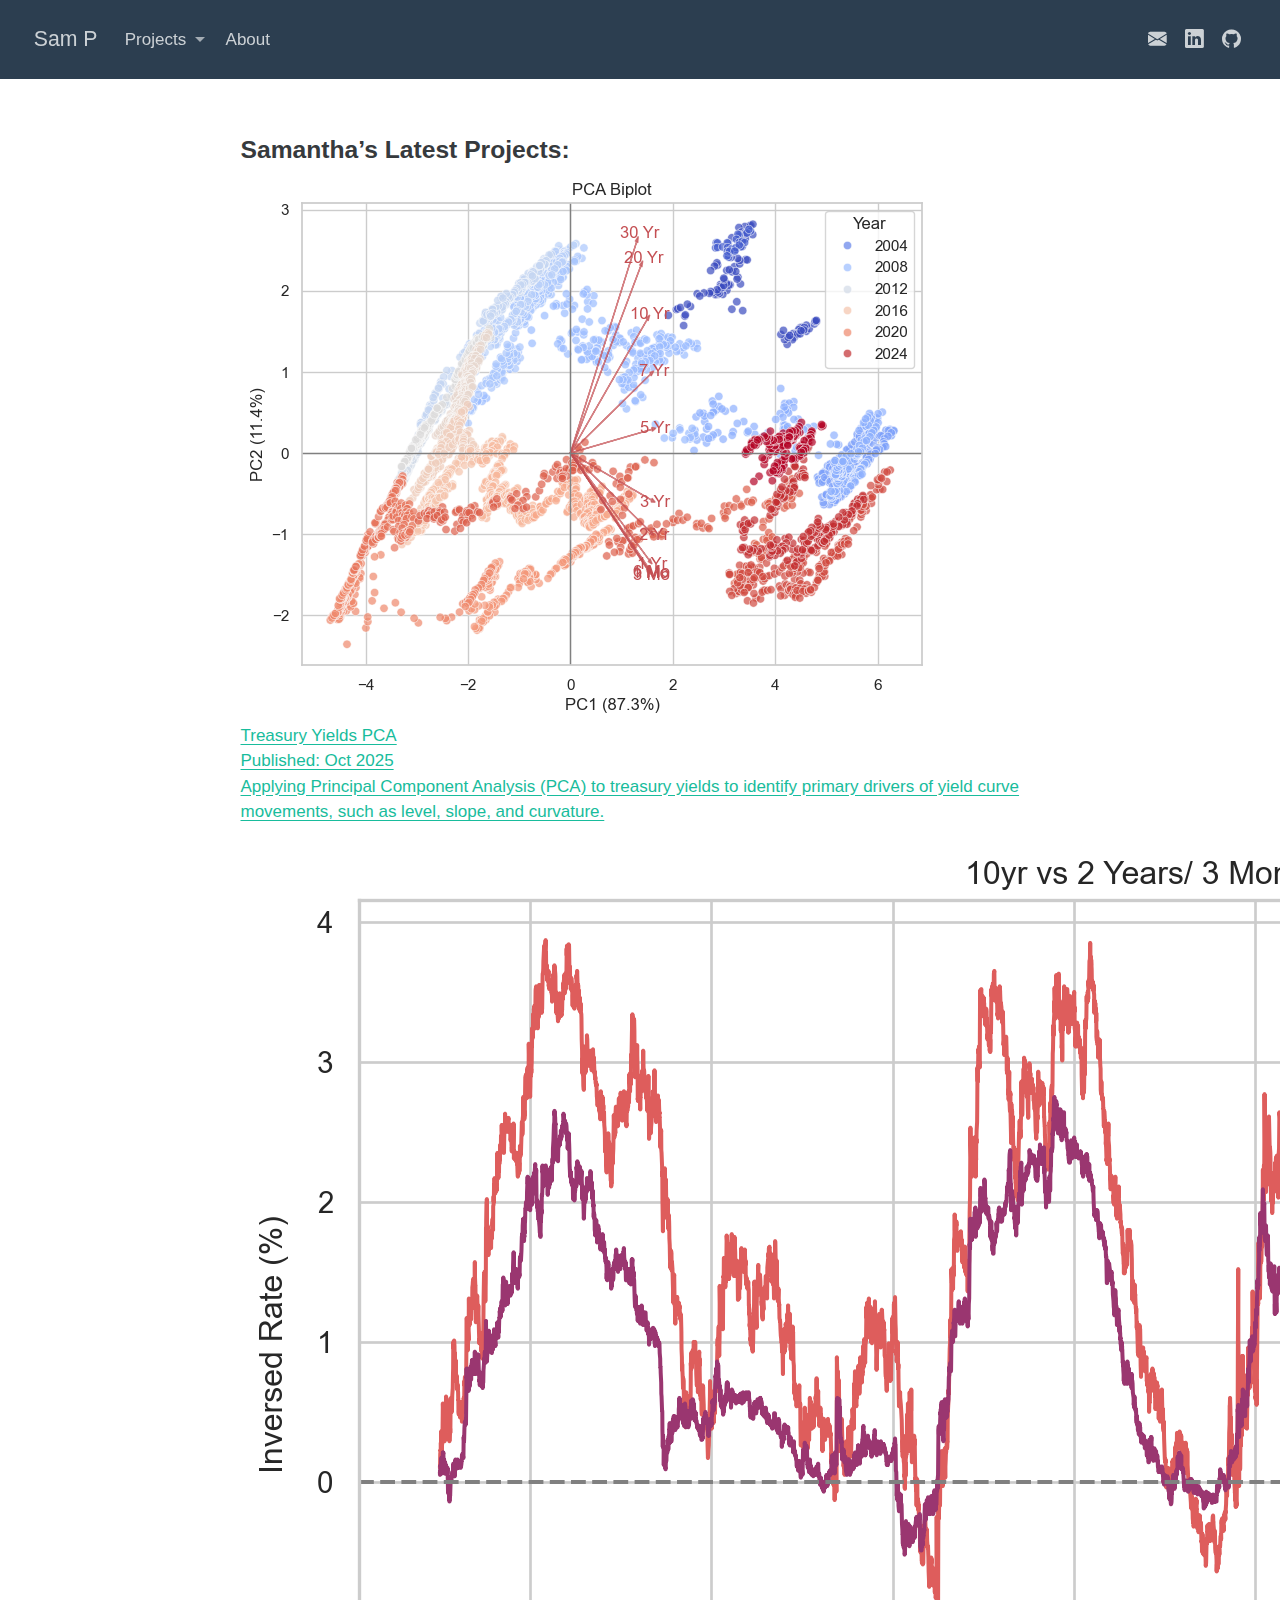
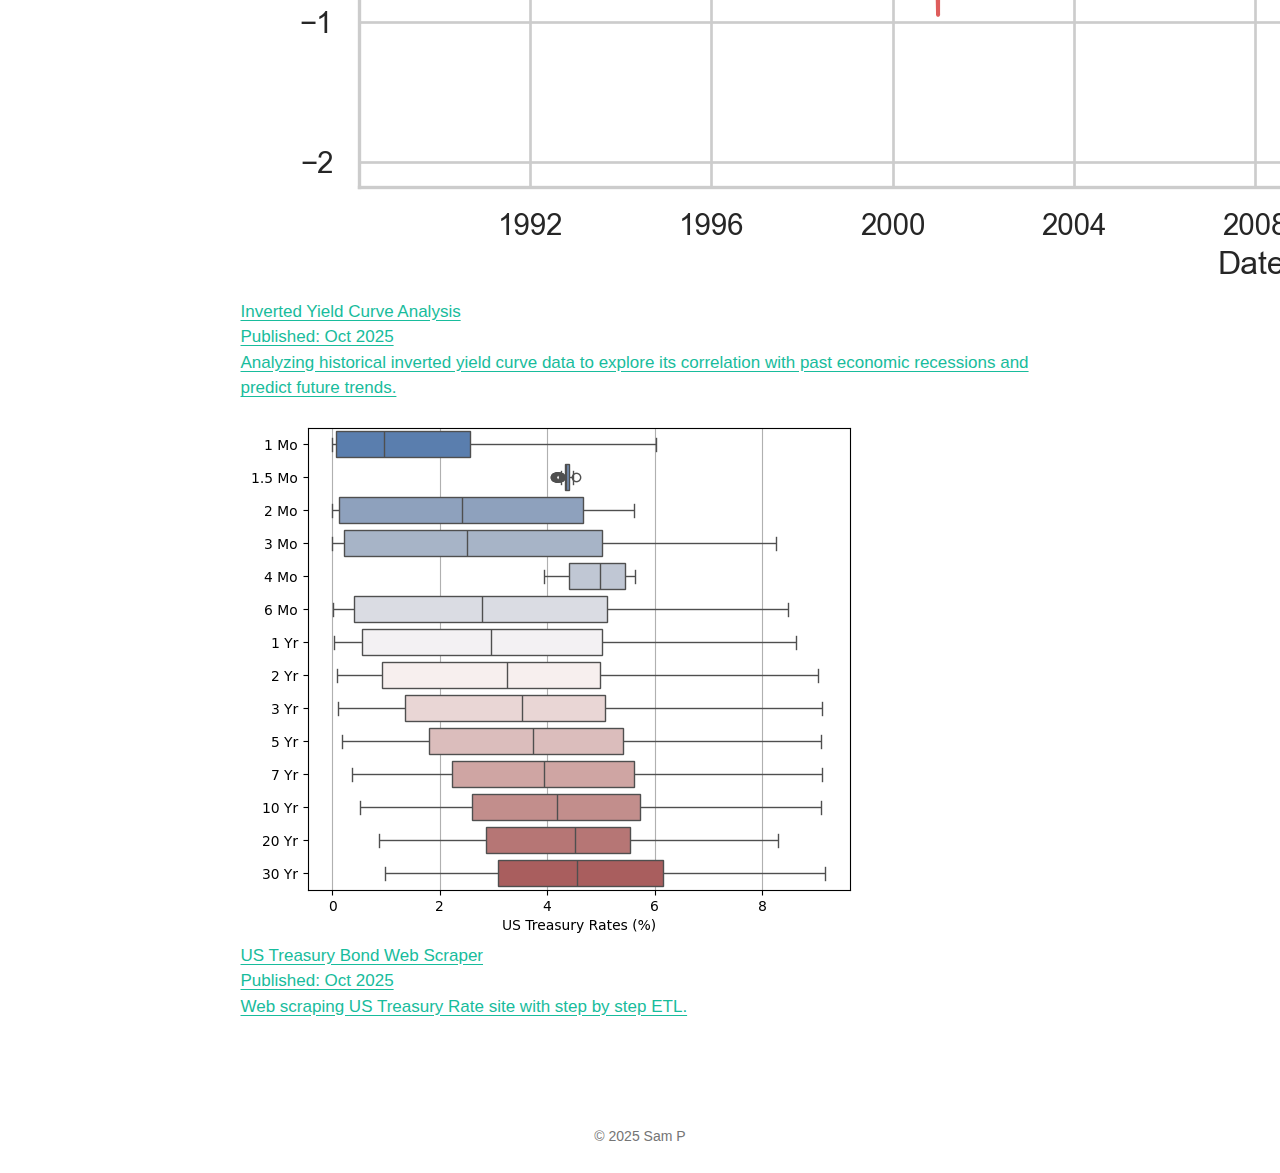
<file: docs/index.html>
<!DOCTYPE html>
<html xmlns="http://www.w3.org/1999/xhtml" lang="en" xml:lang="en"><head>

<meta charset="utf-8">
<meta name="generator" content="quarto-1.8.24">

<meta name="viewport" content="width=device-width, initial-scale=1.0, user-scalable=yes">


<title>Sam P</title>
<style>
code{white-space: pre-wrap;}
span.smallcaps{font-variant: small-caps;}
div.columns{display: flex; gap: min(4vw, 1.5em);}
div.column{flex: auto; overflow-x: auto;}
div.hanging-indent{margin-left: 1.5em; text-indent: -1.5em;}
ul.task-list{list-style: none;}
ul.task-list li input[type="checkbox"] {
  width: 0.8em;
  margin: 0 0.8em 0.2em -1em; /* quarto-specific, see https://github.com/quarto-dev/quarto-cli/issues/4556 */ 
  vertical-align: middle;
}
</style>


<script src="site_libs/quarto-nav/quarto-nav.js"></script>
<script src="site_libs/quarto-nav/headroom.min.js"></script>
<script src="site_libs/clipboard/clipboard.min.js"></script>
<script src="site_libs/quarto-search/autocomplete.umd.js"></script>
<script src="site_libs/quarto-search/fuse.min.js"></script>
<script src="site_libs/quarto-search/quarto-search.js"></script>
<meta name="quarto:offset" content="./">
<script src="site_libs/quarto-html/quarto.js" type="module"></script>
<script src="site_libs/quarto-html/tabsets/tabsets.js" type="module"></script>
<script src="site_libs/quarto-html/axe/axe-check.js" type="module"></script>
<script src="site_libs/quarto-html/popper.min.js"></script>
<script src="site_libs/quarto-html/tippy.umd.min.js"></script>
<script src="site_libs/quarto-html/anchor.min.js"></script>
<link href="site_libs/quarto-html/tippy.css" rel="stylesheet">
<link href="site_libs/quarto-html/quarto-syntax-highlighting-dc55a5b9e770e841cd82e46aadbfb9b0.css" rel="stylesheet" id="quarto-text-highlighting-styles">
<script src="site_libs/bootstrap/bootstrap.min.js"></script>
<link href="site_libs/bootstrap/bootstrap-icons.css" rel="stylesheet">
<link href="site_libs/bootstrap/bootstrap-ffa9a6279353761231ec249df0a7fdd3.min.css" rel="stylesheet" append-hash="true" id="quarto-bootstrap" data-mode="light">
<script id="quarto-search-options" type="application/json">{
  "location": "navbar",
  "copy-button": false,
  "collapse-after": 3,
  "panel-placement": "end",
  "type": "overlay",
  "limit": 50,
  "keyboard-shortcut": [
    "f",
    "/",
    "s"
  ],
  "show-item-context": false,
  "language": {
    "search-no-results-text": "No results",
    "search-matching-documents-text": "matching documents",
    "search-copy-link-title": "Copy link to search",
    "search-hide-matches-text": "Hide additional matches",
    "search-more-match-text": "more match in this document",
    "search-more-matches-text": "more matches in this document",
    "search-clear-button-title": "Clear",
    "search-text-placeholder": "",
    "search-detached-cancel-button-title": "Cancel",
    "search-submit-button-title": "Submit",
    "search-label": "Search"
  }
}</script>


<link rel="stylesheet" href="styles.css">
</head>

<body class="nav-fixed fullcontent quarto-light">

<div id="quarto-search-results"></div>
  <header id="quarto-header" class="headroom fixed-top">
    <nav class="navbar navbar-expand-lg " data-bs-theme="dark">
      <div class="navbar-container container-fluid">
      <div class="navbar-brand-container mx-auto">
    <a href="./index.html" class="navbar-brand navbar-brand-logo">
    </a>
    <a class="navbar-brand" href="./index.html">
    <span class="navbar-title">Sam P</span>
    </a>
  </div>
          <button class="navbar-toggler" type="button" data-bs-toggle="collapse" data-bs-target="#navbarCollapse" aria-controls="navbarCollapse" role="menu" aria-expanded="false" aria-label="Toggle navigation" onclick="if (window.quartoToggleHeadroom) { window.quartoToggleHeadroom(); }">
  <span class="navbar-toggler-icon"></span>
</button>
          <div class="collapse navbar-collapse" id="navbarCollapse">
            <ul class="navbar-nav navbar-nav-scroll me-auto">
  <li class="nav-item dropdown ">
    <a class="nav-link dropdown-toggle" href="#" id="nav-menu-projects" role="link" data-bs-toggle="dropdown" aria-expanded="false">
 <span class="menu-text">Projects</span>
    </a>
    <ul class="dropdown-menu" aria-labelledby="nav-menu-projects">    
        <li>
    <a class="dropdown-item" href="./webScraper.html">
 <span class="dropdown-text">US Treasury Bond Web Scraper</span></a>
  </li>  
        <li>
    <a class="dropdown-item" href="./invertedYieldCurve.html">
 <span class="dropdown-text">Inverted Yield Curve Analysis</span></a>
  </li>  
        <li>
    <a class="dropdown-item" href="./PCA.html">
 <span class="dropdown-text">Treasury Yields PCA</span></a>
  </li>  
    </ul>
  </li>
  <li class="nav-item">
    <a class="nav-link" href="./about.html"> 
<span class="menu-text">About</span></a>
  </li>  
</ul>
            <ul class="navbar-nav navbar-nav-scroll ms-auto">
  <li class="nav-item compact">
    <a class="nav-link" href="mailto:theflow365@emailhub.kr"> <i class="bi bi-envelope-fill" role="img">
</i> 
<span class="menu-text"></span></a>
  </li>  
  <li class="nav-item compact">
    <a class="nav-link" href="https://www.linkedin.com/in/samantha-p5221/" target="_blank"> <i class="bi bi-linkedin" role="img">
</i> 
<span class="menu-text"></span></a>
  </li>  
  <li class="nav-item compact">
    <a class="nav-link" href="https://github.com/Pylon521/" target="_blank"> <i class="bi bi-github" role="img">
</i> 
<span class="menu-text"></span></a>
  </li>  
</ul>
          </div> <!-- /navcollapse -->
            <div class="quarto-navbar-tools">
</div>
      </div> <!-- /container-fluid -->
    </nav>
</header>
<!-- content -->
<div id="quarto-content" class="quarto-container page-columns page-rows-contents page-layout-article page-navbar">
<!-- sidebar -->
<!-- margin-sidebar -->
    
<!-- main -->
<main class="content" id="quarto-document-content"><header id="title-block-header" class="quarto-title-block"></header>




<!-- --- 
title: "Home"
--- -->
<!-- See [Projects](analysis.qmd) tab for latest work. -->
<!-- #### Area of Interest -->
<section id="samanthas-latest-projects" class="level3">
<h3 class="anchored" data-anchor-id="samanthas-latest-projects">Samantha’s Latest Projects:</h3>
<div class="project-list">
<a href="./PCA.html" class="project-item"> <img src="media/cell-9-output-1.png" alt="PCA of Treasury Yields project image">
<div class="project-content">
<div class="project-title">
Treasury Yields PCA
</div>
<div class="project-date">
Published: Oct 2025
</div>
<div class="project-summary">
Applying Principal Component Analysis (PCA) to treasury yields to identify primary drivers of yield curve movements, such as level, slope, and curvature.
</div>
</div>
</a><p><a href="./PCA.html" class="project-item"></a></p>
<a href="./invertedYieldCurve.html" class="project-item"> <img src="media/cell-3-output-1.png" alt="Inverted Yield Curve Analysis project image">
<div class="project-content">
<div class="project-title">
Inverted Yield Curve Analysis
</div>
<div class="project-date">
Published: Oct 2025
</div>
<div class="project-summary">
Analyzing historical inverted yield curve data to explore its correlation with past economic recessions and predict future trends.
</div>
</div>
</a><p><a href="./invertedYieldCurve.html" class="project-item"></a></p>
<a href="./webScraper.html" class="project-item"> <img src="media/cell-4-output-1.png" alt="US Treasury Bond Web Scraper project image">
<div class="project-content">
<div class="project-title">
US Treasury Bond Web Scraper
</div>
<div class="project-date">
Published: Oct 2025
</div>
<div class="project-summary">
Web scraping US Treasury Rate site with step by step ETL.
</div>
</div>
</a><p><a href="./webScraper.html" class="project-item"></a></p>
</div>


</section>

</main> <!-- /main -->
<script id="quarto-html-after-body" type="application/javascript">
  window.document.addEventListener("DOMContentLoaded", function (event) {
    const icon = "";
    const anchorJS = new window.AnchorJS();
    anchorJS.options = {
      placement: 'right',
      icon: icon
    };
    anchorJS.add('.anchored');
    const isCodeAnnotation = (el) => {
      for (const clz of el.classList) {
        if (clz.startsWith('code-annotation-')) {                     
          return true;
        }
      }
      return false;
    }
    const onCopySuccess = function(e) {
      // button target
      const button = e.trigger;
      // don't keep focus
      button.blur();
      // flash "checked"
      button.classList.add('code-copy-button-checked');
      var currentTitle = button.getAttribute("title");
      button.setAttribute("title", "Copied!");
      let tooltip;
      if (window.bootstrap) {
        button.setAttribute("data-bs-toggle", "tooltip");
        button.setAttribute("data-bs-placement", "left");
        button.setAttribute("data-bs-title", "Copied!");
        tooltip = new bootstrap.Tooltip(button, 
          { trigger: "manual", 
            customClass: "code-copy-button-tooltip",
            offset: [0, -8]});
        tooltip.show();    
      }
      setTimeout(function() {
        if (tooltip) {
          tooltip.hide();
          button.removeAttribute("data-bs-title");
          button.removeAttribute("data-bs-toggle");
          button.removeAttribute("data-bs-placement");
        }
        button.setAttribute("title", currentTitle);
        button.classList.remove('code-copy-button-checked');
      }, 1000);
      // clear code selection
      e.clearSelection();
    }
    const getTextToCopy = function(trigger) {
      const outerScaffold = trigger.parentElement.cloneNode(true);
      const codeEl = outerScaffold.querySelector('code');
      for (const childEl of codeEl.children) {
        if (isCodeAnnotation(childEl)) {
          childEl.remove();
        }
      }
      return codeEl.innerText;
    }
    const clipboard = new window.ClipboardJS('.code-copy-button:not([data-in-quarto-modal])', {
      text: getTextToCopy
    });
    clipboard.on('success', onCopySuccess);
    if (window.document.getElementById('quarto-embedded-source-code-modal')) {
      const clipboardModal = new window.ClipboardJS('.code-copy-button[data-in-quarto-modal]', {
        text: getTextToCopy,
        container: window.document.getElementById('quarto-embedded-source-code-modal')
      });
      clipboardModal.on('success', onCopySuccess);
    }
      var localhostRegex = new RegExp(/^(?:http|https):\/\/localhost\:?[0-9]*\//);
      var mailtoRegex = new RegExp(/^mailto:/);
        var filterRegex = new RegExp('/' + window.location.host + '/');
      var isInternal = (href) => {
          return filterRegex.test(href) || localhostRegex.test(href) || mailtoRegex.test(href);
      }
      // Inspect non-navigation links and adorn them if external
     var links = window.document.querySelectorAll('a[href]:not(.nav-link):not(.navbar-brand):not(.toc-action):not(.sidebar-link):not(.sidebar-item-toggle):not(.pagination-link):not(.no-external):not([aria-hidden]):not(.dropdown-item):not(.quarto-navigation-tool):not(.about-link)');
      for (var i=0; i<links.length; i++) {
        const link = links[i];
        if (!isInternal(link.href)) {
          // undo the damage that might have been done by quarto-nav.js in the case of
          // links that we want to consider external
          if (link.dataset.originalHref !== undefined) {
            link.href = link.dataset.originalHref;
          }
        }
      }
    function tippyHover(el, contentFn, onTriggerFn, onUntriggerFn) {
      const config = {
        allowHTML: true,
        maxWidth: 500,
        delay: 100,
        arrow: false,
        appendTo: function(el) {
            return el.parentElement;
        },
        interactive: true,
        interactiveBorder: 10,
        theme: 'quarto',
        placement: 'bottom-start',
      };
      if (contentFn) {
        config.content = contentFn;
      }
      if (onTriggerFn) {
        config.onTrigger = onTriggerFn;
      }
      if (onUntriggerFn) {
        config.onUntrigger = onUntriggerFn;
      }
      window.tippy(el, config); 
    }
    const noterefs = window.document.querySelectorAll('a[role="doc-noteref"]');
    for (var i=0; i<noterefs.length; i++) {
      const ref = noterefs[i];
      tippyHover(ref, function() {
        // use id or data attribute instead here
        let href = ref.getAttribute('data-footnote-href') || ref.getAttribute('href');
        try { href = new URL(href).hash; } catch {}
        const id = href.replace(/^#\/?/, "");
        const note = window.document.getElementById(id);
        if (note) {
          return note.innerHTML;
        } else {
          return "";
        }
      });
    }
    const xrefs = window.document.querySelectorAll('a.quarto-xref');
    const processXRef = (id, note) => {
      // Strip column container classes
      const stripColumnClz = (el) => {
        el.classList.remove("page-full", "page-columns");
        if (el.children) {
          for (const child of el.children) {
            stripColumnClz(child);
          }
        }
      }
      stripColumnClz(note)
      if (id === null || id.startsWith('sec-')) {
        // Special case sections, only their first couple elements
        const container = document.createElement("div");
        if (note.children && note.children.length > 2) {
          container.appendChild(note.children[0].cloneNode(true));
          for (let i = 1; i < note.children.length; i++) {
            const child = note.children[i];
            if (child.tagName === "P" && child.innerText === "") {
              continue;
            } else {
              container.appendChild(child.cloneNode(true));
              break;
            }
          }
          if (window.Quarto?.typesetMath) {
            window.Quarto.typesetMath(container);
          }
          return container.innerHTML
        } else {
          if (window.Quarto?.typesetMath) {
            window.Quarto.typesetMath(note);
          }
          return note.innerHTML;
        }
      } else {
        // Remove any anchor links if they are present
        const anchorLink = note.querySelector('a.anchorjs-link');
        if (anchorLink) {
          anchorLink.remove();
        }
        if (window.Quarto?.typesetMath) {
          window.Quarto.typesetMath(note);
        }
        if (note.classList.contains("callout")) {
          return note.outerHTML;
        } else {
          return note.innerHTML;
        }
      }
    }
    for (var i=0; i<xrefs.length; i++) {
      const xref = xrefs[i];
      tippyHover(xref, undefined, function(instance) {
        instance.disable();
        let url = xref.getAttribute('href');
        let hash = undefined; 
        if (url.startsWith('#')) {
          hash = url;
        } else {
          try { hash = new URL(url).hash; } catch {}
        }
        if (hash) {
          const id = hash.replace(/^#\/?/, "");
          const note = window.document.getElementById(id);
          if (note !== null) {
            try {
              const html = processXRef(id, note.cloneNode(true));
              instance.setContent(html);
            } finally {
              instance.enable();
              instance.show();
            }
          } else {
            // See if we can fetch this
            fetch(url.split('#')[0])
            .then(res => res.text())
            .then(html => {
              const parser = new DOMParser();
              const htmlDoc = parser.parseFromString(html, "text/html");
              const note = htmlDoc.getElementById(id);
              if (note !== null) {
                const html = processXRef(id, note);
                instance.setContent(html);
              } 
            }).finally(() => {
              instance.enable();
              instance.show();
            });
          }
        } else {
          // See if we can fetch a full url (with no hash to target)
          // This is a special case and we should probably do some content thinning / targeting
          fetch(url)
          .then(res => res.text())
          .then(html => {
            const parser = new DOMParser();
            const htmlDoc = parser.parseFromString(html, "text/html");
            const note = htmlDoc.querySelector('main.content');
            if (note !== null) {
              // This should only happen for chapter cross references
              // (since there is no id in the URL)
              // remove the first header
              if (note.children.length > 0 && note.children[0].tagName === "HEADER") {
                note.children[0].remove();
              }
              const html = processXRef(null, note);
              instance.setContent(html);
            } 
          }).finally(() => {
            instance.enable();
            instance.show();
          });
        }
      }, function(instance) {
      });
    }
        let selectedAnnoteEl;
        const selectorForAnnotation = ( cell, annotation) => {
          let cellAttr = 'data-code-cell="' + cell + '"';
          let lineAttr = 'data-code-annotation="' +  annotation + '"';
          const selector = 'span[' + cellAttr + '][' + lineAttr + ']';
          return selector;
        }
        const selectCodeLines = (annoteEl) => {
          const doc = window.document;
          const targetCell = annoteEl.getAttribute("data-target-cell");
          const targetAnnotation = annoteEl.getAttribute("data-target-annotation");
          const annoteSpan = window.document.querySelector(selectorForAnnotation(targetCell, targetAnnotation));
          const lines = annoteSpan.getAttribute("data-code-lines").split(",");
          const lineIds = lines.map((line) => {
            return targetCell + "-" + line;
          })
          let top = null;
          let height = null;
          let parent = null;
          if (lineIds.length > 0) {
              //compute the position of the single el (top and bottom and make a div)
              const el = window.document.getElementById(lineIds[0]);
              top = el.offsetTop;
              height = el.offsetHeight;
              parent = el.parentElement.parentElement;
            if (lineIds.length > 1) {
              const lastEl = window.document.getElementById(lineIds[lineIds.length - 1]);
              const bottom = lastEl.offsetTop + lastEl.offsetHeight;
              height = bottom - top;
            }
            if (top !== null && height !== null && parent !== null) {
              // cook up a div (if necessary) and position it 
              let div = window.document.getElementById("code-annotation-line-highlight");
              if (div === null) {
                div = window.document.createElement("div");
                div.setAttribute("id", "code-annotation-line-highlight");
                div.style.position = 'absolute';
                parent.appendChild(div);
              }
              div.style.top = top - 2 + "px";
              div.style.height = height + 4 + "px";
              div.style.left = 0;
              let gutterDiv = window.document.getElementById("code-annotation-line-highlight-gutter");
              if (gutterDiv === null) {
                gutterDiv = window.document.createElement("div");
                gutterDiv.setAttribute("id", "code-annotation-line-highlight-gutter");
                gutterDiv.style.position = 'absolute';
                const codeCell = window.document.getElementById(targetCell);
                const gutter = codeCell.querySelector('.code-annotation-gutter');
                gutter.appendChild(gutterDiv);
              }
              gutterDiv.style.top = top - 2 + "px";
              gutterDiv.style.height = height + 4 + "px";
            }
            selectedAnnoteEl = annoteEl;
          }
        };
        const unselectCodeLines = () => {
          const elementsIds = ["code-annotation-line-highlight", "code-annotation-line-highlight-gutter"];
          elementsIds.forEach((elId) => {
            const div = window.document.getElementById(elId);
            if (div) {
              div.remove();
            }
          });
          selectedAnnoteEl = undefined;
        };
          // Handle positioning of the toggle
      window.addEventListener(
        "resize",
        throttle(() => {
          elRect = undefined;
          if (selectedAnnoteEl) {
            selectCodeLines(selectedAnnoteEl);
          }
        }, 10)
      );
      function throttle(fn, ms) {
      let throttle = false;
      let timer;
        return (...args) => {
          if(!throttle) { // first call gets through
              fn.apply(this, args);
              throttle = true;
          } else { // all the others get throttled
              if(timer) clearTimeout(timer); // cancel #2
              timer = setTimeout(() => {
                fn.apply(this, args);
                timer = throttle = false;
              }, ms);
          }
        };
      }
        // Attach click handler to the DT
        const annoteDls = window.document.querySelectorAll('dt[data-target-cell]');
        for (const annoteDlNode of annoteDls) {
          annoteDlNode.addEventListener('click', (event) => {
            const clickedEl = event.target;
            if (clickedEl !== selectedAnnoteEl) {
              unselectCodeLines();
              const activeEl = window.document.querySelector('dt[data-target-cell].code-annotation-active');
              if (activeEl) {
                activeEl.classList.remove('code-annotation-active');
              }
              selectCodeLines(clickedEl);
              clickedEl.classList.add('code-annotation-active');
            } else {
              // Unselect the line
              unselectCodeLines();
              clickedEl.classList.remove('code-annotation-active');
            }
          });
        }
    const findCites = (el) => {
      const parentEl = el.parentElement;
      if (parentEl) {
        const cites = parentEl.dataset.cites;
        if (cites) {
          return {
            el,
            cites: cites.split(' ')
          };
        } else {
          return findCites(el.parentElement)
        }
      } else {
        return undefined;
      }
    };
    var bibliorefs = window.document.querySelectorAll('a[role="doc-biblioref"]');
    for (var i=0; i<bibliorefs.length; i++) {
      const ref = bibliorefs[i];
      const citeInfo = findCites(ref);
      if (citeInfo) {
        tippyHover(citeInfo.el, function() {
          var popup = window.document.createElement('div');
          citeInfo.cites.forEach(function(cite) {
            var citeDiv = window.document.createElement('div');
            citeDiv.classList.add('hanging-indent');
            citeDiv.classList.add('csl-entry');
            var biblioDiv = window.document.getElementById('ref-' + cite);
            if (biblioDiv) {
              citeDiv.innerHTML = biblioDiv.innerHTML;
            }
            popup.appendChild(citeDiv);
          });
          return popup.innerHTML;
        });
      }
    }
  });
  </script>
</div> <!-- /content -->
<footer class="footer">
  <div class="nav-footer">
    <div class="nav-footer-left">
      &nbsp;
    </div>   
    <div class="nav-footer-center">
      <ul class="footer-items list-unstyled">
    <li class="nav-item">
 © 2025 Sam P
  </li>  
</ul>
    </div>
    <div class="nav-footer-right">
      &nbsp;
    </div>
  </div>
</footer>




</body></html>
</file>
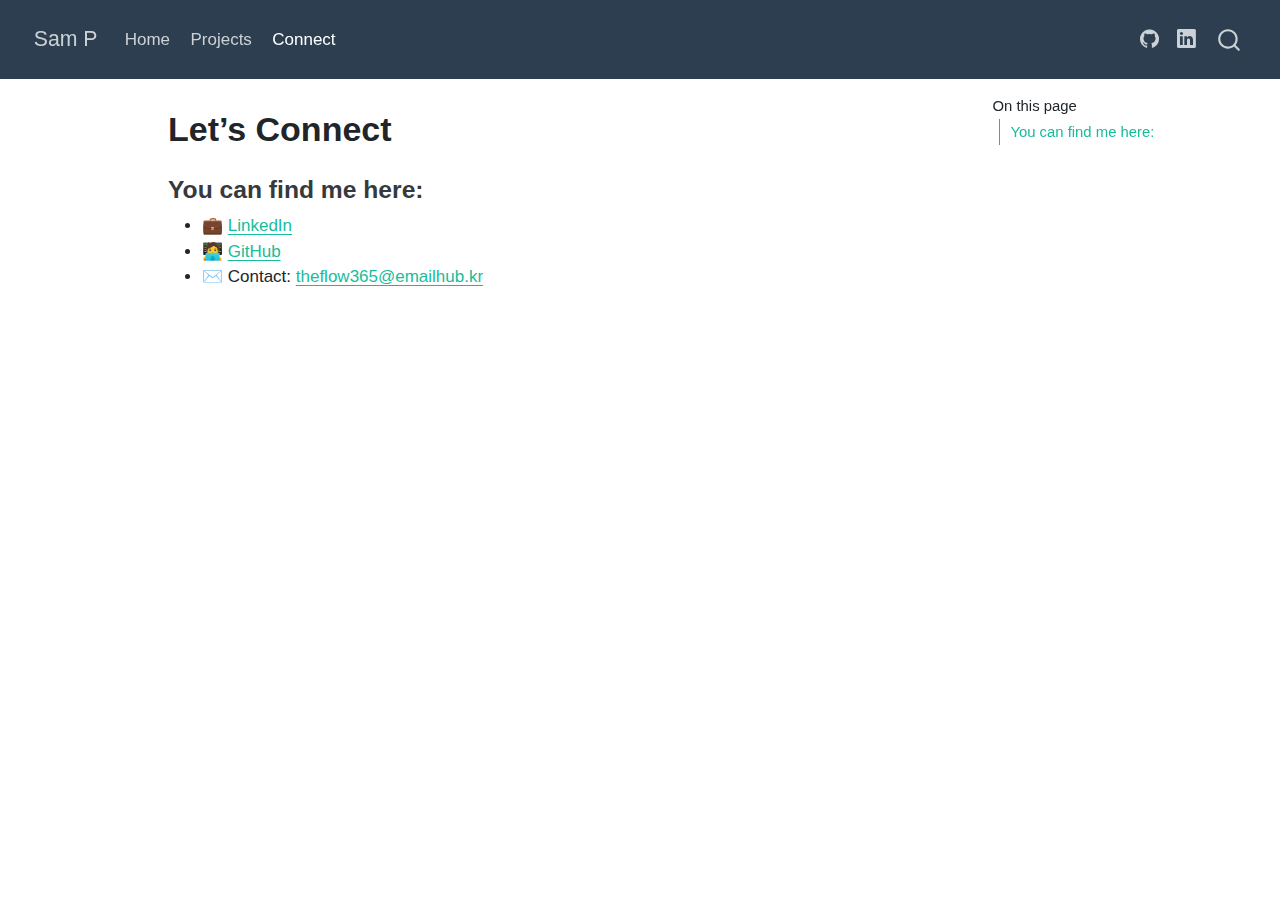
<file: docs/about.html>
<!DOCTYPE html>
<html xmlns="http://www.w3.org/1999/xhtml" lang="en" xml:lang="en"><head>

<meta charset="utf-8">
<meta name="generator" content="quarto-1.8.24">

<meta name="viewport" content="width=device-width, initial-scale=1.0, user-scalable=yes">


<title>Let’s Connect – Sam P</title>
<style>
code{white-space: pre-wrap;}
span.smallcaps{font-variant: small-caps;}
div.columns{display: flex; gap: min(4vw, 1.5em);}
div.column{flex: auto; overflow-x: auto;}
div.hanging-indent{margin-left: 1.5em; text-indent: -1.5em;}
ul.task-list{list-style: none;}
ul.task-list li input[type="checkbox"] {
  width: 0.8em;
  margin: 0 0.8em 0.2em -1em; /* quarto-specific, see https://github.com/quarto-dev/quarto-cli/issues/4556 */ 
  vertical-align: middle;
}
</style>


<script src="site_libs/quarto-nav/quarto-nav.js"></script>
<script src="site_libs/quarto-nav/headroom.min.js"></script>
<script src="site_libs/clipboard/clipboard.min.js"></script>
<script src="site_libs/quarto-search/autocomplete.umd.js"></script>
<script src="site_libs/quarto-search/fuse.min.js"></script>
<script src="site_libs/quarto-search/quarto-search.js"></script>
<meta name="quarto:offset" content="./">
<script src="site_libs/quarto-html/quarto.js" type="module"></script>
<script src="site_libs/quarto-html/tabsets/tabsets.js" type="module"></script>
<script src="site_libs/quarto-html/axe/axe-check.js" type="module"></script>
<script src="site_libs/quarto-html/popper.min.js"></script>
<script src="site_libs/quarto-html/tippy.umd.min.js"></script>
<script src="site_libs/quarto-html/anchor.min.js"></script>
<link href="site_libs/quarto-html/tippy.css" rel="stylesheet">
<link href="site_libs/quarto-html/quarto-syntax-highlighting-dc55a5b9e770e841cd82e46aadbfb9b0.css" rel="stylesheet" id="quarto-text-highlighting-styles">
<script src="site_libs/bootstrap/bootstrap.min.js"></script>
<link href="site_libs/bootstrap/bootstrap-icons.css" rel="stylesheet">
<link href="site_libs/bootstrap/bootstrap-ffa9a6279353761231ec249df0a7fdd3.min.css" rel="stylesheet" append-hash="true" id="quarto-bootstrap" data-mode="light">
<script id="quarto-search-options" type="application/json">{
  "location": "navbar",
  "copy-button": false,
  "collapse-after": 3,
  "panel-placement": "end",
  "type": "overlay",
  "limit": 50,
  "keyboard-shortcut": [
    "f",
    "/",
    "s"
  ],
  "show-item-context": false,
  "language": {
    "search-no-results-text": "No results",
    "search-matching-documents-text": "matching documents",
    "search-copy-link-title": "Copy link to search",
    "search-hide-matches-text": "Hide additional matches",
    "search-more-match-text": "more match in this document",
    "search-more-matches-text": "more matches in this document",
    "search-clear-button-title": "Clear",
    "search-text-placeholder": "",
    "search-detached-cancel-button-title": "Cancel",
    "search-submit-button-title": "Submit",
    "search-label": "Search"
  }
}</script>


<link rel="stylesheet" href="styles.css">
</head>

<body class="nav-fixed quarto-light">

<div id="quarto-search-results"></div>
  <header id="quarto-header" class="headroom fixed-top">
    <nav class="navbar navbar-expand-lg " data-bs-theme="dark">
      <div class="navbar-container container-fluid">
      <div class="navbar-brand-container mx-auto">
    <a href="./index.html" class="navbar-brand navbar-brand-logo">
    </a>
    <a class="navbar-brand" href="./index.html">
    <span class="navbar-title">Sam P</span>
    </a>
  </div>
            <div id="quarto-search" class="" title="Search"></div>
          <button class="navbar-toggler" type="button" data-bs-toggle="collapse" data-bs-target="#navbarCollapse" aria-controls="navbarCollapse" role="menu" aria-expanded="false" aria-label="Toggle navigation" onclick="if (window.quartoToggleHeadroom) { window.quartoToggleHeadroom(); }">
  <span class="navbar-toggler-icon"></span>
</button>
          <div class="collapse navbar-collapse" id="navbarCollapse">
            <ul class="navbar-nav navbar-nav-scroll me-auto">
  <li class="nav-item">
    <a class="nav-link" href="./index.html"> 
<span class="menu-text">Home</span></a>
  </li>  
  <li class="nav-item">
    <a class="nav-link" href="./analysis.html"> 
<span class="menu-text">Projects</span></a>
  </li>  
  <li class="nav-item">
    <a class="nav-link active" href="./about.html" aria-current="page"> 
<span class="menu-text">Connect</span></a>
  </li>  
</ul>
            <ul class="navbar-nav navbar-nav-scroll ms-auto">
  <li class="nav-item compact">
    <a class="nav-link" href="https://github.com/Pylon521/" target="_blank"> <i class="bi bi-github" role="img">
</i> 
<span class="menu-text"></span></a>
  </li>  
  <li class="nav-item compact">
    <a class="nav-link" href="https://www.linkedin.com/in/samantha-p5221/" target="_blank"> <i class="bi bi-linkedin" role="img">
</i> 
<span class="menu-text"></span></a>
  </li>  
</ul>
          </div> <!-- /navcollapse -->
            <div class="quarto-navbar-tools">
</div>
      </div> <!-- /container-fluid -->
    </nav>
</header>
<!-- content -->
<div id="quarto-content" class="quarto-container page-columns page-rows-contents page-layout-article page-navbar">
<!-- sidebar -->
<!-- margin-sidebar -->
    <div id="quarto-margin-sidebar" class="sidebar margin-sidebar">
        <nav id="TOC" role="doc-toc" class="toc-active">
    <h2 id="toc-title">On this page</h2>
   
  <ul>
  <li><a href="#you-can-find-me-here" id="toc-you-can-find-me-here" class="nav-link active" data-scroll-target="#you-can-find-me-here">You can find me here:</a></li>
  </ul>
</nav>
    </div>
<!-- main -->
<main class="content" id="quarto-document-content">

<header id="title-block-header" class="quarto-title-block default">
<div class="quarto-title">
<h1 class="title">Let’s Connect</h1>
</div>



<div class="quarto-title-meta">

    
  
    
  </div>
  


</header>


<section id="you-can-find-me-here" class="level3">
<h3 class="anchored" data-anchor-id="you-can-find-me-here">You can find me here:</h3>
<ul>
<li>💼 <a href="https://www.linkedin.com/in/yourprofile/">LinkedIn</a></li>
<li>🧑‍💻 <a href="https://github.com/yourusername">GitHub</a> <!-- - 😎 [Instagram](https://www.instagram.com/365bench/) --></li>
<li>✉️ Contact: <a href="mailto:theflow365@emailhub.kr">theflow365@emailhub.kr</a></li>
</ul>


</section>

</main> <!-- /main -->
<script id="quarto-html-after-body" type="application/javascript">
  window.document.addEventListener("DOMContentLoaded", function (event) {
    const icon = "";
    const anchorJS = new window.AnchorJS();
    anchorJS.options = {
      placement: 'right',
      icon: icon
    };
    anchorJS.add('.anchored');
    const isCodeAnnotation = (el) => {
      for (const clz of el.classList) {
        if (clz.startsWith('code-annotation-')) {                     
          return true;
        }
      }
      return false;
    }
    const onCopySuccess = function(e) {
      // button target
      const button = e.trigger;
      // don't keep focus
      button.blur();
      // flash "checked"
      button.classList.add('code-copy-button-checked');
      var currentTitle = button.getAttribute("title");
      button.setAttribute("title", "Copied!");
      let tooltip;
      if (window.bootstrap) {
        button.setAttribute("data-bs-toggle", "tooltip");
        button.setAttribute("data-bs-placement", "left");
        button.setAttribute("data-bs-title", "Copied!");
        tooltip = new bootstrap.Tooltip(button, 
          { trigger: "manual", 
            customClass: "code-copy-button-tooltip",
            offset: [0, -8]});
        tooltip.show();    
      }
      setTimeout(function() {
        if (tooltip) {
          tooltip.hide();
          button.removeAttribute("data-bs-title");
          button.removeAttribute("data-bs-toggle");
          button.removeAttribute("data-bs-placement");
        }
        button.setAttribute("title", currentTitle);
        button.classList.remove('code-copy-button-checked');
      }, 1000);
      // clear code selection
      e.clearSelection();
    }
    const getTextToCopy = function(trigger) {
      const outerScaffold = trigger.parentElement.cloneNode(true);
      const codeEl = outerScaffold.querySelector('code');
      for (const childEl of codeEl.children) {
        if (isCodeAnnotation(childEl)) {
          childEl.remove();
        }
      }
      return codeEl.innerText;
    }
    const clipboard = new window.ClipboardJS('.code-copy-button:not([data-in-quarto-modal])', {
      text: getTextToCopy
    });
    clipboard.on('success', onCopySuccess);
    if (window.document.getElementById('quarto-embedded-source-code-modal')) {
      const clipboardModal = new window.ClipboardJS('.code-copy-button[data-in-quarto-modal]', {
        text: getTextToCopy,
        container: window.document.getElementById('quarto-embedded-source-code-modal')
      });
      clipboardModal.on('success', onCopySuccess);
    }
      var localhostRegex = new RegExp(/^(?:http|https):\/\/localhost\:?[0-9]*\//);
      var mailtoRegex = new RegExp(/^mailto:/);
        var filterRegex = new RegExp('/' + window.location.host + '/');
      var isInternal = (href) => {
          return filterRegex.test(href) || localhostRegex.test(href) || mailtoRegex.test(href);
      }
      // Inspect non-navigation links and adorn them if external
     var links = window.document.querySelectorAll('a[href]:not(.nav-link):not(.navbar-brand):not(.toc-action):not(.sidebar-link):not(.sidebar-item-toggle):not(.pagination-link):not(.no-external):not([aria-hidden]):not(.dropdown-item):not(.quarto-navigation-tool):not(.about-link)');
      for (var i=0; i<links.length; i++) {
        const link = links[i];
        if (!isInternal(link.href)) {
          // undo the damage that might have been done by quarto-nav.js in the case of
          // links that we want to consider external
          if (link.dataset.originalHref !== undefined) {
            link.href = link.dataset.originalHref;
          }
        }
      }
    function tippyHover(el, contentFn, onTriggerFn, onUntriggerFn) {
      const config = {
        allowHTML: true,
        maxWidth: 500,
        delay: 100,
        arrow: false,
        appendTo: function(el) {
            return el.parentElement;
        },
        interactive: true,
        interactiveBorder: 10,
        theme: 'quarto',
        placement: 'bottom-start',
      };
      if (contentFn) {
        config.content = contentFn;
      }
      if (onTriggerFn) {
        config.onTrigger = onTriggerFn;
      }
      if (onUntriggerFn) {
        config.onUntrigger = onUntriggerFn;
      }
      window.tippy(el, config); 
    }
    const noterefs = window.document.querySelectorAll('a[role="doc-noteref"]');
    for (var i=0; i<noterefs.length; i++) {
      const ref = noterefs[i];
      tippyHover(ref, function() {
        // use id or data attribute instead here
        let href = ref.getAttribute('data-footnote-href') || ref.getAttribute('href');
        try { href = new URL(href).hash; } catch {}
        const id = href.replace(/^#\/?/, "");
        const note = window.document.getElementById(id);
        if (note) {
          return note.innerHTML;
        } else {
          return "";
        }
      });
    }
    const xrefs = window.document.querySelectorAll('a.quarto-xref');
    const processXRef = (id, note) => {
      // Strip column container classes
      const stripColumnClz = (el) => {
        el.classList.remove("page-full", "page-columns");
        if (el.children) {
          for (const child of el.children) {
            stripColumnClz(child);
          }
        }
      }
      stripColumnClz(note)
      if (id === null || id.startsWith('sec-')) {
        // Special case sections, only their first couple elements
        const container = document.createElement("div");
        if (note.children && note.children.length > 2) {
          container.appendChild(note.children[0].cloneNode(true));
          for (let i = 1; i < note.children.length; i++) {
            const child = note.children[i];
            if (child.tagName === "P" && child.innerText === "") {
              continue;
            } else {
              container.appendChild(child.cloneNode(true));
              break;
            }
          }
          if (window.Quarto?.typesetMath) {
            window.Quarto.typesetMath(container);
          }
          return container.innerHTML
        } else {
          if (window.Quarto?.typesetMath) {
            window.Quarto.typesetMath(note);
          }
          return note.innerHTML;
        }
      } else {
        // Remove any anchor links if they are present
        const anchorLink = note.querySelector('a.anchorjs-link');
        if (anchorLink) {
          anchorLink.remove();
        }
        if (window.Quarto?.typesetMath) {
          window.Quarto.typesetMath(note);
        }
        if (note.classList.contains("callout")) {
          return note.outerHTML;
        } else {
          return note.innerHTML;
        }
      }
    }
    for (var i=0; i<xrefs.length; i++) {
      const xref = xrefs[i];
      tippyHover(xref, undefined, function(instance) {
        instance.disable();
        let url = xref.getAttribute('href');
        let hash = undefined; 
        if (url.startsWith('#')) {
          hash = url;
        } else {
          try { hash = new URL(url).hash; } catch {}
        }
        if (hash) {
          const id = hash.replace(/^#\/?/, "");
          const note = window.document.getElementById(id);
          if (note !== null) {
            try {
              const html = processXRef(id, note.cloneNode(true));
              instance.setContent(html);
            } finally {
              instance.enable();
              instance.show();
            }
          } else {
            // See if we can fetch this
            fetch(url.split('#')[0])
            .then(res => res.text())
            .then(html => {
              const parser = new DOMParser();
              const htmlDoc = parser.parseFromString(html, "text/html");
              const note = htmlDoc.getElementById(id);
              if (note !== null) {
                const html = processXRef(id, note);
                instance.setContent(html);
              } 
            }).finally(() => {
              instance.enable();
              instance.show();
            });
          }
        } else {
          // See if we can fetch a full url (with no hash to target)
          // This is a special case and we should probably do some content thinning / targeting
          fetch(url)
          .then(res => res.text())
          .then(html => {
            const parser = new DOMParser();
            const htmlDoc = parser.parseFromString(html, "text/html");
            const note = htmlDoc.querySelector('main.content');
            if (note !== null) {
              // This should only happen for chapter cross references
              // (since there is no id in the URL)
              // remove the first header
              if (note.children.length > 0 && note.children[0].tagName === "HEADER") {
                note.children[0].remove();
              }
              const html = processXRef(null, note);
              instance.setContent(html);
            } 
          }).finally(() => {
            instance.enable();
            instance.show();
          });
        }
      }, function(instance) {
      });
    }
        let selectedAnnoteEl;
        const selectorForAnnotation = ( cell, annotation) => {
          let cellAttr = 'data-code-cell="' + cell + '"';
          let lineAttr = 'data-code-annotation="' +  annotation + '"';
          const selector = 'span[' + cellAttr + '][' + lineAttr + ']';
          return selector;
        }
        const selectCodeLines = (annoteEl) => {
          const doc = window.document;
          const targetCell = annoteEl.getAttribute("data-target-cell");
          const targetAnnotation = annoteEl.getAttribute("data-target-annotation");
          const annoteSpan = window.document.querySelector(selectorForAnnotation(targetCell, targetAnnotation));
          const lines = annoteSpan.getAttribute("data-code-lines").split(",");
          const lineIds = lines.map((line) => {
            return targetCell + "-" + line;
          })
          let top = null;
          let height = null;
          let parent = null;
          if (lineIds.length > 0) {
              //compute the position of the single el (top and bottom and make a div)
              const el = window.document.getElementById(lineIds[0]);
              top = el.offsetTop;
              height = el.offsetHeight;
              parent = el.parentElement.parentElement;
            if (lineIds.length > 1) {
              const lastEl = window.document.getElementById(lineIds[lineIds.length - 1]);
              const bottom = lastEl.offsetTop + lastEl.offsetHeight;
              height = bottom - top;
            }
            if (top !== null && height !== null && parent !== null) {
              // cook up a div (if necessary) and position it 
              let div = window.document.getElementById("code-annotation-line-highlight");
              if (div === null) {
                div = window.document.createElement("div");
                div.setAttribute("id", "code-annotation-line-highlight");
                div.style.position = 'absolute';
                parent.appendChild(div);
              }
              div.style.top = top - 2 + "px";
              div.style.height = height + 4 + "px";
              div.style.left = 0;
              let gutterDiv = window.document.getElementById("code-annotation-line-highlight-gutter");
              if (gutterDiv === null) {
                gutterDiv = window.document.createElement("div");
                gutterDiv.setAttribute("id", "code-annotation-line-highlight-gutter");
                gutterDiv.style.position = 'absolute';
                const codeCell = window.document.getElementById(targetCell);
                const gutter = codeCell.querySelector('.code-annotation-gutter');
                gutter.appendChild(gutterDiv);
              }
              gutterDiv.style.top = top - 2 + "px";
              gutterDiv.style.height = height + 4 + "px";
            }
            selectedAnnoteEl = annoteEl;
          }
        };
        const unselectCodeLines = () => {
          const elementsIds = ["code-annotation-line-highlight", "code-annotation-line-highlight-gutter"];
          elementsIds.forEach((elId) => {
            const div = window.document.getElementById(elId);
            if (div) {
              div.remove();
            }
          });
          selectedAnnoteEl = undefined;
        };
          // Handle positioning of the toggle
      window.addEventListener(
        "resize",
        throttle(() => {
          elRect = undefined;
          if (selectedAnnoteEl) {
            selectCodeLines(selectedAnnoteEl);
          }
        }, 10)
      );
      function throttle(fn, ms) {
      let throttle = false;
      let timer;
        return (...args) => {
          if(!throttle) { // first call gets through
              fn.apply(this, args);
              throttle = true;
          } else { // all the others get throttled
              if(timer) clearTimeout(timer); // cancel #2
              timer = setTimeout(() => {
                fn.apply(this, args);
                timer = throttle = false;
              }, ms);
          }
        };
      }
        // Attach click handler to the DT
        const annoteDls = window.document.querySelectorAll('dt[data-target-cell]');
        for (const annoteDlNode of annoteDls) {
          annoteDlNode.addEventListener('click', (event) => {
            const clickedEl = event.target;
            if (clickedEl !== selectedAnnoteEl) {
              unselectCodeLines();
              const activeEl = window.document.querySelector('dt[data-target-cell].code-annotation-active');
              if (activeEl) {
                activeEl.classList.remove('code-annotation-active');
              }
              selectCodeLines(clickedEl);
              clickedEl.classList.add('code-annotation-active');
            } else {
              // Unselect the line
              unselectCodeLines();
              clickedEl.classList.remove('code-annotation-active');
            }
          });
        }
    const findCites = (el) => {
      const parentEl = el.parentElement;
      if (parentEl) {
        const cites = parentEl.dataset.cites;
        if (cites) {
          return {
            el,
            cites: cites.split(' ')
          };
        } else {
          return findCites(el.parentElement)
        }
      } else {
        return undefined;
      }
    };
    var bibliorefs = window.document.querySelectorAll('a[role="doc-biblioref"]');
    for (var i=0; i<bibliorefs.length; i++) {
      const ref = bibliorefs[i];
      const citeInfo = findCites(ref);
      if (citeInfo) {
        tippyHover(citeInfo.el, function() {
          var popup = window.document.createElement('div');
          citeInfo.cites.forEach(function(cite) {
            var citeDiv = window.document.createElement('div');
            citeDiv.classList.add('hanging-indent');
            citeDiv.classList.add('csl-entry');
            var biblioDiv = window.document.getElementById('ref-' + cite);
            if (biblioDiv) {
              citeDiv.innerHTML = biblioDiv.innerHTML;
            }
            popup.appendChild(citeDiv);
          });
          return popup.innerHTML;
        });
      }
    }
  });
  </script>
</div> <!-- /content -->




</body></html>
</file>
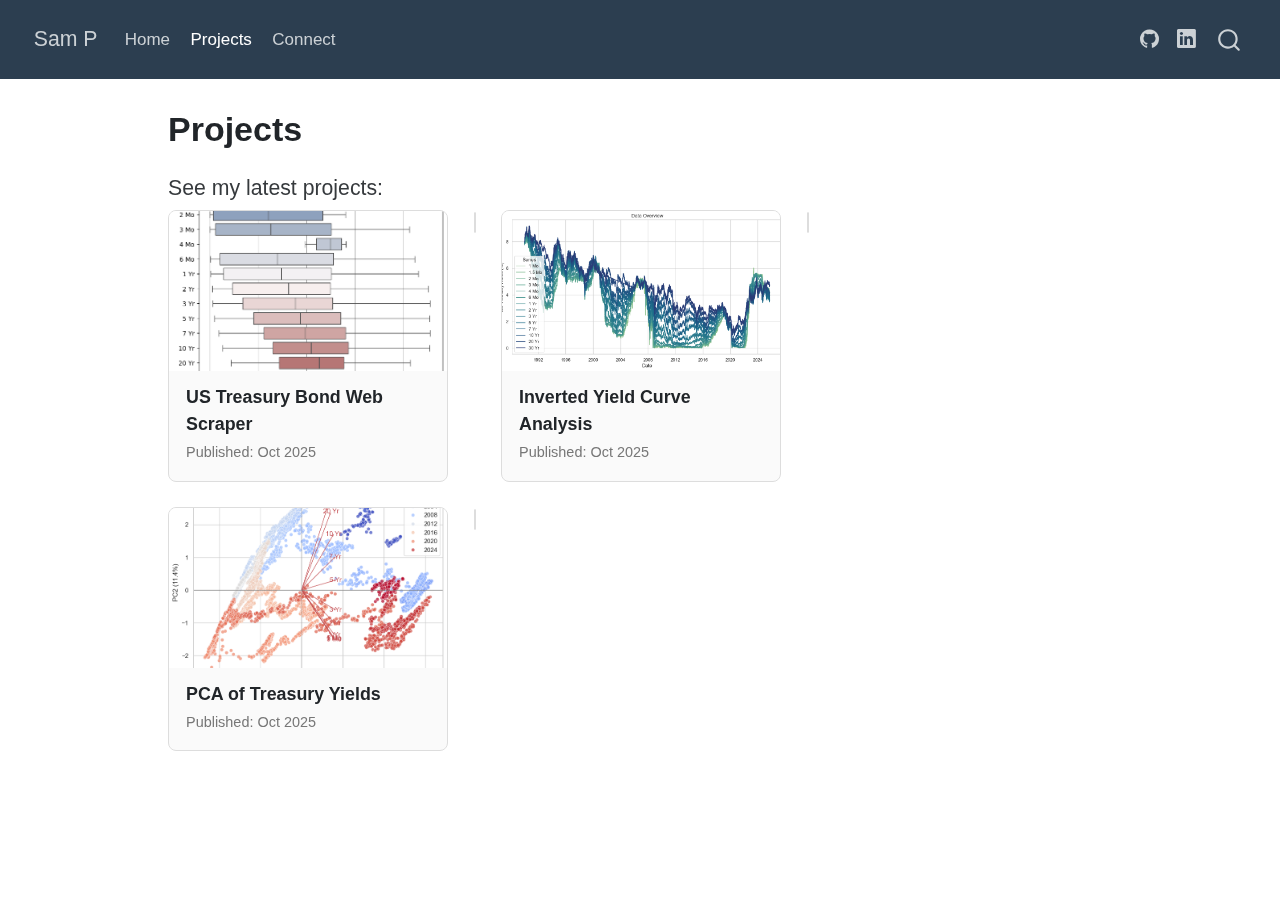
<file: docs/analysis.html>
<!DOCTYPE html>
<html xmlns="http://www.w3.org/1999/xhtml" lang="en" xml:lang="en"><head>

<meta charset="utf-8">
<meta name="generator" content="quarto-1.8.24">

<meta name="viewport" content="width=device-width, initial-scale=1.0, user-scalable=yes">


<title>Projects – Sam P</title>
<style>
code{white-space: pre-wrap;}
span.smallcaps{font-variant: small-caps;}
div.columns{display: flex; gap: min(4vw, 1.5em);}
div.column{flex: auto; overflow-x: auto;}
div.hanging-indent{margin-left: 1.5em; text-indent: -1.5em;}
ul.task-list{list-style: none;}
ul.task-list li input[type="checkbox"] {
  width: 0.8em;
  margin: 0 0.8em 0.2em -1em; /* quarto-specific, see https://github.com/quarto-dev/quarto-cli/issues/4556 */ 
  vertical-align: middle;
}
</style>


<script src="site_libs/quarto-nav/quarto-nav.js"></script>
<script src="site_libs/quarto-nav/headroom.min.js"></script>
<script src="site_libs/clipboard/clipboard.min.js"></script>
<script src="site_libs/quarto-search/autocomplete.umd.js"></script>
<script src="site_libs/quarto-search/fuse.min.js"></script>
<script src="site_libs/quarto-search/quarto-search.js"></script>
<meta name="quarto:offset" content="./">
<script src="site_libs/quarto-html/quarto.js" type="module"></script>
<script src="site_libs/quarto-html/tabsets/tabsets.js" type="module"></script>
<script src="site_libs/quarto-html/axe/axe-check.js" type="module"></script>
<script src="site_libs/quarto-html/popper.min.js"></script>
<script src="site_libs/quarto-html/tippy.umd.min.js"></script>
<script src="site_libs/quarto-html/anchor.min.js"></script>
<link href="site_libs/quarto-html/tippy.css" rel="stylesheet">
<link href="site_libs/quarto-html/quarto-syntax-highlighting-dc55a5b9e770e841cd82e46aadbfb9b0.css" rel="stylesheet" id="quarto-text-highlighting-styles">
<script src="site_libs/bootstrap/bootstrap.min.js"></script>
<link href="site_libs/bootstrap/bootstrap-icons.css" rel="stylesheet">
<link href="site_libs/bootstrap/bootstrap-ffa9a6279353761231ec249df0a7fdd3.min.css" rel="stylesheet" append-hash="true" id="quarto-bootstrap" data-mode="light">
<script id="quarto-search-options" type="application/json">{
  "location": "navbar",
  "copy-button": false,
  "collapse-after": 3,
  "panel-placement": "end",
  "type": "overlay",
  "limit": 50,
  "keyboard-shortcut": [
    "f",
    "/",
    "s"
  ],
  "show-item-context": false,
  "language": {
    "search-no-results-text": "No results",
    "search-matching-documents-text": "matching documents",
    "search-copy-link-title": "Copy link to search",
    "search-hide-matches-text": "Hide additional matches",
    "search-more-match-text": "more match in this document",
    "search-more-matches-text": "more matches in this document",
    "search-clear-button-title": "Clear",
    "search-text-placeholder": "",
    "search-detached-cancel-button-title": "Cancel",
    "search-submit-button-title": "Submit",
    "search-label": "Search"
  }
}</script>


<link rel="stylesheet" href="styles.css">
</head>

<body class="nav-fixed quarto-light">

<div id="quarto-search-results"></div>
  <header id="quarto-header" class="headroom fixed-top">
    <nav class="navbar navbar-expand-lg " data-bs-theme="dark">
      <div class="navbar-container container-fluid">
      <div class="navbar-brand-container mx-auto">
    <a href="./index.html" class="navbar-brand navbar-brand-logo">
    </a>
    <a class="navbar-brand" href="./index.html">
    <span class="navbar-title">Sam P</span>
    </a>
  </div>
            <div id="quarto-search" class="" title="Search"></div>
          <button class="navbar-toggler" type="button" data-bs-toggle="collapse" data-bs-target="#navbarCollapse" aria-controls="navbarCollapse" role="menu" aria-expanded="false" aria-label="Toggle navigation" onclick="if (window.quartoToggleHeadroom) { window.quartoToggleHeadroom(); }">
  <span class="navbar-toggler-icon"></span>
</button>
          <div class="collapse navbar-collapse" id="navbarCollapse">
            <ul class="navbar-nav navbar-nav-scroll me-auto">
  <li class="nav-item">
    <a class="nav-link" href="./index.html"> 
<span class="menu-text">Home</span></a>
  </li>  
  <li class="nav-item">
    <a class="nav-link active" href="./analysis.html" aria-current="page"> 
<span class="menu-text">Projects</span></a>
  </li>  
  <li class="nav-item">
    <a class="nav-link" href="./about.html"> 
<span class="menu-text">Connect</span></a>
  </li>  
</ul>
            <ul class="navbar-nav navbar-nav-scroll ms-auto">
  <li class="nav-item compact">
    <a class="nav-link" href="https://github.com/Pylon521/" target="_blank"> <i class="bi bi-github" role="img">
</i> 
<span class="menu-text"></span></a>
  </li>  
  <li class="nav-item compact">
    <a class="nav-link" href="https://www.linkedin.com/in/samantha-p5221/" target="_blank"> <i class="bi bi-linkedin" role="img">
</i> 
<span class="menu-text"></span></a>
  </li>  
</ul>
          </div> <!-- /navcollapse -->
            <div class="quarto-navbar-tools">
</div>
      </div> <!-- /container-fluid -->
    </nav>
</header>
<!-- content -->
<div id="quarto-content" class="quarto-container page-columns page-rows-contents page-layout-article page-navbar">
<!-- sidebar -->
<!-- margin-sidebar -->
    <div id="quarto-margin-sidebar" class="sidebar margin-sidebar zindex-bottom">
        
    </div>
<!-- main -->
<main class="content" id="quarto-document-content">

<header id="title-block-header" class="quarto-title-block default">
<div class="quarto-title">
<h1 class="title">Projects</h1>
</div>



<div class="quarto-title-meta">

    
  
    
  </div>
  


</header>


<style>
/* paste the CSS styles here */
.project-grid {
  display: flex;
  flex-wrap: wrap;
  gap: 1.5rem;
}
.project-card {
  width: 280px;
  border: 1px solid #ddd;
  border-radius: 8px;
  overflow: hidden;
  text-decoration: none;
  color: inherit;
  background: #fafafa;
  transition: box-shadow 0.2s ease;
}
.project-card:hover {
  box-shadow: 0 4px 10px rgba(0,0,0,0.12);
}
.project-card img {
  width: 100%;
  height: 160px;
  object-fit: cover;
}
.project-card-title {
  font-size: 1.05rem;
  font-weight: 600;
  margin: 0.75rem 1rem 0;
}
.project-card-date {
  font-size: 0.85rem;
  color: #777;
  margin: 0.25rem 1rem 1rem;
}
</style>
<section id="see-my-latest-projects" class="level4">
<h4 class="anchored" data-anchor-id="see-my-latest-projects">See my latest projects:</h4>
<div class="project-grid">
<a href="./webScraper.html" class="project-card"> <img src="media/cell-4-output-1.png">
<div class="project-card-title">
US Treasury Bond Web Scraper
</div>
<div class="project-card-date">
Published: Oct 2025
</div>
</a><p><a href="./webScraper.html" class="project-card"></a></p>
<a href="./invertedYieldCurve.html" class="project-card"> <img src="media/cell-5-output-1.png">
<div class="project-card-title">
Inverted Yield Curve Analysis
</div>
<div class="project-card-date">
Published: Oct 2025
</div>
</a><p><a href="./invertedYieldCurve.html" class="project-card"></a></p>
<a href="./PCA.html" class="project-card"> <img src="media/cell-9-output-1.png">
<div class="project-card-title">
PCA of Treasury Yields
</div>
<div class="project-card-date">
Published: Oct 2025
</div>
</a><p><a href="./PCA.html" class="project-card"></a></p>
</div>


</section>

</main> <!-- /main -->
<script id="quarto-html-after-body" type="application/javascript">
  window.document.addEventListener("DOMContentLoaded", function (event) {
    const icon = "";
    const anchorJS = new window.AnchorJS();
    anchorJS.options = {
      placement: 'right',
      icon: icon
    };
    anchorJS.add('.anchored');
    const isCodeAnnotation = (el) => {
      for (const clz of el.classList) {
        if (clz.startsWith('code-annotation-')) {                     
          return true;
        }
      }
      return false;
    }
    const onCopySuccess = function(e) {
      // button target
      const button = e.trigger;
      // don't keep focus
      button.blur();
      // flash "checked"
      button.classList.add('code-copy-button-checked');
      var currentTitle = button.getAttribute("title");
      button.setAttribute("title", "Copied!");
      let tooltip;
      if (window.bootstrap) {
        button.setAttribute("data-bs-toggle", "tooltip");
        button.setAttribute("data-bs-placement", "left");
        button.setAttribute("data-bs-title", "Copied!");
        tooltip = new bootstrap.Tooltip(button, 
          { trigger: "manual", 
            customClass: "code-copy-button-tooltip",
            offset: [0, -8]});
        tooltip.show();    
      }
      setTimeout(function() {
        if (tooltip) {
          tooltip.hide();
          button.removeAttribute("data-bs-title");
          button.removeAttribute("data-bs-toggle");
          button.removeAttribute("data-bs-placement");
        }
        button.setAttribute("title", currentTitle);
        button.classList.remove('code-copy-button-checked');
      }, 1000);
      // clear code selection
      e.clearSelection();
    }
    const getTextToCopy = function(trigger) {
      const outerScaffold = trigger.parentElement.cloneNode(true);
      const codeEl = outerScaffold.querySelector('code');
      for (const childEl of codeEl.children) {
        if (isCodeAnnotation(childEl)) {
          childEl.remove();
        }
      }
      return codeEl.innerText;
    }
    const clipboard = new window.ClipboardJS('.code-copy-button:not([data-in-quarto-modal])', {
      text: getTextToCopy
    });
    clipboard.on('success', onCopySuccess);
    if (window.document.getElementById('quarto-embedded-source-code-modal')) {
      const clipboardModal = new window.ClipboardJS('.code-copy-button[data-in-quarto-modal]', {
        text: getTextToCopy,
        container: window.document.getElementById('quarto-embedded-source-code-modal')
      });
      clipboardModal.on('success', onCopySuccess);
    }
      var localhostRegex = new RegExp(/^(?:http|https):\/\/localhost\:?[0-9]*\//);
      var mailtoRegex = new RegExp(/^mailto:/);
        var filterRegex = new RegExp('/' + window.location.host + '/');
      var isInternal = (href) => {
          return filterRegex.test(href) || localhostRegex.test(href) || mailtoRegex.test(href);
      }
      // Inspect non-navigation links and adorn them if external
     var links = window.document.querySelectorAll('a[href]:not(.nav-link):not(.navbar-brand):not(.toc-action):not(.sidebar-link):not(.sidebar-item-toggle):not(.pagination-link):not(.no-external):not([aria-hidden]):not(.dropdown-item):not(.quarto-navigation-tool):not(.about-link)');
      for (var i=0; i<links.length; i++) {
        const link = links[i];
        if (!isInternal(link.href)) {
          // undo the damage that might have been done by quarto-nav.js in the case of
          // links that we want to consider external
          if (link.dataset.originalHref !== undefined) {
            link.href = link.dataset.originalHref;
          }
        }
      }
    function tippyHover(el, contentFn, onTriggerFn, onUntriggerFn) {
      const config = {
        allowHTML: true,
        maxWidth: 500,
        delay: 100,
        arrow: false,
        appendTo: function(el) {
            return el.parentElement;
        },
        interactive: true,
        interactiveBorder: 10,
        theme: 'quarto',
        placement: 'bottom-start',
      };
      if (contentFn) {
        config.content = contentFn;
      }
      if (onTriggerFn) {
        config.onTrigger = onTriggerFn;
      }
      if (onUntriggerFn) {
        config.onUntrigger = onUntriggerFn;
      }
      window.tippy(el, config); 
    }
    const noterefs = window.document.querySelectorAll('a[role="doc-noteref"]');
    for (var i=0; i<noterefs.length; i++) {
      const ref = noterefs[i];
      tippyHover(ref, function() {
        // use id or data attribute instead here
        let href = ref.getAttribute('data-footnote-href') || ref.getAttribute('href');
        try { href = new URL(href).hash; } catch {}
        const id = href.replace(/^#\/?/, "");
        const note = window.document.getElementById(id);
        if (note) {
          return note.innerHTML;
        } else {
          return "";
        }
      });
    }
    const xrefs = window.document.querySelectorAll('a.quarto-xref');
    const processXRef = (id, note) => {
      // Strip column container classes
      const stripColumnClz = (el) => {
        el.classList.remove("page-full", "page-columns");
        if (el.children) {
          for (const child of el.children) {
            stripColumnClz(child);
          }
        }
      }
      stripColumnClz(note)
      if (id === null || id.startsWith('sec-')) {
        // Special case sections, only their first couple elements
        const container = document.createElement("div");
        if (note.children && note.children.length > 2) {
          container.appendChild(note.children[0].cloneNode(true));
          for (let i = 1; i < note.children.length; i++) {
            const child = note.children[i];
            if (child.tagName === "P" && child.innerText === "") {
              continue;
            } else {
              container.appendChild(child.cloneNode(true));
              break;
            }
          }
          if (window.Quarto?.typesetMath) {
            window.Quarto.typesetMath(container);
          }
          return container.innerHTML
        } else {
          if (window.Quarto?.typesetMath) {
            window.Quarto.typesetMath(note);
          }
          return note.innerHTML;
        }
      } else {
        // Remove any anchor links if they are present
        const anchorLink = note.querySelector('a.anchorjs-link');
        if (anchorLink) {
          anchorLink.remove();
        }
        if (window.Quarto?.typesetMath) {
          window.Quarto.typesetMath(note);
        }
        if (note.classList.contains("callout")) {
          return note.outerHTML;
        } else {
          return note.innerHTML;
        }
      }
    }
    for (var i=0; i<xrefs.length; i++) {
      const xref = xrefs[i];
      tippyHover(xref, undefined, function(instance) {
        instance.disable();
        let url = xref.getAttribute('href');
        let hash = undefined; 
        if (url.startsWith('#')) {
          hash = url;
        } else {
          try { hash = new URL(url).hash; } catch {}
        }
        if (hash) {
          const id = hash.replace(/^#\/?/, "");
          const note = window.document.getElementById(id);
          if (note !== null) {
            try {
              const html = processXRef(id, note.cloneNode(true));
              instance.setContent(html);
            } finally {
              instance.enable();
              instance.show();
            }
          } else {
            // See if we can fetch this
            fetch(url.split('#')[0])
            .then(res => res.text())
            .then(html => {
              const parser = new DOMParser();
              const htmlDoc = parser.parseFromString(html, "text/html");
              const note = htmlDoc.getElementById(id);
              if (note !== null) {
                const html = processXRef(id, note);
                instance.setContent(html);
              } 
            }).finally(() => {
              instance.enable();
              instance.show();
            });
          }
        } else {
          // See if we can fetch a full url (with no hash to target)
          // This is a special case and we should probably do some content thinning / targeting
          fetch(url)
          .then(res => res.text())
          .then(html => {
            const parser = new DOMParser();
            const htmlDoc = parser.parseFromString(html, "text/html");
            const note = htmlDoc.querySelector('main.content');
            if (note !== null) {
              // This should only happen for chapter cross references
              // (since there is no id in the URL)
              // remove the first header
              if (note.children.length > 0 && note.children[0].tagName === "HEADER") {
                note.children[0].remove();
              }
              const html = processXRef(null, note);
              instance.setContent(html);
            } 
          }).finally(() => {
            instance.enable();
            instance.show();
          });
        }
      }, function(instance) {
      });
    }
        let selectedAnnoteEl;
        const selectorForAnnotation = ( cell, annotation) => {
          let cellAttr = 'data-code-cell="' + cell + '"';
          let lineAttr = 'data-code-annotation="' +  annotation + '"';
          const selector = 'span[' + cellAttr + '][' + lineAttr + ']';
          return selector;
        }
        const selectCodeLines = (annoteEl) => {
          const doc = window.document;
          const targetCell = annoteEl.getAttribute("data-target-cell");
          const targetAnnotation = annoteEl.getAttribute("data-target-annotation");
          const annoteSpan = window.document.querySelector(selectorForAnnotation(targetCell, targetAnnotation));
          const lines = annoteSpan.getAttribute("data-code-lines").split(",");
          const lineIds = lines.map((line) => {
            return targetCell + "-" + line;
          })
          let top = null;
          let height = null;
          let parent = null;
          if (lineIds.length > 0) {
              //compute the position of the single el (top and bottom and make a div)
              const el = window.document.getElementById(lineIds[0]);
              top = el.offsetTop;
              height = el.offsetHeight;
              parent = el.parentElement.parentElement;
            if (lineIds.length > 1) {
              const lastEl = window.document.getElementById(lineIds[lineIds.length - 1]);
              const bottom = lastEl.offsetTop + lastEl.offsetHeight;
              height = bottom - top;
            }
            if (top !== null && height !== null && parent !== null) {
              // cook up a div (if necessary) and position it 
              let div = window.document.getElementById("code-annotation-line-highlight");
              if (div === null) {
                div = window.document.createElement("div");
                div.setAttribute("id", "code-annotation-line-highlight");
                div.style.position = 'absolute';
                parent.appendChild(div);
              }
              div.style.top = top - 2 + "px";
              div.style.height = height + 4 + "px";
              div.style.left = 0;
              let gutterDiv = window.document.getElementById("code-annotation-line-highlight-gutter");
              if (gutterDiv === null) {
                gutterDiv = window.document.createElement("div");
                gutterDiv.setAttribute("id", "code-annotation-line-highlight-gutter");
                gutterDiv.style.position = 'absolute';
                const codeCell = window.document.getElementById(targetCell);
                const gutter = codeCell.querySelector('.code-annotation-gutter');
                gutter.appendChild(gutterDiv);
              }
              gutterDiv.style.top = top - 2 + "px";
              gutterDiv.style.height = height + 4 + "px";
            }
            selectedAnnoteEl = annoteEl;
          }
        };
        const unselectCodeLines = () => {
          const elementsIds = ["code-annotation-line-highlight", "code-annotation-line-highlight-gutter"];
          elementsIds.forEach((elId) => {
            const div = window.document.getElementById(elId);
            if (div) {
              div.remove();
            }
          });
          selectedAnnoteEl = undefined;
        };
          // Handle positioning of the toggle
      window.addEventListener(
        "resize",
        throttle(() => {
          elRect = undefined;
          if (selectedAnnoteEl) {
            selectCodeLines(selectedAnnoteEl);
          }
        }, 10)
      );
      function throttle(fn, ms) {
      let throttle = false;
      let timer;
        return (...args) => {
          if(!throttle) { // first call gets through
              fn.apply(this, args);
              throttle = true;
          } else { // all the others get throttled
              if(timer) clearTimeout(timer); // cancel #2
              timer = setTimeout(() => {
                fn.apply(this, args);
                timer = throttle = false;
              }, ms);
          }
        };
      }
        // Attach click handler to the DT
        const annoteDls = window.document.querySelectorAll('dt[data-target-cell]');
        for (const annoteDlNode of annoteDls) {
          annoteDlNode.addEventListener('click', (event) => {
            const clickedEl = event.target;
            if (clickedEl !== selectedAnnoteEl) {
              unselectCodeLines();
              const activeEl = window.document.querySelector('dt[data-target-cell].code-annotation-active');
              if (activeEl) {
                activeEl.classList.remove('code-annotation-active');
              }
              selectCodeLines(clickedEl);
              clickedEl.classList.add('code-annotation-active');
            } else {
              // Unselect the line
              unselectCodeLines();
              clickedEl.classList.remove('code-annotation-active');
            }
          });
        }
    const findCites = (el) => {
      const parentEl = el.parentElement;
      if (parentEl) {
        const cites = parentEl.dataset.cites;
        if (cites) {
          return {
            el,
            cites: cites.split(' ')
          };
        } else {
          return findCites(el.parentElement)
        }
      } else {
        return undefined;
      }
    };
    var bibliorefs = window.document.querySelectorAll('a[role="doc-biblioref"]');
    for (var i=0; i<bibliorefs.length; i++) {
      const ref = bibliorefs[i];
      const citeInfo = findCites(ref);
      if (citeInfo) {
        tippyHover(citeInfo.el, function() {
          var popup = window.document.createElement('div');
          citeInfo.cites.forEach(function(cite) {
            var citeDiv = window.document.createElement('div');
            citeDiv.classList.add('hanging-indent');
            citeDiv.classList.add('csl-entry');
            var biblioDiv = window.document.getElementById('ref-' + cite);
            if (biblioDiv) {
              citeDiv.innerHTML = biblioDiv.innerHTML;
            }
            popup.appendChild(citeDiv);
          });
          return popup.innerHTML;
        });
      }
    }
  });
  </script>
</div> <!-- /content -->




</body></html>
</file>
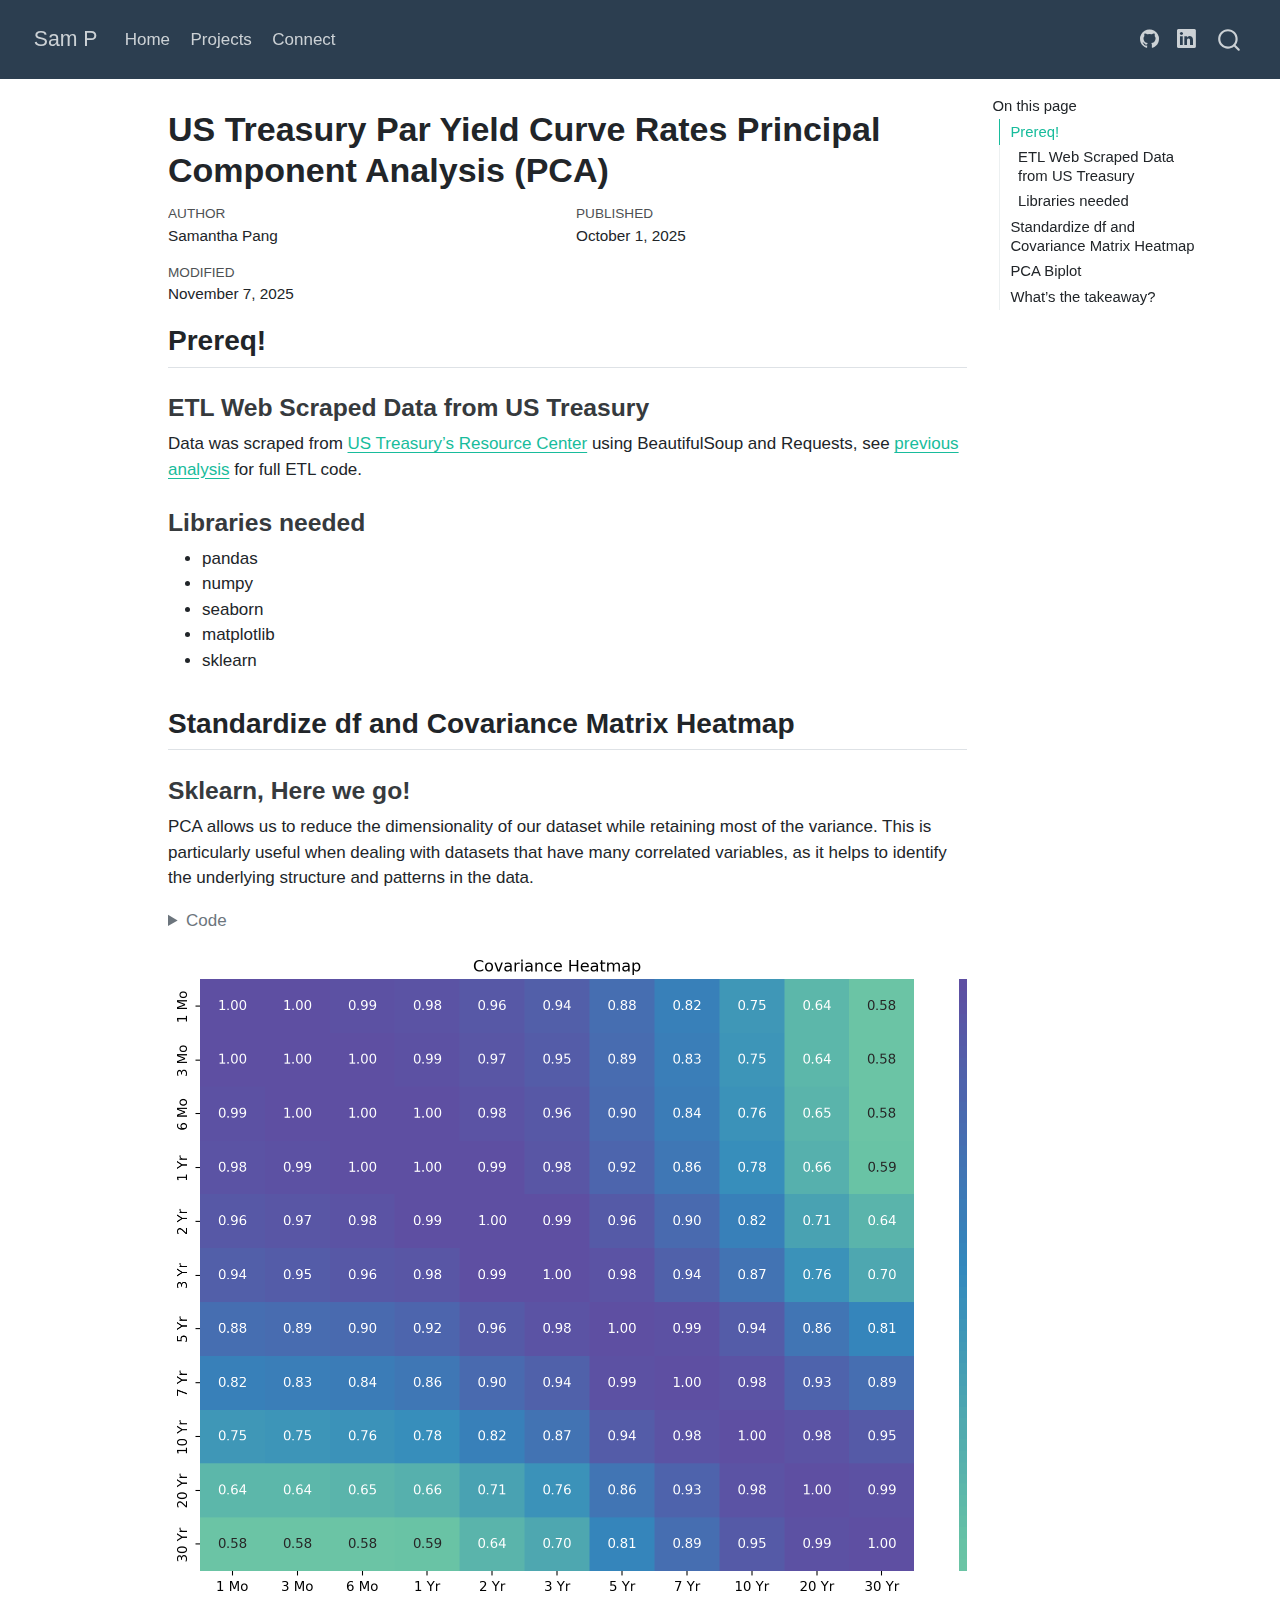
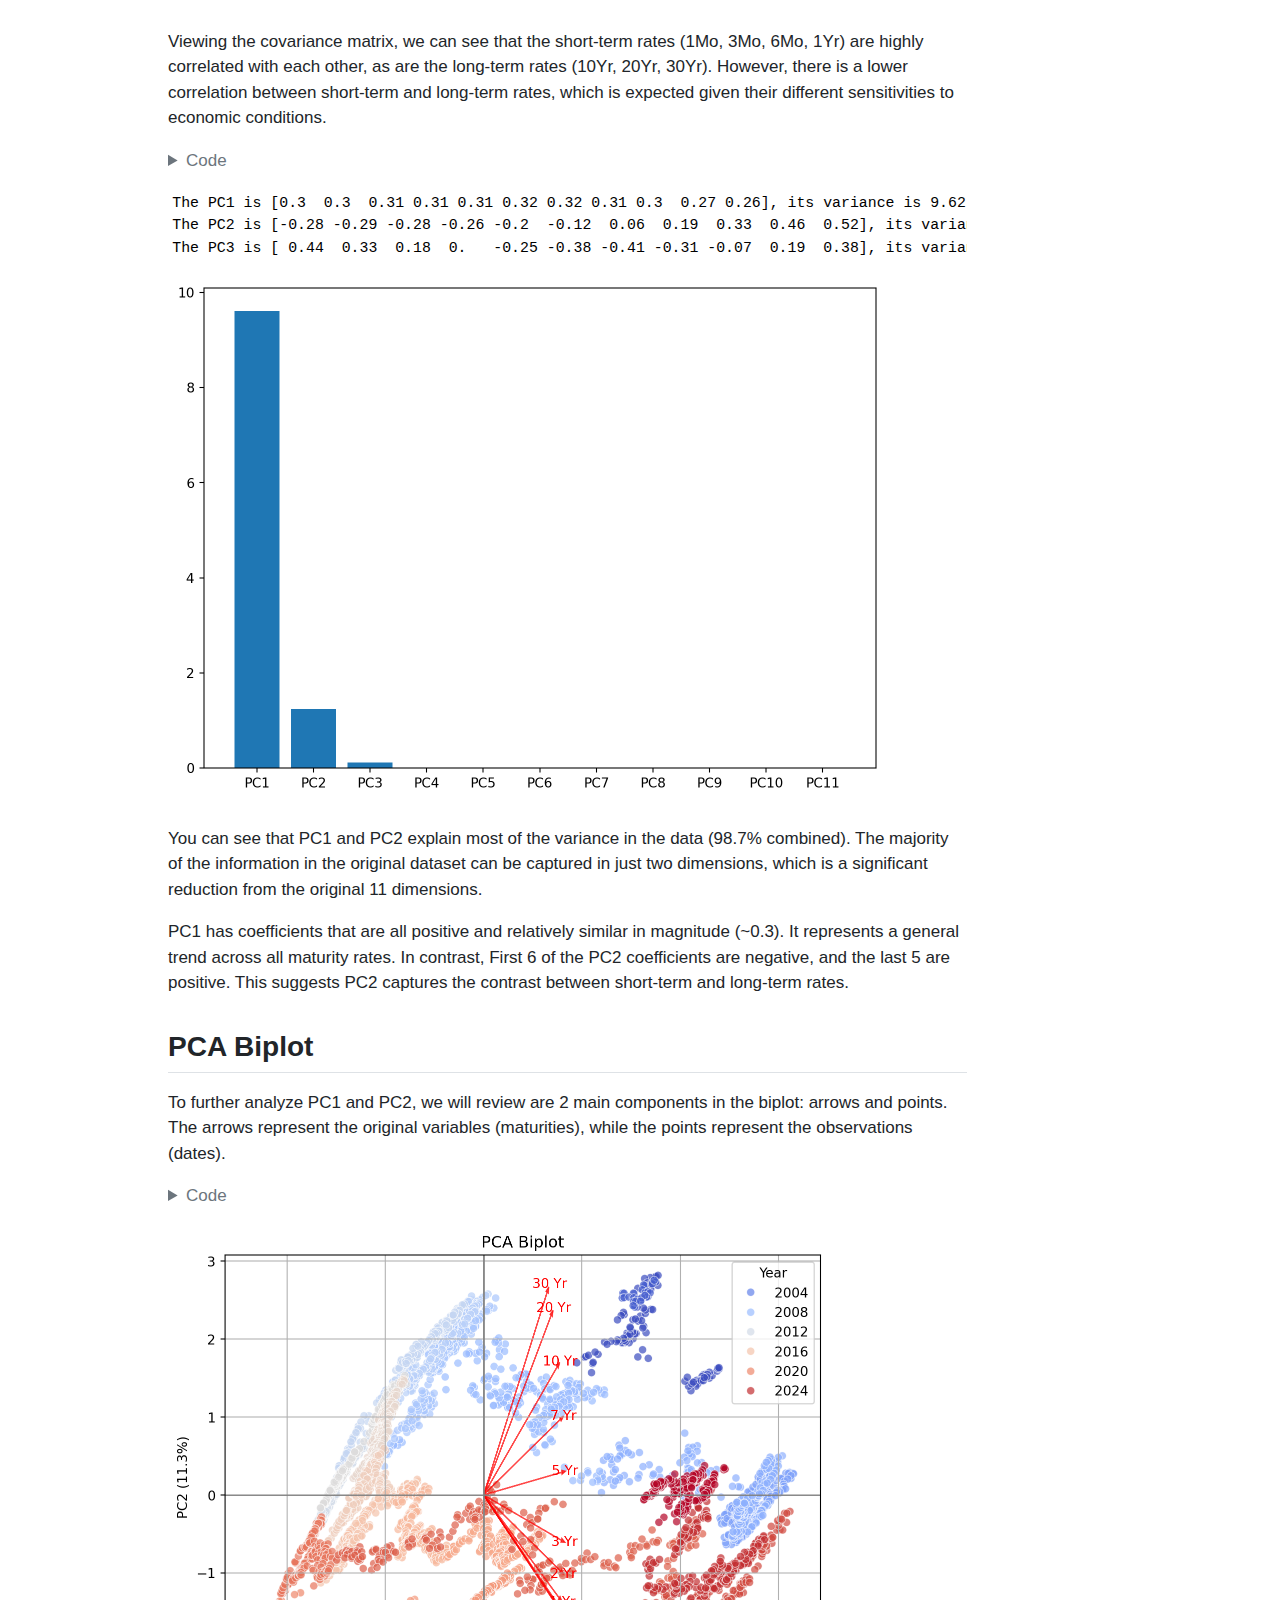
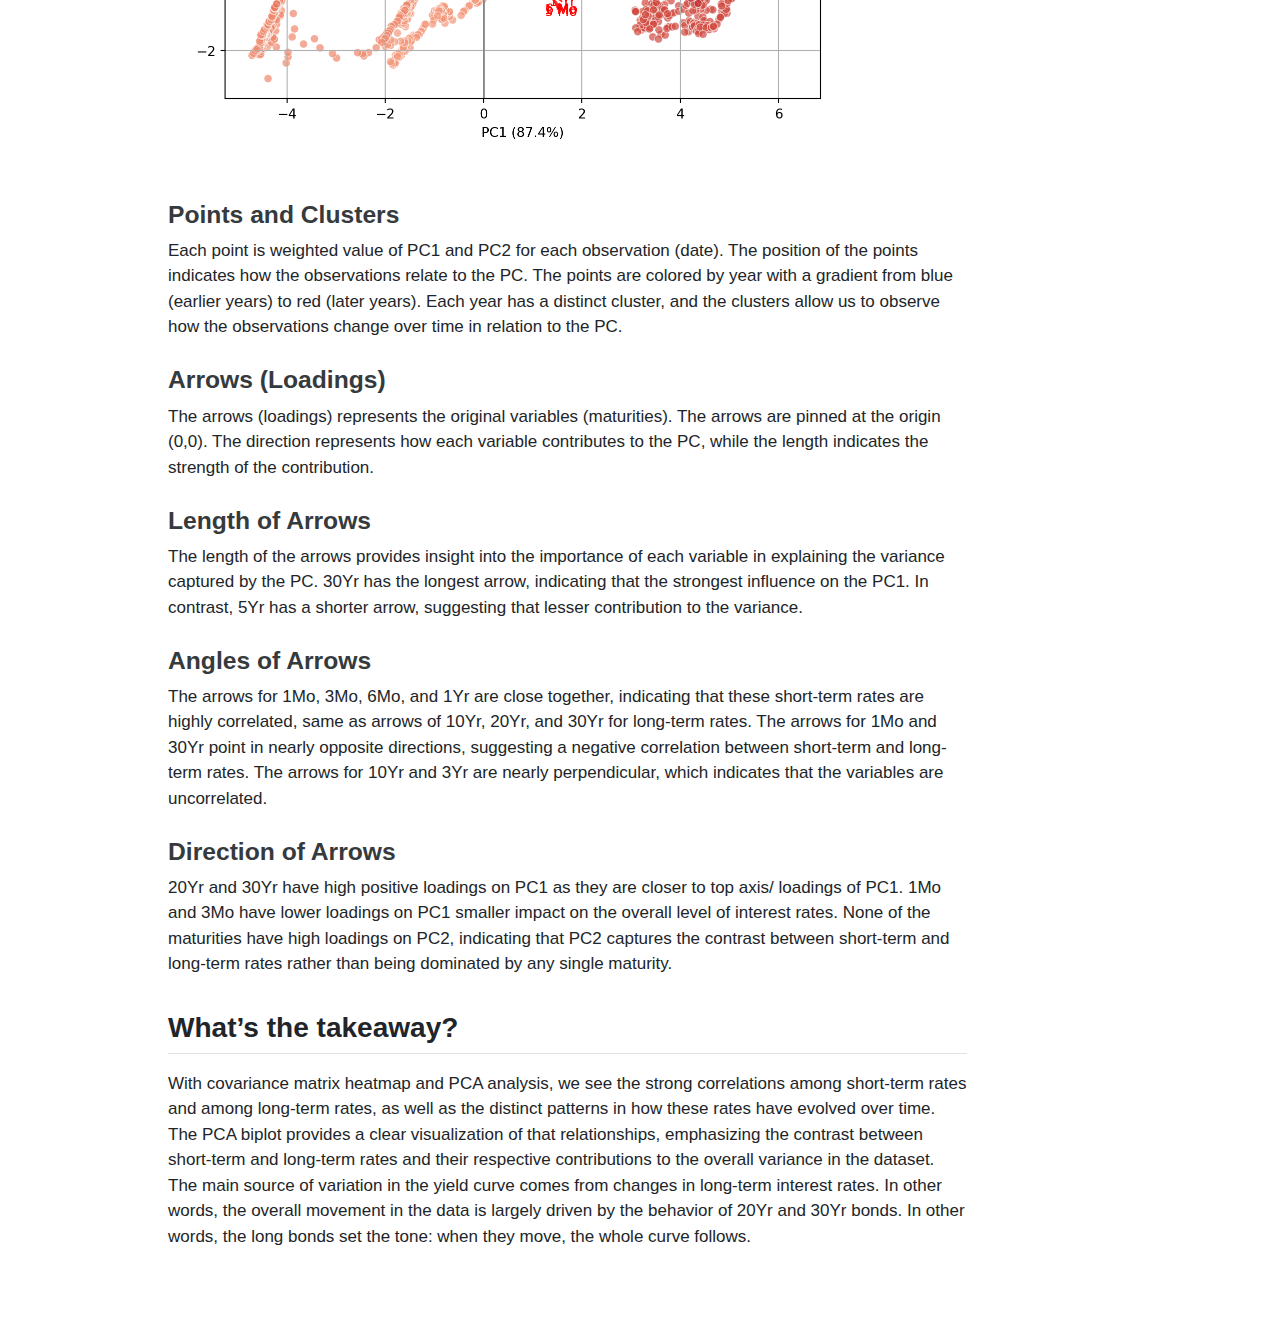
<file: docs/PCA.html>
<!DOCTYPE html>
<html xmlns="http://www.w3.org/1999/xhtml" lang="en" xml:lang="en"><head>

<meta charset="utf-8">
<meta name="generator" content="quarto-1.8.24">

<meta name="viewport" content="width=device-width, initial-scale=1.0, user-scalable=yes">

<meta name="author" content="Samantha Pang">
<meta name="dcterms.date" content="2025-10-01">

<title>US Treasury Par Yield Curve Rates Principal Component Analysis (PCA) – Sam P</title>
<style>
code{white-space: pre-wrap;}
span.smallcaps{font-variant: small-caps;}
div.columns{display: flex; gap: min(4vw, 1.5em);}
div.column{flex: auto; overflow-x: auto;}
div.hanging-indent{margin-left: 1.5em; text-indent: -1.5em;}
ul.task-list{list-style: none;}
ul.task-list li input[type="checkbox"] {
  width: 0.8em;
  margin: 0 0.8em 0.2em -1em; /* quarto-specific, see https://github.com/quarto-dev/quarto-cli/issues/4556 */ 
  vertical-align: middle;
}
/* CSS for syntax highlighting */
html { -webkit-text-size-adjust: 100%; }
pre > code.sourceCode { white-space: pre; position: relative; }
pre > code.sourceCode > span { display: inline-block; line-height: 1.25; }
pre > code.sourceCode > span:empty { height: 1.2em; }
.sourceCode { overflow: visible; }
code.sourceCode > span { color: inherit; text-decoration: inherit; }
div.sourceCode { margin: 1em 0; }
pre.sourceCode { margin: 0; }
@media screen {
div.sourceCode { overflow: auto; }
}
@media print {
pre > code.sourceCode { white-space: pre-wrap; }
pre > code.sourceCode > span { text-indent: -5em; padding-left: 5em; }
}
pre.numberSource code
  { counter-reset: source-line 0; }
pre.numberSource code > span
  { position: relative; left: -4em; counter-increment: source-line; }
pre.numberSource code > span > a:first-child::before
  { content: counter(source-line);
    position: relative; left: -1em; text-align: right; vertical-align: baseline;
    border: none; display: inline-block;
    -webkit-touch-callout: none; -webkit-user-select: none;
    -khtml-user-select: none; -moz-user-select: none;
    -ms-user-select: none; user-select: none;
    padding: 0 4px; width: 4em;
  }
pre.numberSource { margin-left: 3em;  padding-left: 4px; }
div.sourceCode
  {   }
@media screen {
pre > code.sourceCode > span > a:first-child::before { text-decoration: underline; }
}
</style>


<script src="site_libs/quarto-nav/quarto-nav.js"></script>
<script src="site_libs/quarto-nav/headroom.min.js"></script>
<script src="site_libs/clipboard/clipboard.min.js"></script>
<script src="site_libs/quarto-search/autocomplete.umd.js"></script>
<script src="site_libs/quarto-search/fuse.min.js"></script>
<script src="site_libs/quarto-search/quarto-search.js"></script>
<meta name="quarto:offset" content="./">
<script src="site_libs/quarto-html/quarto.js" type="module"></script>
<script src="site_libs/quarto-html/tabsets/tabsets.js" type="module"></script>
<script src="site_libs/quarto-html/axe/axe-check.js" type="module"></script>
<script src="site_libs/quarto-html/popper.min.js"></script>
<script src="site_libs/quarto-html/tippy.umd.min.js"></script>
<script src="site_libs/quarto-html/anchor.min.js"></script>
<link href="site_libs/quarto-html/tippy.css" rel="stylesheet">
<link href="site_libs/quarto-html/quarto-syntax-highlighting-dc55a5b9e770e841cd82e46aadbfb9b0.css" rel="stylesheet" id="quarto-text-highlighting-styles">
<script src="site_libs/bootstrap/bootstrap.min.js"></script>
<link href="site_libs/bootstrap/bootstrap-icons.css" rel="stylesheet">
<link href="site_libs/bootstrap/bootstrap-ffa9a6279353761231ec249df0a7fdd3.min.css" rel="stylesheet" append-hash="true" id="quarto-bootstrap" data-mode="light">
<script id="quarto-search-options" type="application/json">{
  "location": "navbar",
  "copy-button": false,
  "collapse-after": 3,
  "panel-placement": "end",
  "type": "overlay",
  "limit": 50,
  "keyboard-shortcut": [
    "f",
    "/",
    "s"
  ],
  "show-item-context": false,
  "language": {
    "search-no-results-text": "No results",
    "search-matching-documents-text": "matching documents",
    "search-copy-link-title": "Copy link to search",
    "search-hide-matches-text": "Hide additional matches",
    "search-more-match-text": "more match in this document",
    "search-more-matches-text": "more matches in this document",
    "search-clear-button-title": "Clear",
    "search-text-placeholder": "",
    "search-detached-cancel-button-title": "Cancel",
    "search-submit-button-title": "Submit",
    "search-label": "Search"
  }
}</script>


<link rel="stylesheet" href="styles.css">
</head>

<body class="nav-fixed quarto-light">

<div id="quarto-search-results"></div>
  <header id="quarto-header" class="headroom fixed-top">
    <nav class="navbar navbar-expand-lg " data-bs-theme="dark">
      <div class="navbar-container container-fluid">
      <div class="navbar-brand-container mx-auto">
    <a href="./index.html" class="navbar-brand navbar-brand-logo">
    </a>
    <a class="navbar-brand" href="./index.html">
    <span class="navbar-title">Sam P</span>
    </a>
  </div>
            <div id="quarto-search" class="" title="Search"></div>
          <button class="navbar-toggler" type="button" data-bs-toggle="collapse" data-bs-target="#navbarCollapse" aria-controls="navbarCollapse" role="menu" aria-expanded="false" aria-label="Toggle navigation" onclick="if (window.quartoToggleHeadroom) { window.quartoToggleHeadroom(); }">
  <span class="navbar-toggler-icon"></span>
</button>
          <div class="collapse navbar-collapse" id="navbarCollapse">
            <ul class="navbar-nav navbar-nav-scroll me-auto">
  <li class="nav-item">
    <a class="nav-link" href="./index.html"> 
<span class="menu-text">Home</span></a>
  </li>  
  <li class="nav-item">
    <a class="nav-link" href="./analysis.html"> 
<span class="menu-text">Projects</span></a>
  </li>  
  <li class="nav-item">
    <a class="nav-link" href="./about.html"> 
<span class="menu-text">Connect</span></a>
  </li>  
</ul>
            <ul class="navbar-nav navbar-nav-scroll ms-auto">
  <li class="nav-item compact">
    <a class="nav-link" href="https://github.com/Pylon521/" target="_blank"> <i class="bi bi-github" role="img">
</i> 
<span class="menu-text"></span></a>
  </li>  
  <li class="nav-item compact">
    <a class="nav-link" href="https://www.linkedin.com/in/samantha-p5221/" target="_blank"> <i class="bi bi-linkedin" role="img">
</i> 
<span class="menu-text"></span></a>
  </li>  
</ul>
          </div> <!-- /navcollapse -->
            <div class="quarto-navbar-tools">
</div>
      </div> <!-- /container-fluid -->
    </nav>
</header>
<!-- content -->
<div id="quarto-content" class="quarto-container page-columns page-rows-contents page-layout-article page-navbar">
<!-- sidebar -->
<!-- margin-sidebar -->
    <div id="quarto-margin-sidebar" class="sidebar margin-sidebar">
        <nav id="TOC" role="doc-toc" class="toc-active">
    <h2 id="toc-title">On this page</h2>
   
  <ul>
  <li><a href="#prereq" id="toc-prereq" class="nav-link active" data-scroll-target="#prereq">Prereq!</a>
  <ul class="collapse">
  <li><a href="#etl-web-scraped-data-from-us-treasury" id="toc-etl-web-scraped-data-from-us-treasury" class="nav-link" data-scroll-target="#etl-web-scraped-data-from-us-treasury">ETL Web Scraped Data from US Treasury</a></li>
  <li><a href="#libraries-needed" id="toc-libraries-needed" class="nav-link" data-scroll-target="#libraries-needed">Libraries needed</a></li>
  </ul></li>
  <li><a href="#standardize-df-and-covariance-matrix-heatmap" id="toc-standardize-df-and-covariance-matrix-heatmap" class="nav-link" data-scroll-target="#standardize-df-and-covariance-matrix-heatmap">Standardize df and Covariance Matrix Heatmap</a>
  <ul class="collapse">
  <li><a href="#sklearn-here-we-go" id="toc-sklearn-here-we-go" class="nav-link" data-scroll-target="#sklearn-here-we-go">Sklearn, Here we go!</a></li>
  </ul></li>
  <li><a href="#pca-biplot" id="toc-pca-biplot" class="nav-link" data-scroll-target="#pca-biplot">PCA Biplot</a>
  <ul class="collapse">
  <li><a href="#points-and-clusters" id="toc-points-and-clusters" class="nav-link" data-scroll-target="#points-and-clusters">Points and Clusters</a></li>
  <li><a href="#arrows-loadings" id="toc-arrows-loadings" class="nav-link" data-scroll-target="#arrows-loadings">Arrows (Loadings)</a></li>
  <li><a href="#length-of-arrows" id="toc-length-of-arrows" class="nav-link" data-scroll-target="#length-of-arrows">Length of Arrows</a></li>
  <li><a href="#angles-of-arrows" id="toc-angles-of-arrows" class="nav-link" data-scroll-target="#angles-of-arrows">Angles of Arrows</a></li>
  <li><a href="#direction-of-arrows" id="toc-direction-of-arrows" class="nav-link" data-scroll-target="#direction-of-arrows">Direction of Arrows</a></li>
  </ul></li>
  <li><a href="#whats-the-takeaway" id="toc-whats-the-takeaway" class="nav-link" data-scroll-target="#whats-the-takeaway">What’s the takeaway?</a></li>
  </ul>
</nav>
    </div>
<!-- main -->
<main class="content" id="quarto-document-content">

<header id="title-block-header" class="quarto-title-block default">
<div class="quarto-title">
<h1 class="title">US Treasury Par Yield Curve Rates Principal Component Analysis (PCA)</h1>
</div>



<div class="quarto-title-meta">

    <div>
    <div class="quarto-title-meta-heading">Author</div>
    <div class="quarto-title-meta-contents">
             <p>Samantha Pang </p>
          </div>
  </div>
    
    <div>
    <div class="quarto-title-meta-heading">Published</div>
    <div class="quarto-title-meta-contents">
      <p class="date">October 1, 2025</p>
    </div>
  </div>
  
    <div>
    <div class="quarto-title-meta-heading">Modified</div>
    <div class="quarto-title-meta-contents">
      <p class="date-modified">November 7, 2025</p>
    </div>
  </div>
    
  </div>
  


</header>


<section id="prereq" class="level2">
<h2 class="anchored" data-anchor-id="prereq">Prereq!</h2>
<section id="etl-web-scraped-data-from-us-treasury" class="level3">
<h3 class="anchored" data-anchor-id="etl-web-scraped-data-from-us-treasury">ETL Web Scraped Data from US Treasury</h3>
<p>Data was scraped from <a href="https://home.treasury.gov/resource-center/data-chart-center/interest-rates/TextView?type=daily_treasury_yield_curve&amp;field_tdr_date_value=2024">US Treasury’s Resource Center</a> using BeautifulSoup and Requests, see <a href="./webScraper.html">previous analysis</a> for full ETL code.</p>
</section>
<section id="libraries-needed" class="level3">
<h3 class="anchored" data-anchor-id="libraries-needed">Libraries needed</h3>
<ul>
<li>pandas</li>
<li>numpy</li>
<li>seaborn</li>
<li>matplotlib</li>
<li>sklearn</li>
</ul>
</section>
</section>
<section id="standardize-df-and-covariance-matrix-heatmap" class="level2">
<h2 class="anchored" data-anchor-id="standardize-df-and-covariance-matrix-heatmap">Standardize df and Covariance Matrix Heatmap</h2>
<section id="sklearn-here-we-go" class="level3">
<h3 class="anchored" data-anchor-id="sklearn-here-we-go">Sklearn, Here we go!</h3>
<p>PCA allows us to reduce the dimensionality of our dataset while retaining most of the variance. This is particularly useful when dealing with datasets that have many correlated variables, as it helps to identify the underlying structure and patterns in the data.</p>
<div id="601f414b" class="cell" data-execution_count="1">
<details class="code-fold">
<summary>Code</summary>
<div class="code-copy-outer-scaffold"><div class="sourceCode cell-code" id="cb1"><pre class="sourceCode python code-with-copy"><code class="sourceCode python"><span id="cb1-1"><a href="#cb1-1" aria-hidden="true" tabindex="-1"></a><span class="im">import</span> pandas <span class="im">as</span> pd</span>
<span id="cb1-2"><a href="#cb1-2" aria-hidden="true" tabindex="-1"></a><span class="im">import</span> numpy <span class="im">as</span> np</span>
<span id="cb1-3"><a href="#cb1-3" aria-hidden="true" tabindex="-1"></a><span class="im">import</span> seaborn <span class="im">as</span> sns</span>
<span id="cb1-4"><a href="#cb1-4" aria-hidden="true" tabindex="-1"></a><span class="im">import</span> matplotlib.pyplot <span class="im">as</span> plt</span>
<span id="cb1-5"><a href="#cb1-5" aria-hidden="true" tabindex="-1"></a><span class="im">from</span> sklearn.preprocessing <span class="im">import</span> StandardScaler </span>
<span id="cb1-6"><a href="#cb1-6" aria-hidden="true" tabindex="-1"></a><span class="im">import</span> numpy.linalg <span class="im">as</span> LA</span>
<span id="cb1-7"><a href="#cb1-7" aria-hidden="true" tabindex="-1"></a></span>
<span id="cb1-8"><a href="#cb1-8" aria-hidden="true" tabindex="-1"></a>clean_df <span class="op">=</span> pd.read_csv(<span class="st">'clean_US_Treasury_Rates.csv'</span>)</span>
<span id="cb1-9"><a href="#cb1-9" aria-hidden="true" tabindex="-1"></a>clean_df[<span class="st">'Date'</span>] <span class="op">=</span> pd.to_datetime(clean_df[<span class="st">'Date'</span>])</span>
<span id="cb1-10"><a href="#cb1-10" aria-hidden="true" tabindex="-1"></a></span>
<span id="cb1-11"><a href="#cb1-11" aria-hidden="true" tabindex="-1"></a>data <span class="op">=</span> clean_df[[<span class="st">'Date'</span>, <span class="st">'1 Mo'</span>, <span class="st">'3 Mo'</span>, <span class="st">'6 Mo'</span>, <span class="st">'1 Yr'</span>,</span>
<span id="cb1-12"><a href="#cb1-12" aria-hidden="true" tabindex="-1"></a>                 <span class="st">'2 Yr'</span>, <span class="st">'3 Yr'</span>, <span class="st">'5 Yr'</span>, <span class="st">'7 Yr'</span>, <span class="st">'10 Yr'</span>, <span class="st">'20 Yr'</span>, <span class="st">'30 Yr'</span>]].copy()</span>
<span id="cb1-13"><a href="#cb1-13" aria-hidden="true" tabindex="-1"></a>data.dropna(inplace<span class="op">=</span><span class="va">True</span>)</span>
<span id="cb1-14"><a href="#cb1-14" aria-hidden="true" tabindex="-1"></a>data <span class="op">=</span> data.set_index(<span class="st">'Date'</span>)</span>
<span id="cb1-15"><a href="#cb1-15" aria-hidden="true" tabindex="-1"></a>colnames<span class="op">=</span><span class="bu">list</span>(data.columns)</span>
<span id="cb1-16"><a href="#cb1-16" aria-hidden="true" tabindex="-1"></a><span class="co"># standardize df</span></span>
<span id="cb1-17"><a href="#cb1-17" aria-hidden="true" tabindex="-1"></a>sc<span class="op">=</span>StandardScaler()</span>
<span id="cb1-18"><a href="#cb1-18" aria-hidden="true" tabindex="-1"></a>data1<span class="op">=</span>sc.fit_transform(data)</span>
<span id="cb1-19"><a href="#cb1-19" aria-hidden="true" tabindex="-1"></a>data1<span class="op">=</span>pd.DataFrame(data1)</span>
<span id="cb1-20"><a href="#cb1-20" aria-hidden="true" tabindex="-1"></a></span>
<span id="cb1-21"><a href="#cb1-21" aria-hidden="true" tabindex="-1"></a>data1.columns <span class="op">=</span> colnames</span>
<span id="cb1-22"><a href="#cb1-22" aria-hidden="true" tabindex="-1"></a></span>
<span id="cb1-23"><a href="#cb1-23" aria-hidden="true" tabindex="-1"></a><span class="co"># covariance matrix</span></span>
<span id="cb1-24"><a href="#cb1-24" aria-hidden="true" tabindex="-1"></a>cov<span class="op">=</span>pd.DataFrame.cov(data1)</span>
<span id="cb1-25"><a href="#cb1-25" aria-hidden="true" tabindex="-1"></a></span>
<span id="cb1-26"><a href="#cb1-26" aria-hidden="true" tabindex="-1"></a>plt.figure(figsize<span class="op">=</span>(<span class="dv">12</span>,<span class="dv">8</span>))</span>
<span id="cb1-27"><a href="#cb1-27" aria-hidden="true" tabindex="-1"></a>sns.heatmap(cov, cmap<span class="op">=</span><span class="st">"Spectral"</span>, center<span class="op">=</span><span class="dv">0</span>, annot<span class="op">=</span><span class="va">True</span>, fmt<span class="op">=</span><span class="st">".2f"</span>)</span>
<span id="cb1-28"><a href="#cb1-28" aria-hidden="true" tabindex="-1"></a></span>
<span id="cb1-29"><a href="#cb1-29" aria-hidden="true" tabindex="-1"></a>plt.title(<span class="st">"Covariance Heatmap"</span>)</span>
<span id="cb1-30"><a href="#cb1-30" aria-hidden="true" tabindex="-1"></a>plt.show()</span></code></pre></div><button title="Copy to Clipboard" class="code-copy-button"><i class="bi"></i></button></div>
</details>
<div class="cell-output cell-output-display">
<div>
<figure class="figure">
<p><img src="PCA_files/figure-html/cell-2-output-1.png" width="869" height="653" class="figure-img"></p>
</figure>
</div>
</div>
</div>
<p>Viewing the covariance matrix, we can see that the short-term rates (1Mo, 3Mo, 6Mo, 1Yr) are highly correlated with each other, as are the long-term rates (10Yr, 20Yr, 30Yr). However, there is a lower correlation between short-term and long-term rates, which is expected given their different sensitivities to economic conditions.</p>
<div id="7b57b941" class="cell" data-execution_count="2">
<details class="code-fold">
<summary>Code</summary>
<div class="code-copy-outer-scaffold"><div class="sourceCode cell-code" id="cb2"><pre class="sourceCode python code-with-copy"><code class="sourceCode python"><span id="cb2-1"><a href="#cb2-1" aria-hidden="true" tabindex="-1"></a><span class="bu">eval</span>, evec <span class="op">=</span> LA.eig(cov)</span>
<span id="cb2-2"><a href="#cb2-2" aria-hidden="true" tabindex="-1"></a><span class="cf">for</span> i <span class="kw">in</span> <span class="bu">range</span>(<span class="dv">3</span>):</span>
<span id="cb2-3"><a href="#cb2-3" aria-hidden="true" tabindex="-1"></a>    <span class="bu">print</span>(<span class="st">'The PC</span><span class="sc">{}</span><span class="st"> is </span><span class="sc">{}</span><span class="st">, its variance is </span><span class="sc">{}</span><span class="st">, % variance is </span><span class="sc">{}</span><span class="st">%, </span><span class="sc">% c</span><span class="st">umulative variance is </span><span class="sc">{}</span><span class="st">% '</span>.<span class="bu">format</span>(</span>
<span id="cb2-4"><a href="#cb2-4" aria-hidden="true" tabindex="-1"></a>        i<span class="op">+</span><span class="dv">1</span></span>
<span id="cb2-5"><a href="#cb2-5" aria-hidden="true" tabindex="-1"></a>        , np.<span class="bu">round</span>(evec[:, i],<span class="dv">2</span>)</span>
<span id="cb2-6"><a href="#cb2-6" aria-hidden="true" tabindex="-1"></a>        , <span class="bu">round</span>(<span class="bu">eval</span>[i],<span class="dv">2</span>)</span>
<span id="cb2-7"><a href="#cb2-7" aria-hidden="true" tabindex="-1"></a>        , <span class="bu">round</span>(<span class="bu">eval</span>[i]<span class="op">/</span><span class="bu">eval</span>.<span class="bu">sum</span>()<span class="op">*</span><span class="dv">100</span>,<span class="dv">2</span>)</span>
<span id="cb2-8"><a href="#cb2-8" aria-hidden="true" tabindex="-1"></a>        , <span class="bu">round</span>(<span class="bu">eval</span>[:i<span class="op">+</span><span class="dv">1</span>].<span class="bu">sum</span>()<span class="op">/</span><span class="bu">eval</span>.<span class="bu">sum</span>()<span class="op">*</span><span class="dv">100</span>,<span class="dv">2</span>)))</span>
<span id="cb2-9"><a href="#cb2-9" aria-hidden="true" tabindex="-1"></a>    </span>
<span id="cb2-10"><a href="#cb2-10" aria-hidden="true" tabindex="-1"></a>data <span class="op">=</span> clean_df[[<span class="st">'Date'</span>, <span class="st">'1 Mo'</span>, <span class="st">'3 Mo'</span>, <span class="st">'6 Mo'</span>, <span class="st">'1 Yr'</span>,</span>
<span id="cb2-11"><a href="#cb2-11" aria-hidden="true" tabindex="-1"></a>                 <span class="st">'2 Yr'</span>, <span class="st">'3 Yr'</span>, <span class="st">'5 Yr'</span>, <span class="st">'7 Yr'</span>, <span class="st">'10 Yr'</span>, <span class="st">'20 Yr'</span>, <span class="st">'30 Yr'</span>]].copy()</span>
<span id="cb2-12"><a href="#cb2-12" aria-hidden="true" tabindex="-1"></a>data.dropna(inplace<span class="op">=</span><span class="va">True</span>)</span>
<span id="cb2-13"><a href="#cb2-13" aria-hidden="true" tabindex="-1"></a>data <span class="op">=</span> data.set_index(<span class="st">'Date'</span>)</span>
<span id="cb2-14"><a href="#cb2-14" aria-hidden="true" tabindex="-1"></a><span class="co"># bar graph</span></span>
<span id="cb2-15"><a href="#cb2-15" aria-hidden="true" tabindex="-1"></a>PCs <span class="op">=</span> [<span class="ss">f'PC</span><span class="sc">{</span>i<span class="op">+</span><span class="dv">1</span><span class="sc">}</span><span class="ss">'</span> <span class="cf">for</span> i <span class="kw">in</span> <span class="bu">range</span>(<span class="dv">11</span>)]</span>
<span id="cb2-16"><a href="#cb2-16" aria-hidden="true" tabindex="-1"></a>fig <span class="op">=</span> plt.figure()</span>
<span id="cb2-17"><a href="#cb2-17" aria-hidden="true" tabindex="-1"></a>ax <span class="op">=</span> fig.add_axes([<span class="dv">0</span>,<span class="dv">0</span>,<span class="dv">1</span>,<span class="dv">1</span>])</span>
<span id="cb2-18"><a href="#cb2-18" aria-hidden="true" tabindex="-1"></a>EigenValues <span class="op">=</span> <span class="bu">eval</span></span>
<span id="cb2-19"><a href="#cb2-19" aria-hidden="true" tabindex="-1"></a>ax.bar(PCs,EigenValues)</span>
<span id="cb2-20"><a href="#cb2-20" aria-hidden="true" tabindex="-1"></a>plt.show()    </span></code></pre></div><button title="Copy to Clipboard" class="code-copy-button"><i class="bi"></i></button></div>
</details>
<div class="cell-output cell-output-stdout">
<pre><code>The PC1 is [0.3  0.3  0.31 0.31 0.31 0.32 0.32 0.31 0.3  0.27 0.26], its variance is 9.62, % variance is 87.4%, % cumulative variance is 87.4% 
The PC2 is [-0.28 -0.29 -0.28 -0.26 -0.2  -0.12  0.06  0.19  0.33  0.46  0.52], its variance is 1.24, % variance is 11.31%, % cumulative variance is 98.71% 
The PC3 is [ 0.44  0.33  0.18  0.   -0.25 -0.38 -0.41 -0.31 -0.07  0.19  0.38], its variance is 0.12, % variance is 1.06%, % cumulative variance is 99.77% </code></pre>
</div>
<div class="cell-output cell-output-display">
<div>
<figure class="figure">
<p><img src="PCA_files/figure-html/cell-3-output-2.png" width="717" height="522" class="figure-img"></p>
</figure>
</div>
</div>
</div>
<p>You can see that PC1 and PC2 explain most of the variance in the data (98.7% combined). The majority of the information in the original dataset can be captured in just two dimensions, which is a significant reduction from the original 11 dimensions.</p>
<p>PC1 has coefficients that are all positive and relatively similar in magnitude (~0.3). It represents a general trend across all maturity rates. In contrast, First 6 of the PC2 coefficients are negative, and the last 5 are positive. This suggests PC2 captures the contrast between short-term and long-term rates.</p>
</section>
</section>
<section id="pca-biplot" class="level2">
<h2 class="anchored" data-anchor-id="pca-biplot">PCA Biplot</h2>
<p>To further analyze PC1 and PC2, we will review are 2 main components in the biplot: arrows and points. The arrows represent the original variables (maturities), while the points represent the observations (dates).</p>
<div id="36811543" class="cell" data-execution_count="3">
<details class="code-fold">
<summary>Code</summary>
<div class="code-copy-outer-scaffold"><div class="sourceCode cell-code" id="cb4"><pre class="sourceCode python code-with-copy"><code class="sourceCode python"><span id="cb4-1"><a href="#cb4-1" aria-hidden="true" tabindex="-1"></a>PCs <span class="op">=</span> np.dot(data1, evec[:, :<span class="dv">2</span>])  <span class="co"># matrix multiplication: 11 variables (maturities) * weights (PC1, PC2)</span></span>
<span id="cb4-2"><a href="#cb4-2" aria-hidden="true" tabindex="-1"></a></span>
<span id="cb4-3"><a href="#cb4-3" aria-hidden="true" tabindex="-1"></a>data1 <span class="op">=</span> clean_df[[<span class="st">'Date'</span>, <span class="st">'1 Mo'</span>, <span class="st">'3 Mo'</span>, <span class="st">'6 Mo'</span>, <span class="st">'1 Yr'</span>,</span>
<span id="cb4-4"><a href="#cb4-4" aria-hidden="true" tabindex="-1"></a>                 <span class="st">'2 Yr'</span>, <span class="st">'3 Yr'</span>, <span class="st">'5 Yr'</span>, <span class="st">'7 Yr'</span>, <span class="st">'10 Yr'</span>, <span class="st">'20 Yr'</span>, <span class="st">'30 Yr'</span>]].copy()</span>
<span id="cb4-5"><a href="#cb4-5" aria-hidden="true" tabindex="-1"></a>data1.dropna(inplace<span class="op">=</span><span class="va">True</span>)</span>
<span id="cb4-6"><a href="#cb4-6" aria-hidden="true" tabindex="-1"></a>data1 <span class="op">=</span> data1[[<span class="st">'Date'</span>]]</span>
<span id="cb4-7"><a href="#cb4-7" aria-hidden="true" tabindex="-1"></a>data1[<span class="st">'Year'</span>] <span class="op">=</span> data1[<span class="st">'Date'</span>].dt.year</span>
<span id="cb4-8"><a href="#cb4-8" aria-hidden="true" tabindex="-1"></a>data1.reset_index(drop<span class="op">=</span><span class="va">True</span>, inplace<span class="op">=</span><span class="va">True</span>)</span>
<span id="cb4-9"><a href="#cb4-9" aria-hidden="true" tabindex="-1"></a>pc_df <span class="op">=</span> pd.DataFrame(PCs, columns<span class="op">=</span>[<span class="st">'PC1'</span>, <span class="st">'PC2'</span>])</span>
<span id="cb4-10"><a href="#cb4-10" aria-hidden="true" tabindex="-1"></a>pc_df <span class="op">=</span> pd.concat([data1, pc_df], axis <span class="op">=</span> <span class="dv">1</span>)</span>
<span id="cb4-11"><a href="#cb4-11" aria-hidden="true" tabindex="-1"></a></span>
<span id="cb4-12"><a href="#cb4-12" aria-hidden="true" tabindex="-1"></a>plt.figure(figsize<span class="op">=</span>(<span class="dv">8</span>,<span class="dv">6</span>))</span>
<span id="cb4-13"><a href="#cb4-13" aria-hidden="true" tabindex="-1"></a>sns.scatterplot(data <span class="op">=</span> pc_df, x<span class="op">=</span><span class="st">'PC1'</span>, y<span class="op">=</span><span class="st">'PC2'</span>, alpha<span class="op">=</span><span class="fl">0.7</span>, hue <span class="op">=</span> <span class="st">'Year'</span>, palette<span class="op">=</span><span class="st">'coolwarm'</span>)</span>
<span id="cb4-14"><a href="#cb4-14" aria-hidden="true" tabindex="-1"></a></span>
<span id="cb4-15"><a href="#cb4-15" aria-hidden="true" tabindex="-1"></a><span class="co"># Add arrows for variable loadings</span></span>
<span id="cb4-16"><a href="#cb4-16" aria-hidden="true" tabindex="-1"></a><span class="cf">for</span> i, var <span class="kw">in</span> <span class="bu">enumerate</span>(data.columns):</span>
<span id="cb4-17"><a href="#cb4-17" aria-hidden="true" tabindex="-1"></a>    <span class="co">#arrow start from 0,0, expand at the direction of PC1 and 2 for each maturity, *5 to make the arrows visible </span></span>
<span id="cb4-18"><a href="#cb4-18" aria-hidden="true" tabindex="-1"></a>    plt.arrow(<span class="dv">0</span>, <span class="dv">0</span>, evec[i,<span class="dv">0</span>]<span class="op">*</span><span class="dv">5</span>, evec[i,<span class="dv">1</span>]<span class="op">*</span><span class="dv">5</span>, color<span class="op">=</span><span class="st">'r'</span>, alpha<span class="op">=</span><span class="fl">0.7</span>, head_width<span class="op">=</span><span class="fl">0.05</span>)</span>
<span id="cb4-19"><a href="#cb4-19" aria-hidden="true" tabindex="-1"></a>    plt.text(evec[i,<span class="dv">0</span>]<span class="op">*</span><span class="fl">5.2</span>, evec[i,<span class="dv">1</span>]<span class="op">*</span><span class="fl">5.2</span>, var, color<span class="op">=</span><span class="st">'r'</span>, ha<span class="op">=</span><span class="st">'center'</span>, va<span class="op">=</span><span class="st">'center'</span>)</span>
<span id="cb4-20"><a href="#cb4-20" aria-hidden="true" tabindex="-1"></a></span>
<span id="cb4-21"><a href="#cb4-21" aria-hidden="true" tabindex="-1"></a><span class="co"># 87.3% data explained by PC1 and 11.4% explained by PC2</span></span>
<span id="cb4-22"><a href="#cb4-22" aria-hidden="true" tabindex="-1"></a>plt.xlabel(<span class="st">"PC1 (</span><span class="sc">%.1f%%</span><span class="st">)"</span> <span class="op">%</span> (<span class="bu">eval</span>[<span class="dv">0</span>]<span class="op">/</span><span class="bu">eval</span>.<span class="bu">sum</span>()<span class="op">*</span><span class="dv">100</span>))</span>
<span id="cb4-23"><a href="#cb4-23" aria-hidden="true" tabindex="-1"></a>plt.ylabel(<span class="st">"PC2 (</span><span class="sc">%.1f%%</span><span class="st">)"</span> <span class="op">%</span> (<span class="bu">eval</span>[<span class="dv">1</span>]<span class="op">/</span><span class="bu">eval</span>.<span class="bu">sum</span>()<span class="op">*</span><span class="dv">100</span>))</span>
<span id="cb4-24"><a href="#cb4-24" aria-hidden="true" tabindex="-1"></a><span class="co"># horizontal and vertical lines at 0, y and x</span></span>
<span id="cb4-25"><a href="#cb4-25" aria-hidden="true" tabindex="-1"></a>plt.axhline(<span class="dv">0</span>, color<span class="op">=</span><span class="st">'grey'</span>, linewidth<span class="op">=</span><span class="dv">1</span>)</span>
<span id="cb4-26"><a href="#cb4-26" aria-hidden="true" tabindex="-1"></a>plt.axvline(<span class="dv">0</span>, color<span class="op">=</span><span class="st">'grey'</span>, linewidth<span class="op">=</span><span class="dv">1</span>)</span>
<span id="cb4-27"><a href="#cb4-27" aria-hidden="true" tabindex="-1"></a>plt.title(<span class="st">"PCA Biplot"</span>)</span>
<span id="cb4-28"><a href="#cb4-28" aria-hidden="true" tabindex="-1"></a>plt.grid(<span class="va">True</span>)</span>
<span id="cb4-29"><a href="#cb4-29" aria-hidden="true" tabindex="-1"></a>plt.show()</span></code></pre></div><button title="Copy to Clipboard" class="code-copy-button"><i class="bi"></i></button></div>
</details>
<div class="cell-output cell-output-display">
<div>
<figure class="figure">
<p><img src="PCA_files/figure-html/cell-4-output-1.png" width="662" height="523" class="figure-img"></p>
</figure>
</div>
</div>
</div>
<section id="points-and-clusters" class="level3">
<h3 class="anchored" data-anchor-id="points-and-clusters">Points and Clusters</h3>
<p>Each point is weighted value of PC1 and PC2 for each observation (date). The position of the points indicates how the observations relate to the PC. The points are colored by year with a gradient from blue (earlier years) to red (later years). Each year has a distinct cluster, and the clusters allow us to observe how the observations change over time in relation to the PC.</p>
</section>
<section id="arrows-loadings" class="level3">
<h3 class="anchored" data-anchor-id="arrows-loadings">Arrows (Loadings)</h3>
<p>The arrows (loadings) represents the original variables (maturities). The arrows are pinned at the origin (0,0). The direction represents how each variable contributes to the PC, while the length indicates the strength of the contribution.</p>
</section>
<section id="length-of-arrows" class="level3">
<h3 class="anchored" data-anchor-id="length-of-arrows">Length of Arrows</h3>
<p>The length of the arrows provides insight into the importance of each variable in explaining the variance captured by the PC. 30Yr has the longest arrow, indicating that the strongest influence on the PC1. In contrast, 5Yr has a shorter arrow, suggesting that lesser contribution to the variance.</p>
</section>
<section id="angles-of-arrows" class="level3">
<h3 class="anchored" data-anchor-id="angles-of-arrows">Angles of Arrows</h3>
<p>The arrows for 1Mo, 3Mo, 6Mo, and 1Yr are close together, indicating that these short-term rates are highly correlated, same as arrows of 10Yr, 20Yr, and 30Yr for long-term rates. The arrows for 1Mo and 30Yr point in nearly opposite directions, suggesting a negative correlation between short-term and long-term rates. The arrows for 10Yr and 3Yr are nearly perpendicular, which indicates that the variables are uncorrelated.</p>
</section>
<section id="direction-of-arrows" class="level3">
<h3 class="anchored" data-anchor-id="direction-of-arrows">Direction of Arrows</h3>
<!-- Bottom axis: PC1 score.
Left axis: PC2 score.
Top axis: loadings on PC1.
Right axis: loadings on PC2. -->
<p>20Yr and 30Yr have high positive loadings on PC1 as they are closer to top axis/ loadings of PC1. 1Mo and 3Mo have lower loadings on PC1 smaller impact on the overall level of interest rates. None of the maturities have high loadings on PC2, indicating that PC2 captures the contrast between short-term and long-term rates rather than being dominated by any single maturity.</p>
</section>
</section>
<section id="whats-the-takeaway" class="level2">
<h2 class="anchored" data-anchor-id="whats-the-takeaway">What’s the takeaway?</h2>
<p>With covariance matrix heatmap and PCA analysis, we see the strong correlations among short-term rates and among long-term rates, as well as the distinct patterns in how these rates have evolved over time. The PCA biplot provides a clear visualization of that relationships, emphasizing the contrast between short-term and long-term rates and their respective contributions to the overall variance in the dataset. The main source of variation in the yield curve comes from changes in long-term interest rates. In other words, the overall movement in the data is largely driven by the behavior of 20Yr and 30Yr bonds. In other words, the long bonds set the tone: when they move, the whole curve follows.</p>


</section>

</main> <!-- /main -->
<script id="quarto-html-after-body" type="application/javascript">
  window.document.addEventListener("DOMContentLoaded", function (event) {
    const icon = "";
    const anchorJS = new window.AnchorJS();
    anchorJS.options = {
      placement: 'right',
      icon: icon
    };
    anchorJS.add('.anchored');
    const isCodeAnnotation = (el) => {
      for (const clz of el.classList) {
        if (clz.startsWith('code-annotation-')) {                     
          return true;
        }
      }
      return false;
    }
    const onCopySuccess = function(e) {
      // button target
      const button = e.trigger;
      // don't keep focus
      button.blur();
      // flash "checked"
      button.classList.add('code-copy-button-checked');
      var currentTitle = button.getAttribute("title");
      button.setAttribute("title", "Copied!");
      let tooltip;
      if (window.bootstrap) {
        button.setAttribute("data-bs-toggle", "tooltip");
        button.setAttribute("data-bs-placement", "left");
        button.setAttribute("data-bs-title", "Copied!");
        tooltip = new bootstrap.Tooltip(button, 
          { trigger: "manual", 
            customClass: "code-copy-button-tooltip",
            offset: [0, -8]});
        tooltip.show();    
      }
      setTimeout(function() {
        if (tooltip) {
          tooltip.hide();
          button.removeAttribute("data-bs-title");
          button.removeAttribute("data-bs-toggle");
          button.removeAttribute("data-bs-placement");
        }
        button.setAttribute("title", currentTitle);
        button.classList.remove('code-copy-button-checked');
      }, 1000);
      // clear code selection
      e.clearSelection();
    }
    const getTextToCopy = function(trigger) {
      const outerScaffold = trigger.parentElement.cloneNode(true);
      const codeEl = outerScaffold.querySelector('code');
      for (const childEl of codeEl.children) {
        if (isCodeAnnotation(childEl)) {
          childEl.remove();
        }
      }
      return codeEl.innerText;
    }
    const clipboard = new window.ClipboardJS('.code-copy-button:not([data-in-quarto-modal])', {
      text: getTextToCopy
    });
    clipboard.on('success', onCopySuccess);
    if (window.document.getElementById('quarto-embedded-source-code-modal')) {
      const clipboardModal = new window.ClipboardJS('.code-copy-button[data-in-quarto-modal]', {
        text: getTextToCopy,
        container: window.document.getElementById('quarto-embedded-source-code-modal')
      });
      clipboardModal.on('success', onCopySuccess);
    }
      var localhostRegex = new RegExp(/^(?:http|https):\/\/localhost\:?[0-9]*\//);
      var mailtoRegex = new RegExp(/^mailto:/);
        var filterRegex = new RegExp('/' + window.location.host + '/');
      var isInternal = (href) => {
          return filterRegex.test(href) || localhostRegex.test(href) || mailtoRegex.test(href);
      }
      // Inspect non-navigation links and adorn them if external
     var links = window.document.querySelectorAll('a[href]:not(.nav-link):not(.navbar-brand):not(.toc-action):not(.sidebar-link):not(.sidebar-item-toggle):not(.pagination-link):not(.no-external):not([aria-hidden]):not(.dropdown-item):not(.quarto-navigation-tool):not(.about-link)');
      for (var i=0; i<links.length; i++) {
        const link = links[i];
        if (!isInternal(link.href)) {
          // undo the damage that might have been done by quarto-nav.js in the case of
          // links that we want to consider external
          if (link.dataset.originalHref !== undefined) {
            link.href = link.dataset.originalHref;
          }
        }
      }
    function tippyHover(el, contentFn, onTriggerFn, onUntriggerFn) {
      const config = {
        allowHTML: true,
        maxWidth: 500,
        delay: 100,
        arrow: false,
        appendTo: function(el) {
            return el.parentElement;
        },
        interactive: true,
        interactiveBorder: 10,
        theme: 'quarto',
        placement: 'bottom-start',
      };
      if (contentFn) {
        config.content = contentFn;
      }
      if (onTriggerFn) {
        config.onTrigger = onTriggerFn;
      }
      if (onUntriggerFn) {
        config.onUntrigger = onUntriggerFn;
      }
      window.tippy(el, config); 
    }
    const noterefs = window.document.querySelectorAll('a[role="doc-noteref"]');
    for (var i=0; i<noterefs.length; i++) {
      const ref = noterefs[i];
      tippyHover(ref, function() {
        // use id or data attribute instead here
        let href = ref.getAttribute('data-footnote-href') || ref.getAttribute('href');
        try { href = new URL(href).hash; } catch {}
        const id = href.replace(/^#\/?/, "");
        const note = window.document.getElementById(id);
        if (note) {
          return note.innerHTML;
        } else {
          return "";
        }
      });
    }
    const xrefs = window.document.querySelectorAll('a.quarto-xref');
    const processXRef = (id, note) => {
      // Strip column container classes
      const stripColumnClz = (el) => {
        el.classList.remove("page-full", "page-columns");
        if (el.children) {
          for (const child of el.children) {
            stripColumnClz(child);
          }
        }
      }
      stripColumnClz(note)
      if (id === null || id.startsWith('sec-')) {
        // Special case sections, only their first couple elements
        const container = document.createElement("div");
        if (note.children && note.children.length > 2) {
          container.appendChild(note.children[0].cloneNode(true));
          for (let i = 1; i < note.children.length; i++) {
            const child = note.children[i];
            if (child.tagName === "P" && child.innerText === "") {
              continue;
            } else {
              container.appendChild(child.cloneNode(true));
              break;
            }
          }
          if (window.Quarto?.typesetMath) {
            window.Quarto.typesetMath(container);
          }
          return container.innerHTML
        } else {
          if (window.Quarto?.typesetMath) {
            window.Quarto.typesetMath(note);
          }
          return note.innerHTML;
        }
      } else {
        // Remove any anchor links if they are present
        const anchorLink = note.querySelector('a.anchorjs-link');
        if (anchorLink) {
          anchorLink.remove();
        }
        if (window.Quarto?.typesetMath) {
          window.Quarto.typesetMath(note);
        }
        if (note.classList.contains("callout")) {
          return note.outerHTML;
        } else {
          return note.innerHTML;
        }
      }
    }
    for (var i=0; i<xrefs.length; i++) {
      const xref = xrefs[i];
      tippyHover(xref, undefined, function(instance) {
        instance.disable();
        let url = xref.getAttribute('href');
        let hash = undefined; 
        if (url.startsWith('#')) {
          hash = url;
        } else {
          try { hash = new URL(url).hash; } catch {}
        }
        if (hash) {
          const id = hash.replace(/^#\/?/, "");
          const note = window.document.getElementById(id);
          if (note !== null) {
            try {
              const html = processXRef(id, note.cloneNode(true));
              instance.setContent(html);
            } finally {
              instance.enable();
              instance.show();
            }
          } else {
            // See if we can fetch this
            fetch(url.split('#')[0])
            .then(res => res.text())
            .then(html => {
              const parser = new DOMParser();
              const htmlDoc = parser.parseFromString(html, "text/html");
              const note = htmlDoc.getElementById(id);
              if (note !== null) {
                const html = processXRef(id, note);
                instance.setContent(html);
              } 
            }).finally(() => {
              instance.enable();
              instance.show();
            });
          }
        } else {
          // See if we can fetch a full url (with no hash to target)
          // This is a special case and we should probably do some content thinning / targeting
          fetch(url)
          .then(res => res.text())
          .then(html => {
            const parser = new DOMParser();
            const htmlDoc = parser.parseFromString(html, "text/html");
            const note = htmlDoc.querySelector('main.content');
            if (note !== null) {
              // This should only happen for chapter cross references
              // (since there is no id in the URL)
              // remove the first header
              if (note.children.length > 0 && note.children[0].tagName === "HEADER") {
                note.children[0].remove();
              }
              const html = processXRef(null, note);
              instance.setContent(html);
            } 
          }).finally(() => {
            instance.enable();
            instance.show();
          });
        }
      }, function(instance) {
      });
    }
        let selectedAnnoteEl;
        const selectorForAnnotation = ( cell, annotation) => {
          let cellAttr = 'data-code-cell="' + cell + '"';
          let lineAttr = 'data-code-annotation="' +  annotation + '"';
          const selector = 'span[' + cellAttr + '][' + lineAttr + ']';
          return selector;
        }
        const selectCodeLines = (annoteEl) => {
          const doc = window.document;
          const targetCell = annoteEl.getAttribute("data-target-cell");
          const targetAnnotation = annoteEl.getAttribute("data-target-annotation");
          const annoteSpan = window.document.querySelector(selectorForAnnotation(targetCell, targetAnnotation));
          const lines = annoteSpan.getAttribute("data-code-lines").split(",");
          const lineIds = lines.map((line) => {
            return targetCell + "-" + line;
          })
          let top = null;
          let height = null;
          let parent = null;
          if (lineIds.length > 0) {
              //compute the position of the single el (top and bottom and make a div)
              const el = window.document.getElementById(lineIds[0]);
              top = el.offsetTop;
              height = el.offsetHeight;
              parent = el.parentElement.parentElement;
            if (lineIds.length > 1) {
              const lastEl = window.document.getElementById(lineIds[lineIds.length - 1]);
              const bottom = lastEl.offsetTop + lastEl.offsetHeight;
              height = bottom - top;
            }
            if (top !== null && height !== null && parent !== null) {
              // cook up a div (if necessary) and position it 
              let div = window.document.getElementById("code-annotation-line-highlight");
              if (div === null) {
                div = window.document.createElement("div");
                div.setAttribute("id", "code-annotation-line-highlight");
                div.style.position = 'absolute';
                parent.appendChild(div);
              }
              div.style.top = top - 2 + "px";
              div.style.height = height + 4 + "px";
              div.style.left = 0;
              let gutterDiv = window.document.getElementById("code-annotation-line-highlight-gutter");
              if (gutterDiv === null) {
                gutterDiv = window.document.createElement("div");
                gutterDiv.setAttribute("id", "code-annotation-line-highlight-gutter");
                gutterDiv.style.position = 'absolute';
                const codeCell = window.document.getElementById(targetCell);
                const gutter = codeCell.querySelector('.code-annotation-gutter');
                gutter.appendChild(gutterDiv);
              }
              gutterDiv.style.top = top - 2 + "px";
              gutterDiv.style.height = height + 4 + "px";
            }
            selectedAnnoteEl = annoteEl;
          }
        };
        const unselectCodeLines = () => {
          const elementsIds = ["code-annotation-line-highlight", "code-annotation-line-highlight-gutter"];
          elementsIds.forEach((elId) => {
            const div = window.document.getElementById(elId);
            if (div) {
              div.remove();
            }
          });
          selectedAnnoteEl = undefined;
        };
          // Handle positioning of the toggle
      window.addEventListener(
        "resize",
        throttle(() => {
          elRect = undefined;
          if (selectedAnnoteEl) {
            selectCodeLines(selectedAnnoteEl);
          }
        }, 10)
      );
      function throttle(fn, ms) {
      let throttle = false;
      let timer;
        return (...args) => {
          if(!throttle) { // first call gets through
              fn.apply(this, args);
              throttle = true;
          } else { // all the others get throttled
              if(timer) clearTimeout(timer); // cancel #2
              timer = setTimeout(() => {
                fn.apply(this, args);
                timer = throttle = false;
              }, ms);
          }
        };
      }
        // Attach click handler to the DT
        const annoteDls = window.document.querySelectorAll('dt[data-target-cell]');
        for (const annoteDlNode of annoteDls) {
          annoteDlNode.addEventListener('click', (event) => {
            const clickedEl = event.target;
            if (clickedEl !== selectedAnnoteEl) {
              unselectCodeLines();
              const activeEl = window.document.querySelector('dt[data-target-cell].code-annotation-active');
              if (activeEl) {
                activeEl.classList.remove('code-annotation-active');
              }
              selectCodeLines(clickedEl);
              clickedEl.classList.add('code-annotation-active');
            } else {
              // Unselect the line
              unselectCodeLines();
              clickedEl.classList.remove('code-annotation-active');
            }
          });
        }
    const findCites = (el) => {
      const parentEl = el.parentElement;
      if (parentEl) {
        const cites = parentEl.dataset.cites;
        if (cites) {
          return {
            el,
            cites: cites.split(' ')
          };
        } else {
          return findCites(el.parentElement)
        }
      } else {
        return undefined;
      }
    };
    var bibliorefs = window.document.querySelectorAll('a[role="doc-biblioref"]');
    for (var i=0; i<bibliorefs.length; i++) {
      const ref = bibliorefs[i];
      const citeInfo = findCites(ref);
      if (citeInfo) {
        tippyHover(citeInfo.el, function() {
          var popup = window.document.createElement('div');
          citeInfo.cites.forEach(function(cite) {
            var citeDiv = window.document.createElement('div');
            citeDiv.classList.add('hanging-indent');
            citeDiv.classList.add('csl-entry');
            var biblioDiv = window.document.getElementById('ref-' + cite);
            if (biblioDiv) {
              citeDiv.innerHTML = biblioDiv.innerHTML;
            }
            popup.appendChild(citeDiv);
          });
          return popup.innerHTML;
        });
      }
    }
  });
  </script>
</div> <!-- /content -->




</body></html>
</file>
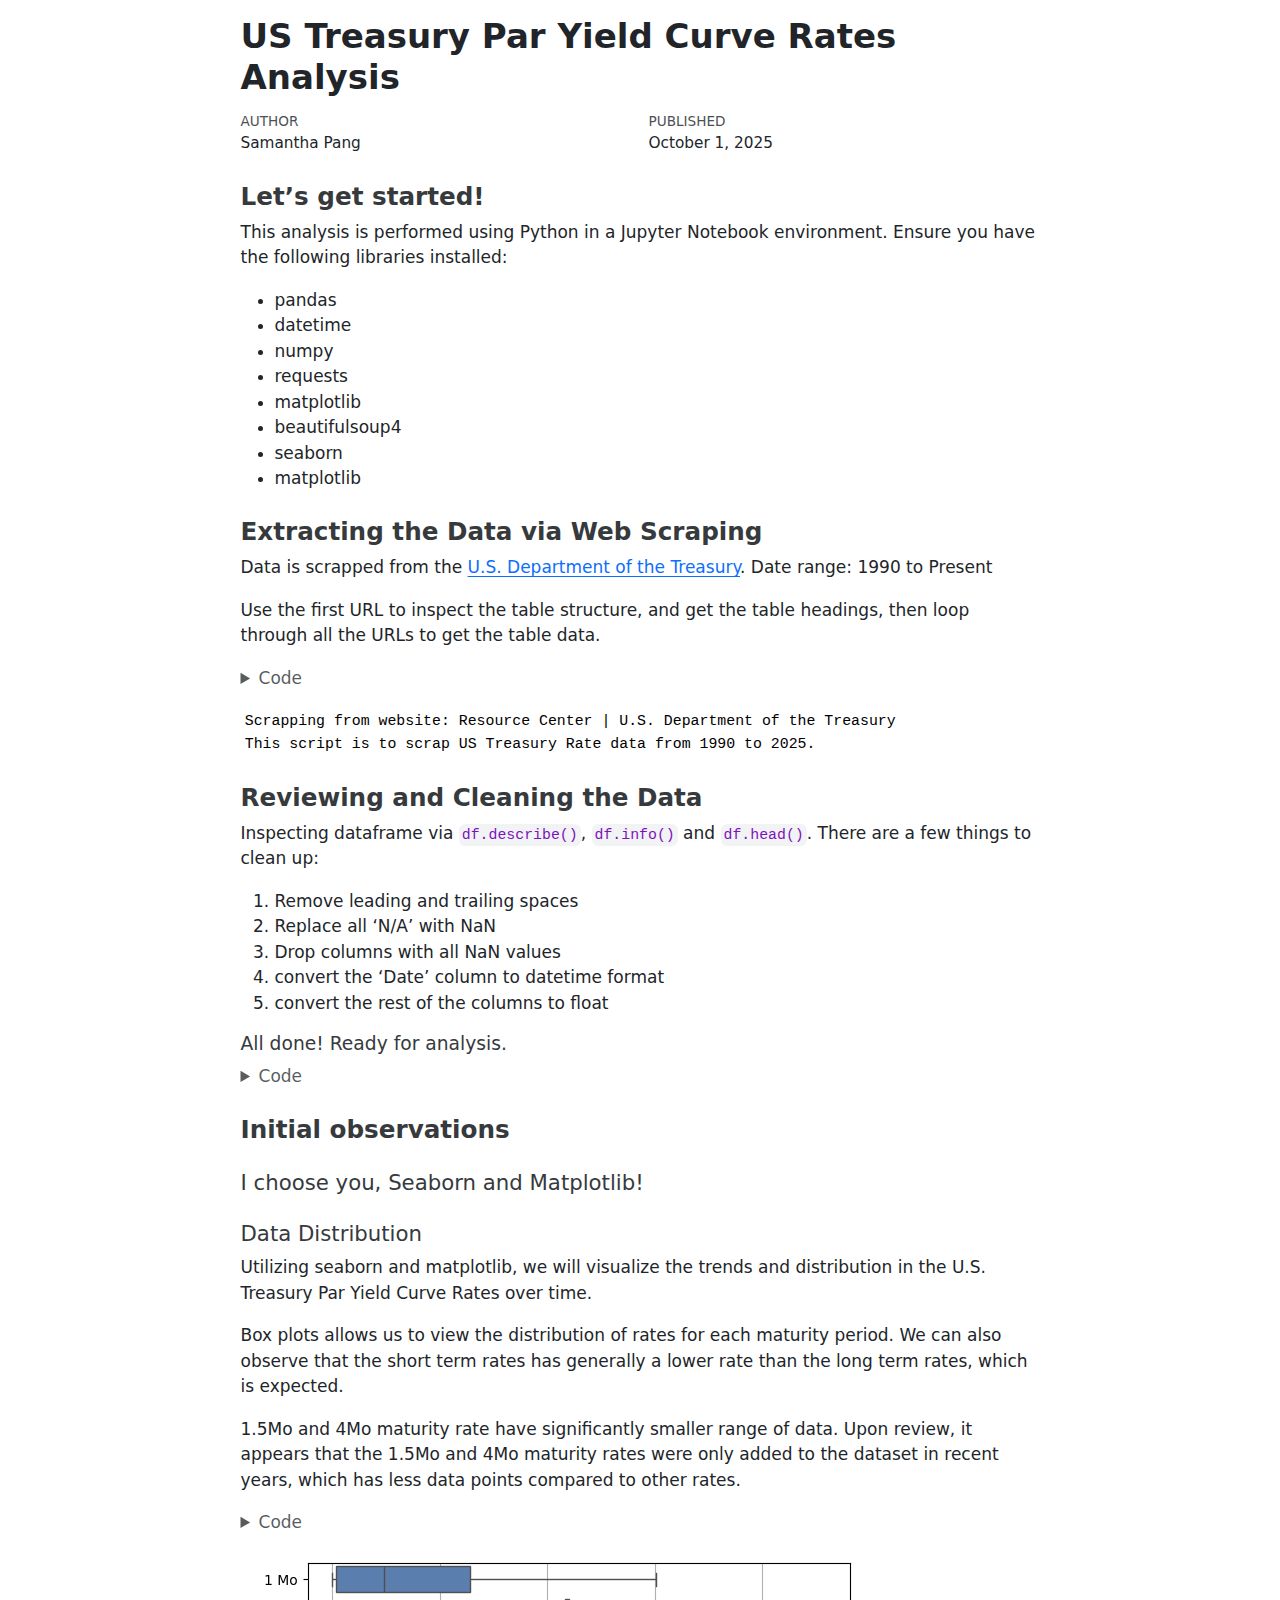
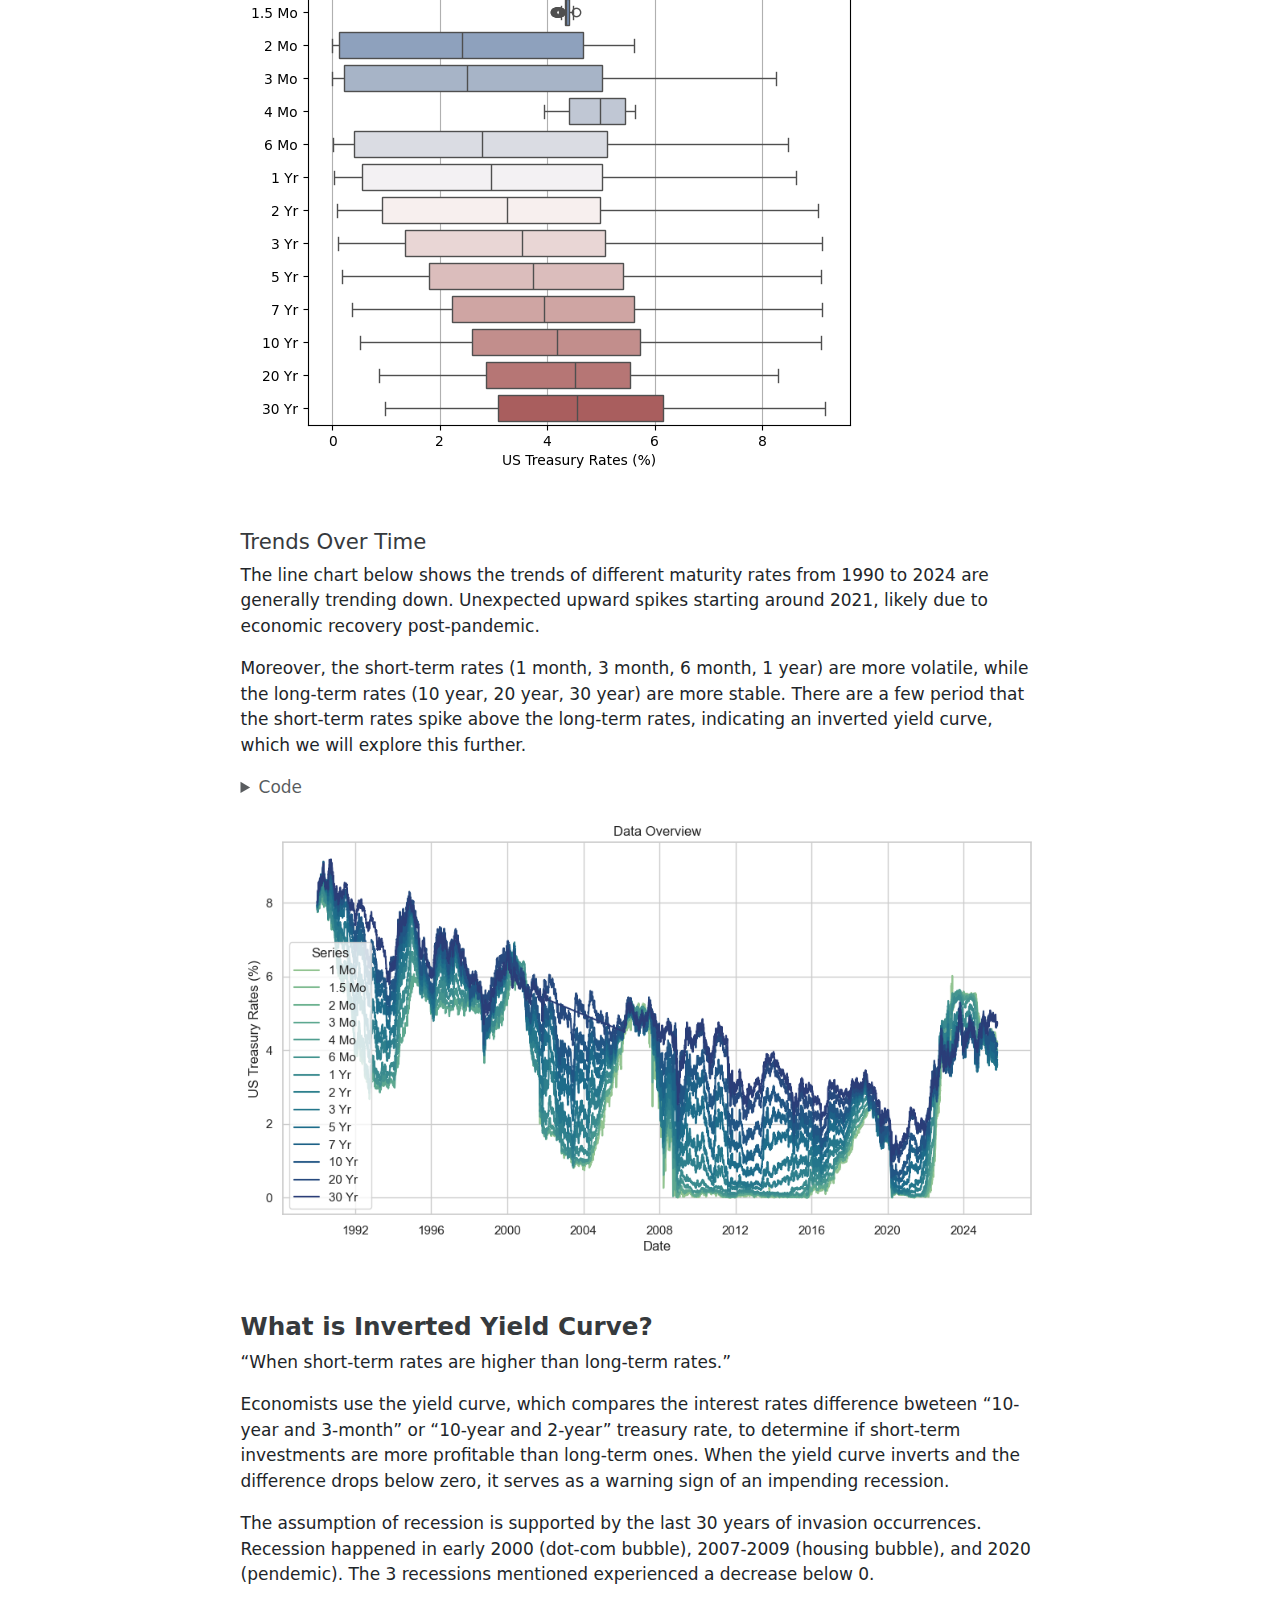
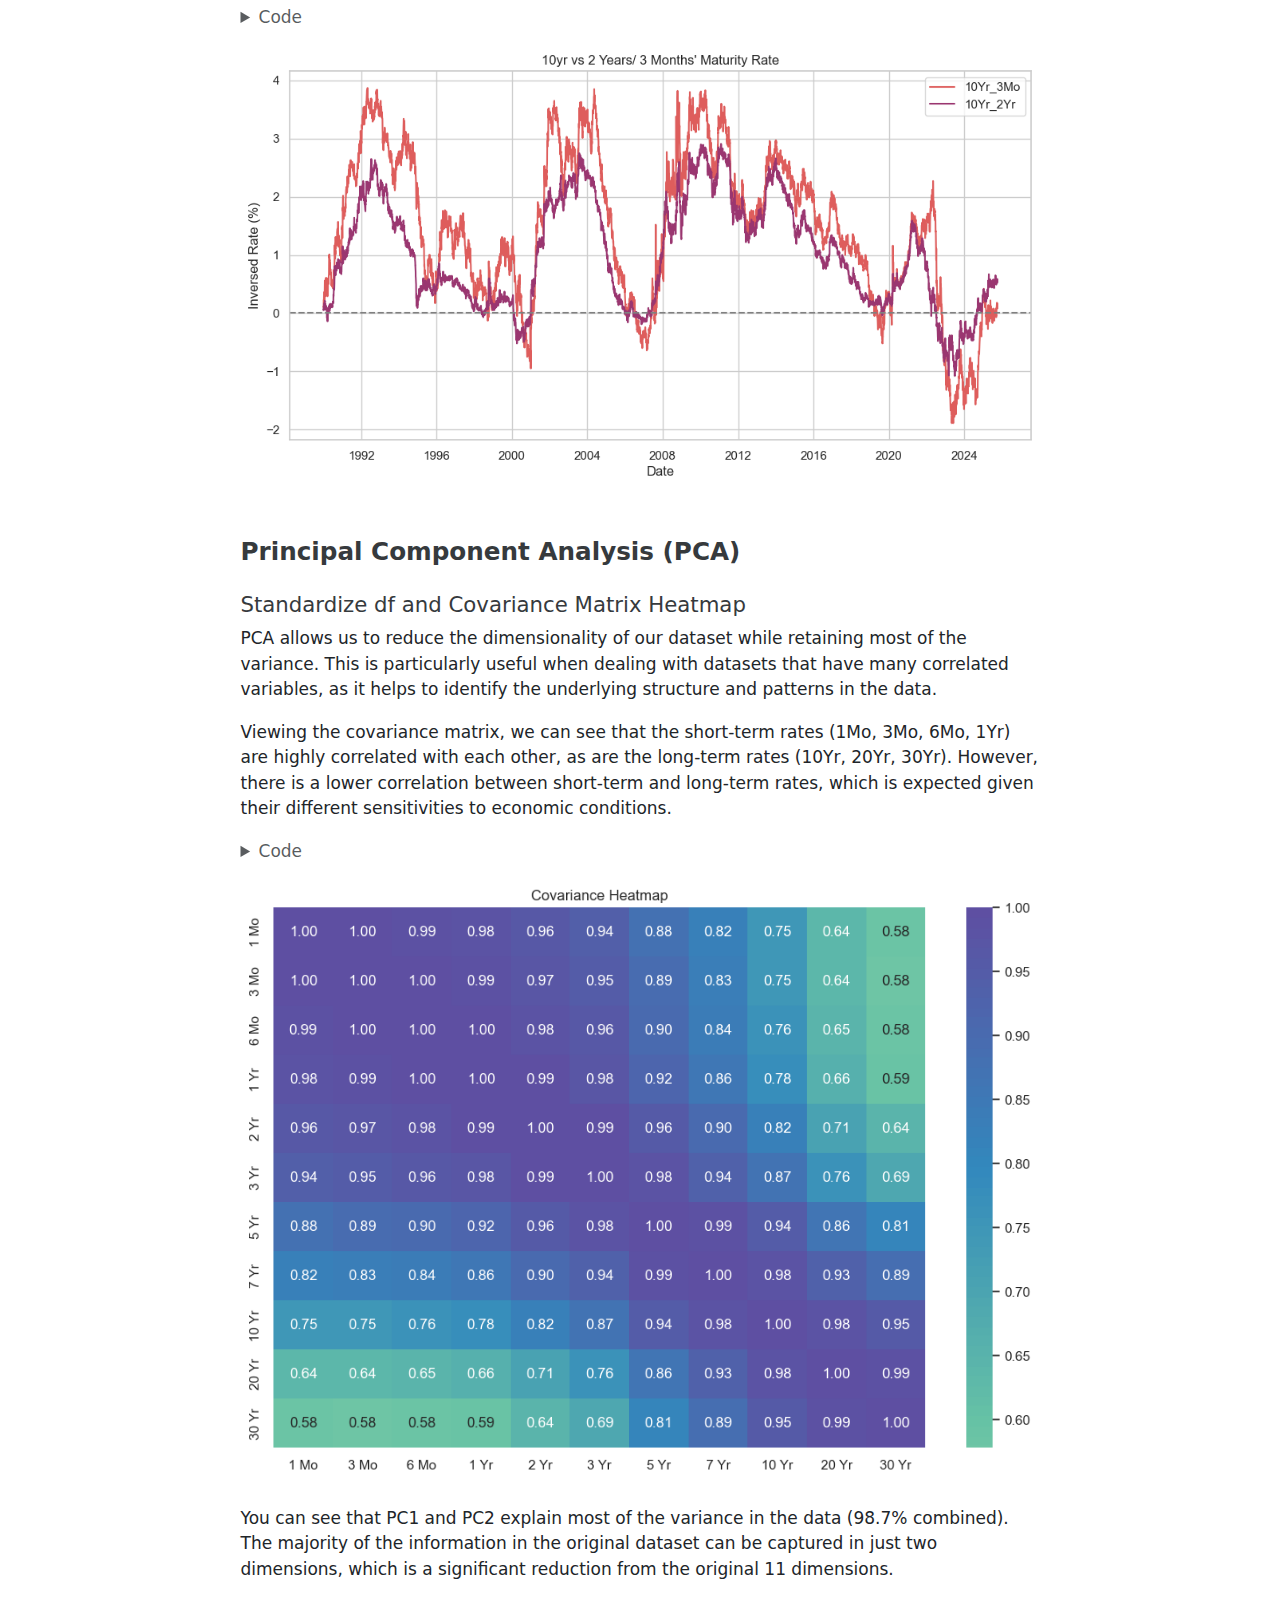
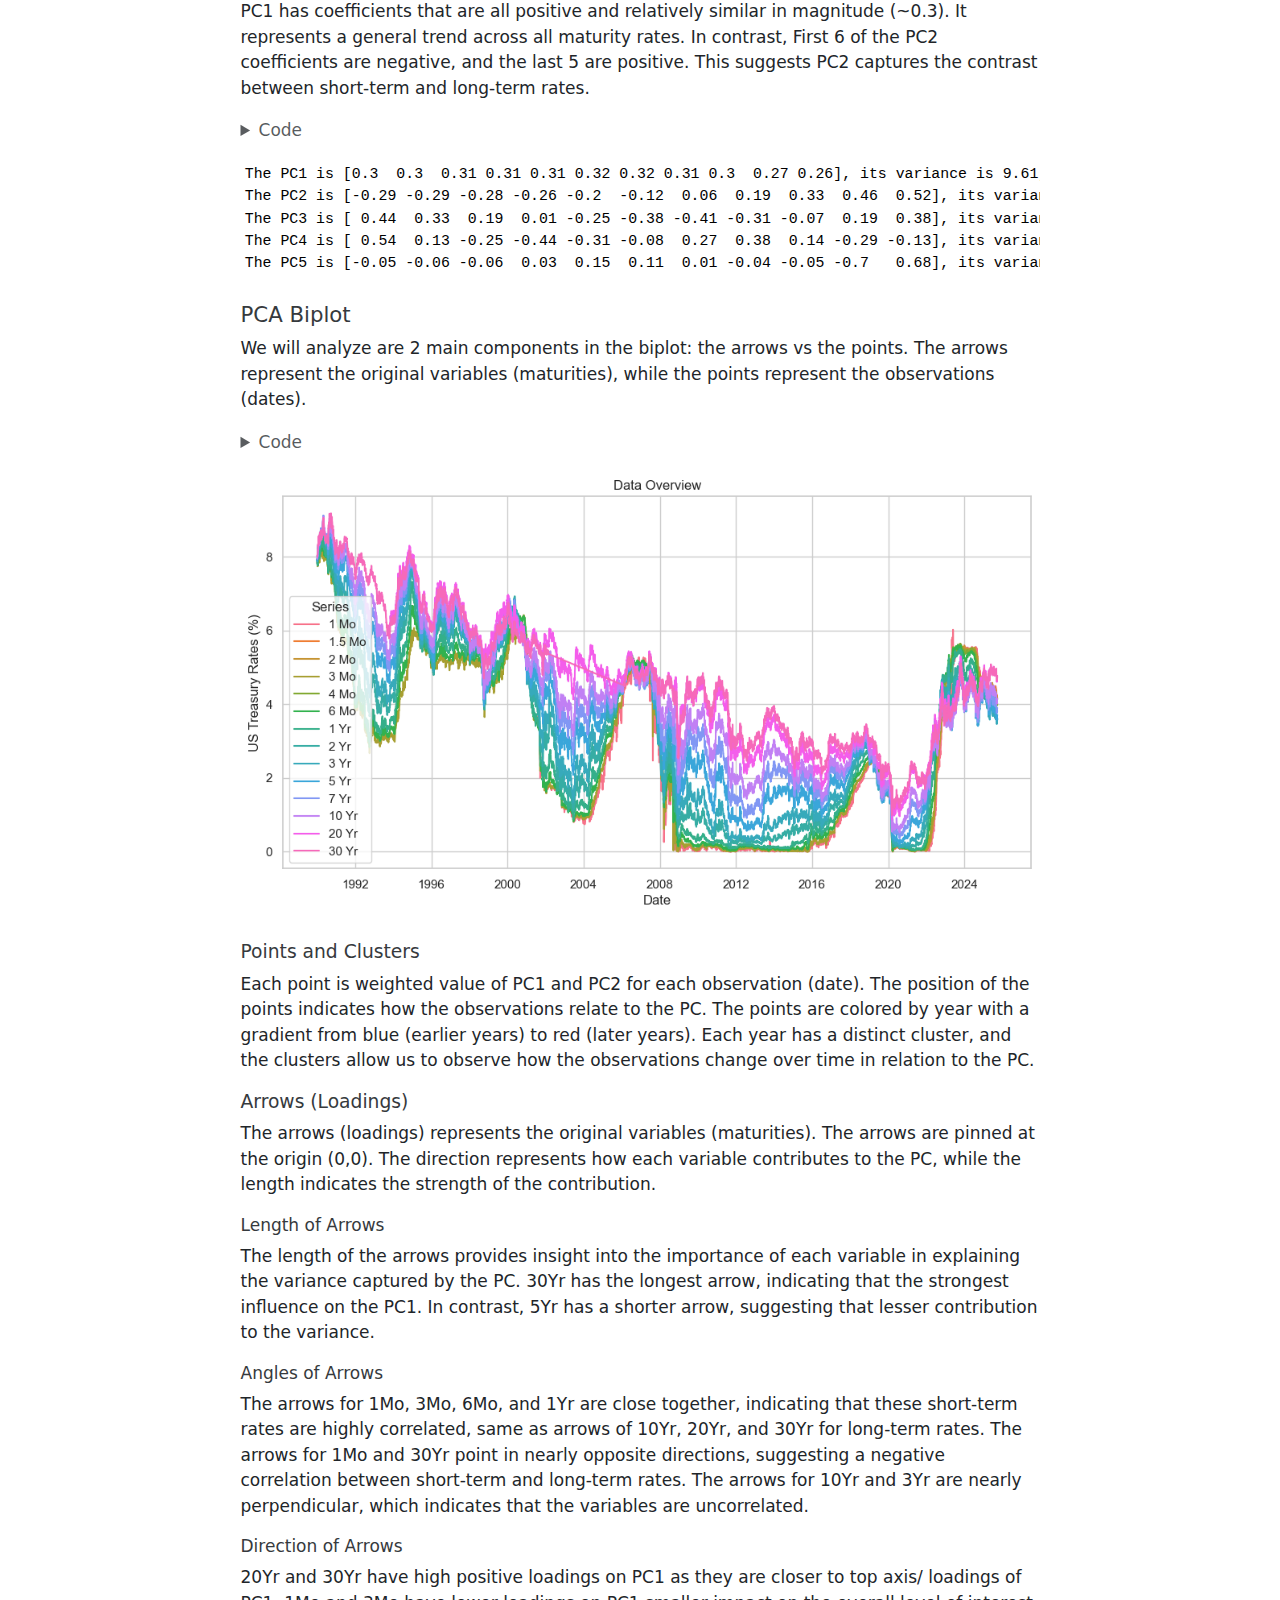
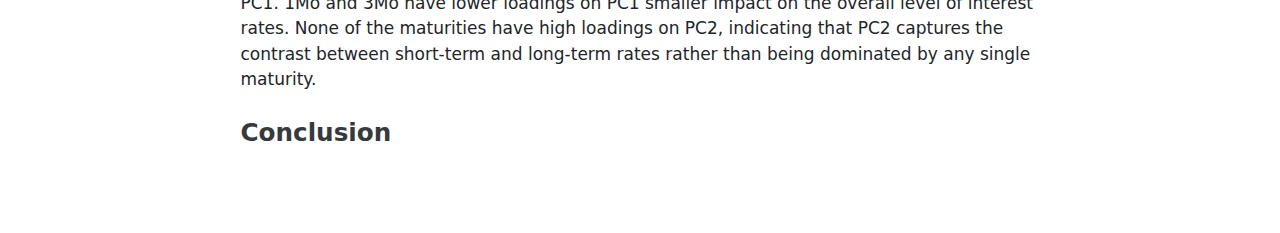
<file: USTreasuryRatesScrapper/WebScrap_US_Treasury_Rate.html>
<!DOCTYPE html>
<html xmlns="http://www.w3.org/1999/xhtml" lang="en" xml:lang="en"><head>

<meta charset="utf-8">
<meta name="generator" content="quarto-1.8.24">

<meta name="viewport" content="width=device-width, initial-scale=1.0, user-scalable=yes">

<meta name="author" content="Samantha Pang">
<meta name="dcterms.date" content="2025-10-01">

<title>US Treasury Par Yield Curve Rates Analysis</title>
<style>
code{white-space: pre-wrap;}
span.smallcaps{font-variant: small-caps;}
div.columns{display: flex; gap: min(4vw, 1.5em);}
div.column{flex: auto; overflow-x: auto;}
div.hanging-indent{margin-left: 1.5em; text-indent: -1.5em;}
ul.task-list{list-style: none;}
ul.task-list li input[type="checkbox"] {
  width: 0.8em;
  margin: 0 0.8em 0.2em -1em; /* quarto-specific, see https://github.com/quarto-dev/quarto-cli/issues/4556 */ 
  vertical-align: middle;
}
/* CSS for syntax highlighting */
html { -webkit-text-size-adjust: 100%; }
pre > code.sourceCode { white-space: pre; position: relative; }
pre > code.sourceCode > span { display: inline-block; line-height: 1.25; }
pre > code.sourceCode > span:empty { height: 1.2em; }
.sourceCode { overflow: visible; }
code.sourceCode > span { color: inherit; text-decoration: inherit; }
div.sourceCode { margin: 1em 0; }
pre.sourceCode { margin: 0; }
@media screen {
div.sourceCode { overflow: auto; }
}
@media print {
pre > code.sourceCode { white-space: pre-wrap; }
pre > code.sourceCode > span { text-indent: -5em; padding-left: 5em; }
}
pre.numberSource code
  { counter-reset: source-line 0; }
pre.numberSource code > span
  { position: relative; left: -4em; counter-increment: source-line; }
pre.numberSource code > span > a:first-child::before
  { content: counter(source-line);
    position: relative; left: -1em; text-align: right; vertical-align: baseline;
    border: none; display: inline-block;
    -webkit-touch-callout: none; -webkit-user-select: none;
    -khtml-user-select: none; -moz-user-select: none;
    -ms-user-select: none; user-select: none;
    padding: 0 4px; width: 4em;
  }
pre.numberSource { margin-left: 3em;  padding-left: 4px; }
div.sourceCode
  {   }
@media screen {
pre > code.sourceCode > span > a:first-child::before { text-decoration: underline; }
}
</style>


<script src="WebScrap_US_Treasury_Rate_files/libs/clipboard/clipboard.min.js"></script>
<script src="WebScrap_US_Treasury_Rate_files/libs/quarto-html/quarto.js" type="module"></script>
<script src="WebScrap_US_Treasury_Rate_files/libs/quarto-html/tabsets/tabsets.js" type="module"></script>
<script src="WebScrap_US_Treasury_Rate_files/libs/quarto-html/axe/axe-check.js" type="module"></script>
<script src="WebScrap_US_Treasury_Rate_files/libs/quarto-html/popper.min.js"></script>
<script src="WebScrap_US_Treasury_Rate_files/libs/quarto-html/tippy.umd.min.js"></script>
<script src="WebScrap_US_Treasury_Rate_files/libs/quarto-html/anchor.min.js"></script>
<link href="WebScrap_US_Treasury_Rate_files/libs/quarto-html/tippy.css" rel="stylesheet">
<link href="WebScrap_US_Treasury_Rate_files/libs/quarto-html/quarto-syntax-highlighting-dc55a5b9e770e841cd82e46aadbfb9b0.css" rel="stylesheet" id="quarto-text-highlighting-styles">
<script src="WebScrap_US_Treasury_Rate_files/libs/bootstrap/bootstrap.min.js"></script>
<link href="WebScrap_US_Treasury_Rate_files/libs/bootstrap/bootstrap-icons.css" rel="stylesheet">
<link href="WebScrap_US_Treasury_Rate_files/libs/bootstrap/bootstrap-9e3ffae467580fdb927a41352e75a2e0.min.css" rel="stylesheet" append-hash="true" id="quarto-bootstrap" data-mode="light">


</head>

<body class="fullcontent quarto-light">

<div id="quarto-content" class="page-columns page-rows-contents page-layout-article">

<main class="content" id="quarto-document-content">

<header id="title-block-header" class="quarto-title-block default">
<div class="quarto-title">
<h1 class="title">US Treasury Par Yield Curve Rates Analysis</h1>
</div>



<div class="quarto-title-meta">

    <div>
    <div class="quarto-title-meta-heading">Author</div>
    <div class="quarto-title-meta-contents">
             <p>Samantha Pang </p>
          </div>
  </div>
    
    <div>
    <div class="quarto-title-meta-heading">Published</div>
    <div class="quarto-title-meta-contents">
      <p class="date">October 1, 2025</p>
    </div>
  </div>
  
    
  </div>
  


</header>


<section id="lets-get-started" class="level3">
<h3 class="anchored" data-anchor-id="lets-get-started">Let’s get started!</h3>
<p>This analysis is performed using Python in a Jupyter Notebook environment. Ensure you have the following libraries installed:</p>
<ul>
<li>pandas</li>
<li>datetime</li>
<li>numpy</li>
<li>requests</li>
<li>matplotlib</li>
<li>beautifulsoup4</li>
<li>seaborn</li>
<li>matplotlib</li>
</ul>
</section>
<section id="extracting-the-data-via-web-scraping" class="level3">
<h3 class="anchored" data-anchor-id="extracting-the-data-via-web-scraping">Extracting the Data via Web Scraping</h3>
<p>Data is scrapped from the <a href="https://home.treasury.gov/policy-issues/financing-the-government/interest-rate-statistics/selected-interest-rates-historical-data">U.S. Department of the Treasury</a>. Date range: 1990 to Present</p>
<p>Use the first URL to inspect the table structure, and get the table headings, then loop through all the URLs to get the table data.</p>
<div id="80f0d317" class="cell" data-execution_count="1">
<details class="code-fold">
<summary>Code</summary>
<div class="code-copy-outer-scaffold"><div class="sourceCode cell-code" id="cb1"><pre class="sourceCode python code-with-copy"><code class="sourceCode python"><span id="cb1-1"><a href="#cb1-1" aria-hidden="true" tabindex="-1"></a><span class="im">from</span> bs4 <span class="im">import</span> BeautifulSoup <span class="im">as</span> BS</span>
<span id="cb1-2"><a href="#cb1-2" aria-hidden="true" tabindex="-1"></a><span class="im">import</span> requests <span class="im">as</span> req</span>
<span id="cb1-3"><a href="#cb1-3" aria-hidden="true" tabindex="-1"></a><span class="im">import</span> datetime</span>
<span id="cb1-4"><a href="#cb1-4" aria-hidden="true" tabindex="-1"></a><span class="im">import</span> pandas <span class="im">as</span> pd</span>
<span id="cb1-5"><a href="#cb1-5" aria-hidden="true" tabindex="-1"></a><span class="im">import</span> numpy <span class="im">as</span> np</span>
<span id="cb1-6"><a href="#cb1-6" aria-hidden="true" tabindex="-1"></a></span>
<span id="cb1-7"><a href="#cb1-7" aria-hidden="true" tabindex="-1"></a>urls<span class="op">=</span>[]</span>
<span id="cb1-8"><a href="#cb1-8" aria-hidden="true" tabindex="-1"></a>url <span class="op">=</span> <span class="st">"https://home.treasury.gov/resource-center/data-chart-center/interest-rates/TextView?type=daily_treasury_yield_curve&amp;field_tdr_date_value=xxxx"</span></span>
<span id="cb1-9"><a href="#cb1-9" aria-hidden="true" tabindex="-1"></a></span>
<span id="cb1-10"><a href="#cb1-10" aria-hidden="true" tabindex="-1"></a>start_year <span class="op">=</span> <span class="dv">1990</span></span>
<span id="cb1-11"><a href="#cb1-11" aria-hidden="true" tabindex="-1"></a>end_year <span class="op">=</span> datetime.date.today().year</span>
<span id="cb1-12"><a href="#cb1-12" aria-hidden="true" tabindex="-1"></a></span>
<span id="cb1-13"><a href="#cb1-13" aria-hidden="true" tabindex="-1"></a>years <span class="op">=</span> [<span class="bu">str</span>(yr) <span class="cf">for</span> yr <span class="kw">in</span> <span class="bu">range</span>(start_year, end_year<span class="op">+</span><span class="dv">1</span>)]</span>
<span id="cb1-14"><a href="#cb1-14" aria-hidden="true" tabindex="-1"></a></span>
<span id="cb1-15"><a href="#cb1-15" aria-hidden="true" tabindex="-1"></a><span class="cf">for</span> year <span class="kw">in</span> years:</span>
<span id="cb1-16"><a href="#cb1-16" aria-hidden="true" tabindex="-1"></a>    urls.append(url.replace(<span class="st">'xxxx'</span>, year))</span>
<span id="cb1-17"><a href="#cb1-17" aria-hidden="true" tabindex="-1"></a></span>
<span id="cb1-18"><a href="#cb1-18" aria-hidden="true" tabindex="-1"></a><span class="co"># inspect the first URL to get the table headings</span></span>
<span id="cb1-19"><a href="#cb1-19" aria-hidden="true" tabindex="-1"></a>html_text <span class="op">=</span> req.get(urls[<span class="dv">0</span>]).text</span>
<span id="cb1-20"><a href="#cb1-20" aria-hidden="true" tabindex="-1"></a>soup<span class="op">=</span>BS(html_text, <span class="st">'html.parser'</span>)</span>
<span id="cb1-21"><a href="#cb1-21" aria-hidden="true" tabindex="-1"></a></span>
<span id="cb1-22"><a href="#cb1-22" aria-hidden="true" tabindex="-1"></a><span class="bu">print</span>(<span class="st">'Scrapping from website:'</span>, soup.title.text)</span>
<span id="cb1-23"><a href="#cb1-23" aria-hidden="true" tabindex="-1"></a><span class="bu">print</span>(<span class="ss">f'This script is to scrap US Treasury Rate data from </span><span class="sc">{</span>start_year<span class="sc">}</span><span class="ss"> to </span><span class="sc">{</span>end_year<span class="sc">}</span><span class="ss">.'</span>)</span>
<span id="cb1-24"><a href="#cb1-24" aria-hidden="true" tabindex="-1"></a></span>
<span id="cb1-25"><a href="#cb1-25" aria-hidden="true" tabindex="-1"></a><span class="co"># column headings</span></span>
<span id="cb1-26"><a href="#cb1-26" aria-hidden="true" tabindex="-1"></a>headings <span class="op">=</span> []</span>
<span id="cb1-27"><a href="#cb1-27" aria-hidden="true" tabindex="-1"></a><span class="co"># table = soup.find('table', class_ = 'usa-table views-table views-view-table cols-26') </span></span>
<span id="cb1-28"><a href="#cb1-28" aria-hidden="true" tabindex="-1"></a><span class="co"># table_rows = table.find_all('tr')</span></span>
<span id="cb1-29"><a href="#cb1-29" aria-hidden="true" tabindex="-1"></a></span>
<span id="cb1-30"><a href="#cb1-30" aria-hidden="true" tabindex="-1"></a><span class="cf">for</span> item <span class="kw">in</span> soup.find_all(<span class="st">'th'</span>):</span>
<span id="cb1-31"><a href="#cb1-31" aria-hidden="true" tabindex="-1"></a>    headings.append(item.text)</span>
<span id="cb1-32"><a href="#cb1-32" aria-hidden="true" tabindex="-1"></a><span class="co"># print('Table headings &lt;th&gt;:', headings)</span></span>
<span id="cb1-33"><a href="#cb1-33" aria-hidden="true" tabindex="-1"></a></span>
<span id="cb1-34"><a href="#cb1-34" aria-hidden="true" tabindex="-1"></a><span class="co"># now scrap all the table data/ td from all the URLs</span></span>
<span id="cb1-35"><a href="#cb1-35" aria-hidden="true" tabindex="-1"></a>all_rows <span class="op">=</span> []</span>
<span id="cb1-36"><a href="#cb1-36" aria-hidden="true" tabindex="-1"></a><span class="cf">for</span> url <span class="kw">in</span> urls:</span>
<span id="cb1-37"><a href="#cb1-37" aria-hidden="true" tabindex="-1"></a>    html_text <span class="op">=</span> req.get(url).text</span>
<span id="cb1-38"><a href="#cb1-38" aria-hidden="true" tabindex="-1"></a>    soup <span class="op">=</span> BS(html_text, <span class="st">'html.parser'</span>)</span>
<span id="cb1-39"><a href="#cb1-39" aria-hidden="true" tabindex="-1"></a>    table_rows <span class="op">=</span> soup.find_all(<span class="st">'tr'</span>)               </span>
<span id="cb1-40"><a href="#cb1-40" aria-hidden="true" tabindex="-1"></a>    <span class="cf">for</span> tr <span class="kw">in</span> table_rows[<span class="dv">1</span>:]:</span>
<span id="cb1-41"><a href="#cb1-41" aria-hidden="true" tabindex="-1"></a>        td <span class="op">=</span> tr.find_all(<span class="st">'td'</span>)</span>
<span id="cb1-42"><a href="#cb1-42" aria-hidden="true" tabindex="-1"></a>        row<span class="op">=</span>[i.text.strip(<span class="st">'</span><span class="ch">\n</span><span class="st">'</span>) <span class="cf">for</span> i <span class="kw">in</span> td]       <span class="co">#i is each td element, i.text is to find all text in that i, .strip to remove entries starts with \n</span></span>
<span id="cb1-43"><a href="#cb1-43" aria-hidden="true" tabindex="-1"></a>        all_rows.append(row)</span>
<span id="cb1-44"><a href="#cb1-44" aria-hidden="true" tabindex="-1"></a>df<span class="op">=</span>pd.DataFrame(data<span class="op">=</span>all_rows, columns<span class="op">=</span>headings)</span>
<span id="cb1-45"><a href="#cb1-45" aria-hidden="true" tabindex="-1"></a></span>
<span id="cb1-46"><a href="#cb1-46" aria-hidden="true" tabindex="-1"></a><span class="co"># df.to_csv('raw_US_Treasury_Rates.csv', index=False)</span></span></code></pre></div><button title="Copy to Clipboard" class="code-copy-button"><i class="bi"></i></button></div>
</details>
<div class="cell-output cell-output-stdout">
<pre><code>Scrapping from website: Resource Center | U.S. Department of the Treasury
This script is to scrap US Treasury Rate data from 1990 to 2025.</code></pre>
</div>
</div>
</section>
<section id="reviewing-and-cleaning-the-data" class="level3">
<h3 class="anchored" data-anchor-id="reviewing-and-cleaning-the-data">Reviewing and Cleaning the Data</h3>
<p>Inspecting dataframe via <code>df.describe()</code>, <code>df.info()</code> and <code>df.head()</code>. There are a few things to clean up:</p>
<ol type="1">
<li>Remove leading and trailing spaces</li>
<li>Replace all ‘N/A’ with NaN</li>
<li>Drop columns with all NaN values</li>
<li>convert the ‘Date’ column to datetime format</li>
<li>convert the rest of the columns to float</li>
</ol>
<section id="all-done-ready-for-analysis." class="level5">
<h5 class="anchored" data-anchor-id="all-done-ready-for-analysis.">All done! Ready for analysis.</h5>
<div id="58ab3431" class="cell" data-execution_count="2">
<details class="code-fold">
<summary>Code</summary>
<div class="code-copy-outer-scaffold"><div class="sourceCode cell-code" id="cb3"><pre class="sourceCode python code-with-copy"><code class="sourceCode python"><span id="cb3-1"><a href="#cb3-1" aria-hidden="true" tabindex="-1"></a><span class="co"># display(df.describe(), df.head())</span></span>
<span id="cb3-2"><a href="#cb3-2" aria-hidden="true" tabindex="-1"></a><span class="co"># noticed there are space in N/A cell, </span></span>
<span id="cb3-3"><a href="#cb3-3" aria-hidden="true" tabindex="-1"></a><span class="co"># print("N/A cell: '", df['20 YR'][0], "'")</span></span>
<span id="cb3-4"><a href="#cb3-4" aria-hidden="true" tabindex="-1"></a><span class="co"># remove all blank spaces in the dataframe, except headers</span></span>
<span id="cb3-5"><a href="#cb3-5" aria-hidden="true" tabindex="-1"></a>clean_df <span class="op">=</span> df.iloc[:,:].<span class="bu">map</span>(<span class="kw">lambda</span> x:x.strip())</span>
<span id="cb3-6"><a href="#cb3-6" aria-hidden="true" tabindex="-1"></a><span class="co"># converting to lower case, if cell equals to 'n/a', then replace with empty string</span></span>
<span id="cb3-7"><a href="#cb3-7" aria-hidden="true" tabindex="-1"></a>clean_df <span class="op">=</span> clean_df.<span class="bu">map</span>(<span class="kw">lambda</span> x:np.nan <span class="cf">if</span> (x.lower() <span class="op">==</span> <span class="st">'n/a'</span> <span class="kw">or</span> x <span class="op">==</span><span class="st">''</span>) <span class="cf">else</span> x)</span>
<span id="cb3-8"><a href="#cb3-8" aria-hidden="true" tabindex="-1"></a><span class="co"># dropping all columns with all NaN values</span></span>
<span id="cb3-9"><a href="#cb3-9" aria-hidden="true" tabindex="-1"></a>clean_df.dropna(axis<span class="op">=</span><span class="dv">1</span>, how<span class="op">=</span><span class="st">'all'</span>, inplace<span class="op">=</span><span class="va">True</span>)</span>
<span id="cb3-10"><a href="#cb3-10" aria-hidden="true" tabindex="-1"></a><span class="co"># change Date column to datetime and the rest to float</span></span>
<span id="cb3-11"><a href="#cb3-11" aria-hidden="true" tabindex="-1"></a>clean_df[clean_df.columns[<span class="dv">0</span>]] <span class="op">=</span> pd.to_datetime(clean_df[clean_df.columns[<span class="dv">0</span>]])</span>
<span id="cb3-12"><a href="#cb3-12" aria-hidden="true" tabindex="-1"></a><span class="cf">for</span> col <span class="kw">in</span> clean_df.columns[<span class="dv">1</span>:]:</span>
<span id="cb3-13"><a href="#cb3-13" aria-hidden="true" tabindex="-1"></a>    clean_df[col] <span class="op">=</span> clean_df[col].astype(<span class="bu">str</span>).astype(<span class="bu">float</span>)</span>
<span id="cb3-14"><a href="#cb3-14" aria-hidden="true" tabindex="-1"></a><span class="co"># clean_df.info()</span></span>
<span id="cb3-15"><a href="#cb3-15" aria-hidden="true" tabindex="-1"></a><span class="co"># clean_df.head()</span></span></code></pre></div><button title="Copy to Clipboard" class="code-copy-button"><i class="bi"></i></button></div>
</details>
</div>
</section>
</section>
<section id="initial-observations" class="level3">
<h3 class="anchored" data-anchor-id="initial-observations">Initial observations</h3>
<section id="i-choose-you-seaborn-and-matplotlib" class="level4">
<h4 class="anchored" data-anchor-id="i-choose-you-seaborn-and-matplotlib">I choose you, Seaborn and Matplotlib!</h4>
</section>
<section id="data-distribution" class="level4">
<h4 class="anchored" data-anchor-id="data-distribution">Data Distribution</h4>
<p>Utilizing seaborn and matplotlib, we will visualize the trends and distribution in the U.S. Treasury Par Yield Curve Rates over time.</p>
<p>Box plots allows us to view the distribution of rates for each maturity period. We can also observe that the short term rates has generally a lower rate than the long term rates, which is expected.</p>
<p>1.5Mo and 4Mo maturity rate have significantly smaller range of data. Upon review, it appears that the 1.5Mo and 4Mo maturity rates were only added to the dataset in recent years, which has less data points compared to other rates.</p>
<div id="655fab8f" class="cell" data-execution_count="3">
<details class="code-fold">
<summary>Code</summary>
<div class="code-copy-outer-scaffold"><div class="sourceCode cell-code" id="cb4"><pre class="sourceCode python code-with-copy"><code class="sourceCode python"><span id="cb4-1"><a href="#cb4-1" aria-hidden="true" tabindex="-1"></a><span class="im">import</span> seaborn <span class="im">as</span> sns</span>
<span id="cb4-2"><a href="#cb4-2" aria-hidden="true" tabindex="-1"></a><span class="im">import</span> matplotlib.pyplot <span class="im">as</span> plt</span>
<span id="cb4-3"><a href="#cb4-3" aria-hidden="true" tabindex="-1"></a></span>
<span id="cb4-4"><a href="#cb4-4" aria-hidden="true" tabindex="-1"></a><span class="co"># Melt df to long format</span></span>
<span id="cb4-5"><a href="#cb4-5" aria-hidden="true" tabindex="-1"></a>data <span class="op">=</span> clean_df.melt(id_vars<span class="op">=</span><span class="st">'Date'</span>, var_name<span class="op">=</span><span class="st">'Series'</span>, value_name<span class="op">=</span><span class="st">'Value'</span>)</span>
<span id="cb4-6"><a href="#cb4-6" aria-hidden="true" tabindex="-1"></a>data.dropna(inplace<span class="op">=</span><span class="va">True</span>)</span>
<span id="cb4-7"><a href="#cb4-7" aria-hidden="true" tabindex="-1"></a></span>
<span id="cb4-8"><a href="#cb4-8" aria-hidden="true" tabindex="-1"></a>f, ax <span class="op">=</span> plt.subplots(figsize<span class="op">=</span>(<span class="dv">7</span>, <span class="dv">6</span>))</span>
<span id="cb4-9"><a href="#cb4-9" aria-hidden="true" tabindex="-1"></a><span class="co"># Plot the orbital period with horizontal boxes, vlag - blue/pink diverging color palette</span></span>
<span id="cb4-10"><a href="#cb4-10" aria-hidden="true" tabindex="-1"></a>sns.boxplot(</span>
<span id="cb4-11"><a href="#cb4-11" aria-hidden="true" tabindex="-1"></a>    data, x<span class="op">=</span><span class="st">"Value"</span>, y<span class="op">=</span><span class="st">"Series"</span>, hue<span class="op">=</span><span class="st">"Series"</span>, palette<span class="op">=</span><span class="st">"vlag"</span></span>
<span id="cb4-12"><a href="#cb4-12" aria-hidden="true" tabindex="-1"></a>)</span>
<span id="cb4-13"><a href="#cb4-13" aria-hidden="true" tabindex="-1"></a></span>
<span id="cb4-14"><a href="#cb4-14" aria-hidden="true" tabindex="-1"></a>ax.set_xlabel(<span class="st">"US Treasury Rates (%)"</span>)</span>
<span id="cb4-15"><a href="#cb4-15" aria-hidden="true" tabindex="-1"></a>ax.xaxis.grid(<span class="va">True</span>)</span>
<span id="cb4-16"><a href="#cb4-16" aria-hidden="true" tabindex="-1"></a>ax.<span class="bu">set</span>(ylabel<span class="op">=</span><span class="st">""</span>)</span></code></pre></div><button title="Copy to Clipboard" class="code-copy-button"><i class="bi"></i></button></div>
</details>
<div class="cell-output cell-output-display">
<div>
<figure class="figure">
<p><img src="WebScrap_US_Treasury_Rate_files/figure-html/cell-4-output-1.png" class="img-fluid figure-img"></p>
</figure>
</div>
</div>
</div>
</section>
<section id="trends-over-time" class="level4">
<h4 class="anchored" data-anchor-id="trends-over-time">Trends Over Time</h4>
<p>The line chart below shows the trends of different maturity rates from 1990 to 2024 are generally trending down. Unexpected upward spikes starting around 2021, likely due to economic recovery post-pandemic.</p>
<p>Moreover, the short-term rates (1 month, 3 month, 6 month, 1 year) are more volatile, while the long-term rates (10 year, 20 year, 30 year) are more stable. There are a few period that the short-term rates spike above the long-term rates, indicating an inverted yield curve, which we will explore this further.</p>
<div id="fc7c3101" class="cell" data-execution_count="4">
<details class="code-fold">
<summary>Code</summary>
<div class="code-copy-outer-scaffold"><div class="sourceCode cell-code" id="cb5"><pre class="sourceCode python code-with-copy"><code class="sourceCode python"><span id="cb5-1"><a href="#cb5-1" aria-hidden="true" tabindex="-1"></a>sns.set_theme(style<span class="op">=</span><span class="st">"whitegrid"</span>)</span>
<span id="cb5-2"><a href="#cb5-2" aria-hidden="true" tabindex="-1"></a></span>
<span id="cb5-3"><a href="#cb5-3" aria-hidden="true" tabindex="-1"></a>plt.figure(figsize<span class="op">=</span>(<span class="dv">12</span>, <span class="dv">6</span>))</span>
<span id="cb5-4"><a href="#cb5-4" aria-hidden="true" tabindex="-1"></a>sns.lineplot(data<span class="op">=</span>data, x<span class="op">=</span><span class="st">'Date'</span>, y<span class="op">=</span><span class="st">'Value'</span>, hue<span class="op">=</span><span class="st">'Series'</span>, palette<span class="op">=</span><span class="st">'crest'</span>)</span>
<span id="cb5-5"><a href="#cb5-5" aria-hidden="true" tabindex="-1"></a>plt.title(<span class="st">"Data Overview"</span>)</span>
<span id="cb5-6"><a href="#cb5-6" aria-hidden="true" tabindex="-1"></a>plt.ylabel(<span class="st">"US Treasury Rates (%)"</span>)</span>
<span id="cb5-7"><a href="#cb5-7" aria-hidden="true" tabindex="-1"></a><span class="co"># plt.</span></span>
<span id="cb5-8"><a href="#cb5-8" aria-hidden="true" tabindex="-1"></a>plt.show()</span></code></pre></div><button title="Copy to Clipboard" class="code-copy-button"><i class="bi"></i></button></div>
</details>
<div class="cell-output cell-output-display">
<div>
<figure class="figure">
<p><img src="WebScrap_US_Treasury_Rate_files/figure-html/cell-5-output-1.png" class="img-fluid figure-img"></p>
</figure>
</div>
</div>
</div>
</section>
</section>
<section id="what-is-inverted-yield-curve" class="level3">
<h3 class="anchored" data-anchor-id="what-is-inverted-yield-curve">What is Inverted Yield Curve?</h3>
<p>“When short-term rates are higher than long-term rates.”</p>
<p>Economists use the yield curve, which compares the interest rates difference bweteen “10-year and 3-month” or “10-year and 2-year” treasury rate, to determine if short-term investments are more profitable than long-term ones. When the yield curve inverts and the difference drops below zero, it serves as a warning sign of an impending recession.</p>
<p>The assumption of recession is supported by the last 30 years of invasion occurrences. Recession happened in early 2000 (dot-com bubble), 2007-2009 (housing bubble), and 2020 (pendemic). The 3 recessions mentioned experienced a decrease below 0.</p>
<div id="960e956b" class="cell" data-execution_count="5">
<details class="code-fold">
<summary>Code</summary>
<div class="code-copy-outer-scaffold"><div class="sourceCode cell-code" id="cb6"><pre class="sourceCode python code-with-copy"><code class="sourceCode python"><span id="cb6-1"><a href="#cb6-1" aria-hidden="true" tabindex="-1"></a><span class="co">#calculate the inversed rate</span></span>
<span id="cb6-2"><a href="#cb6-2" aria-hidden="true" tabindex="-1"></a>clean_df[<span class="st">'10Yr_3Mo'</span>] <span class="op">=</span> clean_df[<span class="st">'10 Yr'</span>]<span class="op">-</span>clean_df[<span class="st">'3 Mo'</span>]</span>
<span id="cb6-3"><a href="#cb6-3" aria-hidden="true" tabindex="-1"></a>clean_df[<span class="st">'10Yr_2Yr'</span>] <span class="op">=</span> clean_df[<span class="st">'10 Yr'</span>]<span class="op">-</span>clean_df[<span class="st">'2 Yr'</span>]</span>
<span id="cb6-4"><a href="#cb6-4" aria-hidden="true" tabindex="-1"></a></span>
<span id="cb6-5"><a href="#cb6-5" aria-hidden="true" tabindex="-1"></a>data <span class="op">=</span> clean_df.melt(id_vars<span class="op">=</span><span class="st">'Date'</span>, var_name<span class="op">=</span><span class="st">'Series'</span>, value_name<span class="op">=</span><span class="st">'Value'</span>)</span>
<span id="cb6-6"><a href="#cb6-6" aria-hidden="true" tabindex="-1"></a>data.dropna(inplace<span class="op">=</span><span class="va">True</span>)</span>
<span id="cb6-7"><a href="#cb6-7" aria-hidden="true" tabindex="-1"></a>data <span class="op">=</span> data[data[<span class="st">'Series'</span>].isin([<span class="st">'10Yr_3Mo'</span>, <span class="st">'10Yr_2Yr'</span>])]</span>
<span id="cb6-8"><a href="#cb6-8" aria-hidden="true" tabindex="-1"></a></span>
<span id="cb6-9"><a href="#cb6-9" aria-hidden="true" tabindex="-1"></a>plt.figure(figsize<span class="op">=</span>(<span class="dv">12</span>, <span class="dv">6</span>))</span>
<span id="cb6-10"><a href="#cb6-10" aria-hidden="true" tabindex="-1"></a>sns.lineplot(data<span class="op">=</span>data, x<span class="op">=</span><span class="st">'Date'</span>, y<span class="op">=</span><span class="st">'Value'</span>, hue<span class="op">=</span><span class="st">'Series'</span>, palette<span class="op">=</span><span class="st">'flare'</span>)</span>
<span id="cb6-11"><a href="#cb6-11" aria-hidden="true" tabindex="-1"></a>plt.title(<span class="st">"10yr vs 2 Years/ 3 Months' Maturity Rate"</span>)</span>
<span id="cb6-12"><a href="#cb6-12" aria-hidden="true" tabindex="-1"></a>plt.ylabel(<span class="st">"Inversed Rate (%)"</span>)</span>
<span id="cb6-13"><a href="#cb6-13" aria-hidden="true" tabindex="-1"></a>plt.legend(loc<span class="op">=</span><span class="st">"upper right"</span>)</span>
<span id="cb6-14"><a href="#cb6-14" aria-hidden="true" tabindex="-1"></a>plt.axhline(y<span class="op">=</span><span class="dv">0</span>, color<span class="op">=</span><span class="st">'grey'</span>,linestyle<span class="op">=</span><span class="st">'--'</span>)</span>
<span id="cb6-15"><a href="#cb6-15" aria-hidden="true" tabindex="-1"></a>plt.show()</span></code></pre></div><button title="Copy to Clipboard" class="code-copy-button"><i class="bi"></i></button></div>
</details>
<div class="cell-output cell-output-display">
<div>
<figure class="figure">
<p><img src="WebScrap_US_Treasury_Rate_files/figure-html/cell-6-output-1.png" class="img-fluid figure-img"></p>
</figure>
</div>
</div>
</div>
</section>
<section id="principal-component-analysis-pca" class="level3">
<h3 class="anchored" data-anchor-id="principal-component-analysis-pca">Principal Component Analysis (PCA)</h3>
<section id="standardize-df-and-covariance-matrix-heatmap" class="level4">
<h4 class="anchored" data-anchor-id="standardize-df-and-covariance-matrix-heatmap">Standardize df and Covariance Matrix Heatmap</h4>
<p>PCA allows us to reduce the dimensionality of our dataset while retaining most of the variance. This is particularly useful when dealing with datasets that have many correlated variables, as it helps to identify the underlying structure and patterns in the data.</p>
<p>Viewing the covariance matrix, we can see that the short-term rates (1Mo, 3Mo, 6Mo, 1Yr) are highly correlated with each other, as are the long-term rates (10Yr, 20Yr, 30Yr). However, there is a lower correlation between short-term and long-term rates, which is expected given their different sensitivities to economic conditions.</p>
<div id="f98c719f" class="cell" data-execution_count="6">
<details class="code-fold">
<summary>Code</summary>
<div class="code-copy-outer-scaffold"><div class="sourceCode cell-code" id="cb7"><pre class="sourceCode python code-with-copy"><code class="sourceCode python"><span id="cb7-1"><a href="#cb7-1" aria-hidden="true" tabindex="-1"></a><span class="im">from</span> sklearn.preprocessing <span class="im">import</span> StandardScaler </span>
<span id="cb7-2"><a href="#cb7-2" aria-hidden="true" tabindex="-1"></a><span class="im">import</span> numpy.linalg <span class="im">as</span> LA</span>
<span id="cb7-3"><a href="#cb7-3" aria-hidden="true" tabindex="-1"></a></span>
<span id="cb7-4"><a href="#cb7-4" aria-hidden="true" tabindex="-1"></a>data <span class="op">=</span> clean_df[[<span class="st">'Date'</span>, <span class="st">'1 Mo'</span>, <span class="st">'3 Mo'</span>, <span class="st">'6 Mo'</span>, <span class="st">'1 Yr'</span>,</span>
<span id="cb7-5"><a href="#cb7-5" aria-hidden="true" tabindex="-1"></a>                 <span class="st">'2 Yr'</span>, <span class="st">'3 Yr'</span>, <span class="st">'5 Yr'</span>, <span class="st">'7 Yr'</span>, <span class="st">'10 Yr'</span>, <span class="st">'20 Yr'</span>, <span class="st">'30 Yr'</span>]].copy()</span>
<span id="cb7-6"><a href="#cb7-6" aria-hidden="true" tabindex="-1"></a>data.dropna(inplace<span class="op">=</span><span class="va">True</span>)</span>
<span id="cb7-7"><a href="#cb7-7" aria-hidden="true" tabindex="-1"></a>data <span class="op">=</span> data.set_index(<span class="st">'Date'</span>)</span>
<span id="cb7-8"><a href="#cb7-8" aria-hidden="true" tabindex="-1"></a>colnames<span class="op">=</span><span class="bu">list</span>(data.columns)</span>
<span id="cb7-9"><a href="#cb7-9" aria-hidden="true" tabindex="-1"></a><span class="co"># standardize df</span></span>
<span id="cb7-10"><a href="#cb7-10" aria-hidden="true" tabindex="-1"></a>sc<span class="op">=</span>StandardScaler()</span>
<span id="cb7-11"><a href="#cb7-11" aria-hidden="true" tabindex="-1"></a>data<span class="op">=</span>sc.fit_transform(data)</span>
<span id="cb7-12"><a href="#cb7-12" aria-hidden="true" tabindex="-1"></a>data<span class="op">=</span>pd.DataFrame(data)</span>
<span id="cb7-13"><a href="#cb7-13" aria-hidden="true" tabindex="-1"></a></span>
<span id="cb7-14"><a href="#cb7-14" aria-hidden="true" tabindex="-1"></a>data.columns <span class="op">=</span> colnames</span>
<span id="cb7-15"><a href="#cb7-15" aria-hidden="true" tabindex="-1"></a></span>
<span id="cb7-16"><a href="#cb7-16" aria-hidden="true" tabindex="-1"></a><span class="co"># covariance matrix</span></span>
<span id="cb7-17"><a href="#cb7-17" aria-hidden="true" tabindex="-1"></a>cov<span class="op">=</span>pd.DataFrame.cov(data)</span>
<span id="cb7-18"><a href="#cb7-18" aria-hidden="true" tabindex="-1"></a></span>
<span id="cb7-19"><a href="#cb7-19" aria-hidden="true" tabindex="-1"></a>plt.figure(figsize<span class="op">=</span>(<span class="dv">12</span>,<span class="dv">8</span>))</span>
<span id="cb7-20"><a href="#cb7-20" aria-hidden="true" tabindex="-1"></a>sns.heatmap(cov, cmap<span class="op">=</span><span class="st">"Spectral"</span>, center<span class="op">=</span><span class="dv">0</span>, annot<span class="op">=</span><span class="va">True</span>, fmt<span class="op">=</span><span class="st">".2f"</span>)</span>
<span id="cb7-21"><a href="#cb7-21" aria-hidden="true" tabindex="-1"></a></span>
<span id="cb7-22"><a href="#cb7-22" aria-hidden="true" tabindex="-1"></a>plt.title(<span class="st">"Covariance Heatmap"</span>)</span>
<span id="cb7-23"><a href="#cb7-23" aria-hidden="true" tabindex="-1"></a>plt.show()</span></code></pre></div><button title="Copy to Clipboard" class="code-copy-button"><i class="bi"></i></button></div>
</details>
<div class="cell-output cell-output-display">
<div>
<figure class="figure">
<p><img src="WebScrap_US_Treasury_Rate_files/figure-html/cell-7-output-1.png" class="img-fluid figure-img"></p>
</figure>
</div>
</div>
</div>
<p>You can see that PC1 and PC2 explain most of the variance in the data (98.7% combined). The majority of the information in the original dataset can be captured in just two dimensions, which is a significant reduction from the original 11 dimensions.</p>
<p>PC1 has coefficients that are all positive and relatively similar in magnitude (~0.3). It represents a general trend across all maturity rates. In contrast, First 6 of the PC2 coefficients are negative, and the last 5 are positive. This suggests PC2 captures the contrast between short-term and long-term rates.</p>
<div id="13117930" class="cell" data-execution_count="7">
<details class="code-fold">
<summary>Code</summary>
<div class="code-copy-outer-scaffold"><div class="sourceCode cell-code" id="cb8"><pre class="sourceCode python code-with-copy"><code class="sourceCode python"><span id="cb8-1"><a href="#cb8-1" aria-hidden="true" tabindex="-1"></a><span class="bu">eval</span>, evec <span class="op">=</span> LA.eig(cov)</span>
<span id="cb8-2"><a href="#cb8-2" aria-hidden="true" tabindex="-1"></a><span class="cf">for</span> i <span class="kw">in</span> <span class="bu">range</span>(<span class="dv">5</span>):</span>
<span id="cb8-3"><a href="#cb8-3" aria-hidden="true" tabindex="-1"></a>    <span class="bu">print</span>(<span class="st">'The PC</span><span class="sc">{}</span><span class="st"> is </span><span class="sc">{}</span><span class="st">, its variance is </span><span class="sc">{}</span><span class="st">, % variance is </span><span class="sc">{}</span><span class="st">%, </span><span class="sc">% c</span><span class="st">umulative variance is </span><span class="sc">{}</span><span class="st">% '</span>.<span class="bu">format</span>(</span>
<span id="cb8-4"><a href="#cb8-4" aria-hidden="true" tabindex="-1"></a>        i<span class="op">+</span><span class="dv">1</span></span>
<span id="cb8-5"><a href="#cb8-5" aria-hidden="true" tabindex="-1"></a>        , np.<span class="bu">round</span>(evec[:, i],<span class="dv">2</span>)</span>
<span id="cb8-6"><a href="#cb8-6" aria-hidden="true" tabindex="-1"></a>        , <span class="bu">round</span>(<span class="bu">eval</span>[i],<span class="dv">2</span>)</span>
<span id="cb8-7"><a href="#cb8-7" aria-hidden="true" tabindex="-1"></a>        , <span class="bu">round</span>(<span class="bu">eval</span>[i]<span class="op">/</span><span class="bu">eval</span>.<span class="bu">sum</span>()<span class="op">*</span><span class="dv">100</span>,<span class="dv">2</span>)</span>
<span id="cb8-8"><a href="#cb8-8" aria-hidden="true" tabindex="-1"></a>        , <span class="bu">round</span>(<span class="bu">eval</span>[:i<span class="op">+</span><span class="dv">1</span>].<span class="bu">sum</span>()<span class="op">/</span><span class="bu">eval</span>.<span class="bu">sum</span>()<span class="op">*</span><span class="dv">100</span>,<span class="dv">2</span>)))</span>
<span id="cb8-9"><a href="#cb8-9" aria-hidden="true" tabindex="-1"></a>    </span></code></pre></div><button title="Copy to Clipboard" class="code-copy-button"><i class="bi"></i></button></div>
</details>
<div class="cell-output cell-output-stdout">
<pre><code>The PC1 is [0.3  0.3  0.31 0.31 0.31 0.32 0.32 0.31 0.3  0.27 0.26], its variance is 9.61, % variance is 87.34%, % cumulative variance is 87.34% 
The PC2 is [-0.29 -0.29 -0.28 -0.26 -0.2  -0.12  0.06  0.19  0.33  0.46  0.52], its variance is 1.25, % variance is 11.37%, % cumulative variance is 98.71% 
The PC3 is [ 0.44  0.33  0.19  0.01 -0.25 -0.38 -0.41 -0.31 -0.07  0.19  0.38], its variance is 0.12, % variance is 1.06%, % cumulative variance is 99.77% 
The PC4 is [ 0.54  0.13 -0.25 -0.44 -0.31 -0.08  0.27  0.38  0.14 -0.29 -0.13], its variance is 0.01, % variance is 0.13%, % cumulative variance is 99.89% 
The PC5 is [-0.05 -0.06 -0.06  0.03  0.15  0.11  0.01 -0.04 -0.05 -0.7   0.68], its variance is 0.01, % variance is 0.05%, % cumulative variance is 99.95% </code></pre>
</div>
</div>
</section>
<section id="pca-biplot" class="level4">
<h4 class="anchored" data-anchor-id="pca-biplot">PCA Biplot</h4>
<p>We will analyze are 2 main components in the biplot: the arrows vs the points. The arrows represent the original variables (maturities), while the points represent the observations (dates).</p>
<div id="3f7aa58d" class="cell">
<details class="code-fold">
<summary>Code</summary>
<div class="code-copy-outer-scaffold"><div class="sourceCode cell-code" id="cb10"><pre class="sourceCode python code-with-copy"><code class="sourceCode python"><span id="cb10-1"><a href="#cb10-1" aria-hidden="true" tabindex="-1"></a>PCs <span class="op">=</span> np.dot(data, evec[:, :<span class="dv">2</span>])  <span class="co"># matrix multiplication: 11 variables (maturities) * weights (PC1, PC2)</span></span>
<span id="cb10-2"><a href="#cb10-2" aria-hidden="true" tabindex="-1"></a></span>
<span id="cb10-3"><a href="#cb10-3" aria-hidden="true" tabindex="-1"></a>data1 <span class="op">=</span> clean_df[[<span class="st">'Date'</span>, <span class="st">'1 Mo'</span>, <span class="st">'3 Mo'</span>, <span class="st">'6 Mo'</span>, <span class="st">'1 Yr'</span>,</span>
<span id="cb10-4"><a href="#cb10-4" aria-hidden="true" tabindex="-1"></a>                 <span class="st">'2 Yr'</span>, <span class="st">'3 Yr'</span>, <span class="st">'5 Yr'</span>, <span class="st">'7 Yr'</span>, <span class="st">'10 Yr'</span>, <span class="st">'20 Yr'</span>, <span class="st">'30 Yr'</span>]].copy()</span>
<span id="cb10-5"><a href="#cb10-5" aria-hidden="true" tabindex="-1"></a>data1.dropna(inplace<span class="op">=</span><span class="va">True</span>)</span>
<span id="cb10-6"><a href="#cb10-6" aria-hidden="true" tabindex="-1"></a>data1 <span class="op">=</span> data1[[<span class="st">'Date'</span>]]</span>
<span id="cb10-7"><a href="#cb10-7" aria-hidden="true" tabindex="-1"></a>data1[<span class="st">'Year'</span>] <span class="op">=</span> clean_df[<span class="st">'Date'</span>].dt.year</span>
<span id="cb10-8"><a href="#cb10-8" aria-hidden="true" tabindex="-1"></a>data1.reset_index(drop<span class="op">=</span><span class="va">True</span>, inplace<span class="op">=</span><span class="va">True</span>)</span>
<span id="cb10-9"><a href="#cb10-9" aria-hidden="true" tabindex="-1"></a>pc_df <span class="op">=</span> pd.DataFrame(PCs, columns<span class="op">=</span>[<span class="st">'PC1'</span>, <span class="st">'PC2'</span>])</span>
<span id="cb10-10"><a href="#cb10-10" aria-hidden="true" tabindex="-1"></a>pc_df <span class="op">=</span> pd.concat([data1, pc_df], axis <span class="op">=</span> <span class="dv">1</span>)</span>
<span id="cb10-11"><a href="#cb10-11" aria-hidden="true" tabindex="-1"></a></span>
<span id="cb10-12"><a href="#cb10-12" aria-hidden="true" tabindex="-1"></a>plt.figure(figsize<span class="op">=</span>(<span class="dv">8</span>,<span class="dv">6</span>))</span>
<span id="cb10-13"><a href="#cb10-13" aria-hidden="true" tabindex="-1"></a>sns.scatterplot(data <span class="op">=</span> pc_df, x<span class="op">=</span><span class="st">'PC1'</span>, y<span class="op">=</span><span class="st">'PC2'</span>, alpha<span class="op">=</span><span class="fl">0.7</span>, hue <span class="op">=</span> <span class="st">'Year'</span>, palette<span class="op">=</span><span class="st">'coolwarm'</span>)</span>
<span id="cb10-14"><a href="#cb10-14" aria-hidden="true" tabindex="-1"></a></span>
<span id="cb10-15"><a href="#cb10-15" aria-hidden="true" tabindex="-1"></a><span class="co"># Add arrows for variable loadings</span></span>
<span id="cb10-16"><a href="#cb10-16" aria-hidden="true" tabindex="-1"></a><span class="cf">for</span> i, var <span class="kw">in</span> <span class="bu">enumerate</span>(data.columns):</span>
<span id="cb10-17"><a href="#cb10-17" aria-hidden="true" tabindex="-1"></a>    <span class="co">#arrow start from 0,0, expand at the direction of PC1 and 2 for each maturity, *5 to make the arrows visible </span></span>
<span id="cb10-18"><a href="#cb10-18" aria-hidden="true" tabindex="-1"></a>    plt.arrow(<span class="dv">0</span>, <span class="dv">0</span>, evec[i,<span class="dv">0</span>]<span class="op">*</span><span class="dv">5</span>, evec[i,<span class="dv">1</span>]<span class="op">*</span><span class="dv">5</span>, color<span class="op">=</span><span class="st">'r'</span>, alpha<span class="op">=</span><span class="fl">0.7</span>, head_width<span class="op">=</span><span class="fl">0.05</span>)</span>
<span id="cb10-19"><a href="#cb10-19" aria-hidden="true" tabindex="-1"></a>    plt.text(evec[i,<span class="dv">0</span>]<span class="op">*</span><span class="fl">5.2</span>, evec[i,<span class="dv">1</span>]<span class="op">*</span><span class="fl">5.2</span>, var, color<span class="op">=</span><span class="st">'r'</span>, ha<span class="op">=</span><span class="st">'center'</span>, va<span class="op">=</span><span class="st">'center'</span>)</span>
<span id="cb10-20"><a href="#cb10-20" aria-hidden="true" tabindex="-1"></a></span>
<span id="cb10-21"><a href="#cb10-21" aria-hidden="true" tabindex="-1"></a><span class="co"># 87.3% data explained by PC1 and 11.4% explained by PC2</span></span>
<span id="cb10-22"><a href="#cb10-22" aria-hidden="true" tabindex="-1"></a>plt.xlabel(<span class="st">"PC1 (</span><span class="sc">%.1f%%</span><span class="st">)"</span> <span class="op">%</span> (<span class="bu">eval</span>[<span class="dv">0</span>]<span class="op">/</span><span class="bu">eval</span>.<span class="bu">sum</span>()<span class="op">*</span><span class="dv">100</span>))</span>
<span id="cb10-23"><a href="#cb10-23" aria-hidden="true" tabindex="-1"></a>plt.ylabel(<span class="st">"PC2 (</span><span class="sc">%.1f%%</span><span class="st">)"</span> <span class="op">%</span> (<span class="bu">eval</span>[<span class="dv">1</span>]<span class="op">/</span><span class="bu">eval</span>.<span class="bu">sum</span>()<span class="op">*</span><span class="dv">100</span>))</span>
<span id="cb10-24"><a href="#cb10-24" aria-hidden="true" tabindex="-1"></a><span class="co"># horizontal and vertical lines at 0, y and x</span></span>
<span id="cb10-25"><a href="#cb10-25" aria-hidden="true" tabindex="-1"></a>plt.axhline(<span class="dv">0</span>, color<span class="op">=</span><span class="st">'grey'</span>, linewidth<span class="op">=</span><span class="dv">1</span>)</span>
<span id="cb10-26"><a href="#cb10-26" aria-hidden="true" tabindex="-1"></a>plt.axvline(<span class="dv">0</span>, color<span class="op">=</span><span class="st">'grey'</span>, linewidth<span class="op">=</span><span class="dv">1</span>)</span>
<span id="cb10-27"><a href="#cb10-27" aria-hidden="true" tabindex="-1"></a>plt.title(<span class="st">"PCA Biplot"</span>)</span>
<span id="cb10-28"><a href="#cb10-28" aria-hidden="true" tabindex="-1"></a>plt.grid(<span class="va">True</span>)</span>
<span id="cb10-29"><a href="#cb10-29" aria-hidden="true" tabindex="-1"></a>plt.show()</span></code></pre></div><button title="Copy to Clipboard" class="code-copy-button"><i class="bi"></i></button></div>
</details>
<div class="cell-output cell-output-display">
<div>
<figure class="figure">
<p><img src="WebScrap_US_Treasury_Rate_files/figure-html/cell-9-output-1.png" class="img-fluid figure-img"></p>
</figure>
</div>
</div>
</div>
<section id="points-and-clusters" class="level5">
<h5 class="anchored" data-anchor-id="points-and-clusters">Points and Clusters</h5>
<p>Each point is weighted value of PC1 and PC2 for each observation (date). The position of the points indicates how the observations relate to the PC. The points are colored by year with a gradient from blue (earlier years) to red (later years). Each year has a distinct cluster, and the clusters allow us to observe how the observations change over time in relation to the PC.</p>
</section>
<section id="arrows-loadings" class="level5">
<h5 class="anchored" data-anchor-id="arrows-loadings">Arrows (Loadings)</h5>
<p>The arrows (loadings) represents the original variables (maturities). The arrows are pinned at the origin (0,0). The direction represents how each variable contributes to the PC, while the length indicates the strength of the contribution.</p>
<section id="length-of-arrows" class="level6">
<h6 class="anchored" data-anchor-id="length-of-arrows">Length of Arrows</h6>
<p>The length of the arrows provides insight into the importance of each variable in explaining the variance captured by the PC. 30Yr has the longest arrow, indicating that the strongest influence on the PC1. In contrast, 5Yr has a shorter arrow, suggesting that lesser contribution to the variance.</p>
</section>
<section id="angles-of-arrows" class="level6">
<h6 class="anchored" data-anchor-id="angles-of-arrows">Angles of Arrows</h6>
<p>The arrows for 1Mo, 3Mo, 6Mo, and 1Yr are close together, indicating that these short-term rates are highly correlated, same as arrows of 10Yr, 20Yr, and 30Yr for long-term rates. The arrows for 1Mo and 30Yr point in nearly opposite directions, suggesting a negative correlation between short-term and long-term rates. The arrows for 10Yr and 3Yr are nearly perpendicular, which indicates that the variables are uncorrelated.</p>
</section>
<section id="direction-of-arrows" class="level6">
<h6 class="anchored" data-anchor-id="direction-of-arrows">Direction of Arrows</h6>
<!-- Bottom axis: PC1 score.
Left axis: PC2 score.
Top axis: loadings on PC1.
Right axis: loadings on PC2. -->
<p>20Yr and 30Yr have high positive loadings on PC1 as they are closer to top axis/ loadings of PC1. 1Mo and 3Mo have lower loadings on PC1 smaller impact on the overall level of interest rates. None of the maturities have high loadings on PC2, indicating that PC2 captures the contrast between short-term and long-term rates rather than being dominated by any single maturity.</p>
</section>
</section>
</section>
</section>
<section id="conclusion" class="level3">
<h3 class="anchored" data-anchor-id="conclusion">Conclusion</h3>
<!-- ### Conclusion
to do list 
- make interactive plot with plotly for biplot
- write conclusion
- quarto website
- deploy to github pages
- how to make it look cute? -->
</section>

</main>
<!-- /main column -->
<script id="quarto-html-after-body" type="application/javascript">
  window.document.addEventListener("DOMContentLoaded", function (event) {
    const icon = "";
    const anchorJS = new window.AnchorJS();
    anchorJS.options = {
      placement: 'right',
      icon: icon
    };
    anchorJS.add('.anchored');
    const isCodeAnnotation = (el) => {
      for (const clz of el.classList) {
        if (clz.startsWith('code-annotation-')) {                     
          return true;
        }
      }
      return false;
    }
    const onCopySuccess = function(e) {
      // button target
      const button = e.trigger;
      // don't keep focus
      button.blur();
      // flash "checked"
      button.classList.add('code-copy-button-checked');
      var currentTitle = button.getAttribute("title");
      button.setAttribute("title", "Copied!");
      let tooltip;
      if (window.bootstrap) {
        button.setAttribute("data-bs-toggle", "tooltip");
        button.setAttribute("data-bs-placement", "left");
        button.setAttribute("data-bs-title", "Copied!");
        tooltip = new bootstrap.Tooltip(button, 
          { trigger: "manual", 
            customClass: "code-copy-button-tooltip",
            offset: [0, -8]});
        tooltip.show();    
      }
      setTimeout(function() {
        if (tooltip) {
          tooltip.hide();
          button.removeAttribute("data-bs-title");
          button.removeAttribute("data-bs-toggle");
          button.removeAttribute("data-bs-placement");
        }
        button.setAttribute("title", currentTitle);
        button.classList.remove('code-copy-button-checked');
      }, 1000);
      // clear code selection
      e.clearSelection();
    }
    const getTextToCopy = function(trigger) {
      const outerScaffold = trigger.parentElement.cloneNode(true);
      const codeEl = outerScaffold.querySelector('code');
      for (const childEl of codeEl.children) {
        if (isCodeAnnotation(childEl)) {
          childEl.remove();
        }
      }
      return codeEl.innerText;
    }
    const clipboard = new window.ClipboardJS('.code-copy-button:not([data-in-quarto-modal])', {
      text: getTextToCopy
    });
    clipboard.on('success', onCopySuccess);
    if (window.document.getElementById('quarto-embedded-source-code-modal')) {
      const clipboardModal = new window.ClipboardJS('.code-copy-button[data-in-quarto-modal]', {
        text: getTextToCopy,
        container: window.document.getElementById('quarto-embedded-source-code-modal')
      });
      clipboardModal.on('success', onCopySuccess);
    }
      var localhostRegex = new RegExp(/^(?:http|https):\/\/localhost\:?[0-9]*\//);
      var mailtoRegex = new RegExp(/^mailto:/);
        var filterRegex = new RegExp('/' + window.location.host + '/');
      var isInternal = (href) => {
          return filterRegex.test(href) || localhostRegex.test(href) || mailtoRegex.test(href);
      }
      // Inspect non-navigation links and adorn them if external
     var links = window.document.querySelectorAll('a[href]:not(.nav-link):not(.navbar-brand):not(.toc-action):not(.sidebar-link):not(.sidebar-item-toggle):not(.pagination-link):not(.no-external):not([aria-hidden]):not(.dropdown-item):not(.quarto-navigation-tool):not(.about-link)');
      for (var i=0; i<links.length; i++) {
        const link = links[i];
        if (!isInternal(link.href)) {
          // undo the damage that might have been done by quarto-nav.js in the case of
          // links that we want to consider external
          if (link.dataset.originalHref !== undefined) {
            link.href = link.dataset.originalHref;
          }
        }
      }
    function tippyHover(el, contentFn, onTriggerFn, onUntriggerFn) {
      const config = {
        allowHTML: true,
        maxWidth: 500,
        delay: 100,
        arrow: false,
        appendTo: function(el) {
            return el.parentElement;
        },
        interactive: true,
        interactiveBorder: 10,
        theme: 'quarto',
        placement: 'bottom-start',
      };
      if (contentFn) {
        config.content = contentFn;
      }
      if (onTriggerFn) {
        config.onTrigger = onTriggerFn;
      }
      if (onUntriggerFn) {
        config.onUntrigger = onUntriggerFn;
      }
      window.tippy(el, config); 
    }
    const noterefs = window.document.querySelectorAll('a[role="doc-noteref"]');
    for (var i=0; i<noterefs.length; i++) {
      const ref = noterefs[i];
      tippyHover(ref, function() {
        // use id or data attribute instead here
        let href = ref.getAttribute('data-footnote-href') || ref.getAttribute('href');
        try { href = new URL(href).hash; } catch {}
        const id = href.replace(/^#\/?/, "");
        const note = window.document.getElementById(id);
        if (note) {
          return note.innerHTML;
        } else {
          return "";
        }
      });
    }
    const xrefs = window.document.querySelectorAll('a.quarto-xref');
    const processXRef = (id, note) => {
      // Strip column container classes
      const stripColumnClz = (el) => {
        el.classList.remove("page-full", "page-columns");
        if (el.children) {
          for (const child of el.children) {
            stripColumnClz(child);
          }
        }
      }
      stripColumnClz(note)
      if (id === null || id.startsWith('sec-')) {
        // Special case sections, only their first couple elements
        const container = document.createElement("div");
        if (note.children && note.children.length > 2) {
          container.appendChild(note.children[0].cloneNode(true));
          for (let i = 1; i < note.children.length; i++) {
            const child = note.children[i];
            if (child.tagName === "P" && child.innerText === "") {
              continue;
            } else {
              container.appendChild(child.cloneNode(true));
              break;
            }
          }
          if (window.Quarto?.typesetMath) {
            window.Quarto.typesetMath(container);
          }
          return container.innerHTML
        } else {
          if (window.Quarto?.typesetMath) {
            window.Quarto.typesetMath(note);
          }
          return note.innerHTML;
        }
      } else {
        // Remove any anchor links if they are present
        const anchorLink = note.querySelector('a.anchorjs-link');
        if (anchorLink) {
          anchorLink.remove();
        }
        if (window.Quarto?.typesetMath) {
          window.Quarto.typesetMath(note);
        }
        if (note.classList.contains("callout")) {
          return note.outerHTML;
        } else {
          return note.innerHTML;
        }
      }
    }
    for (var i=0; i<xrefs.length; i++) {
      const xref = xrefs[i];
      tippyHover(xref, undefined, function(instance) {
        instance.disable();
        let url = xref.getAttribute('href');
        let hash = undefined; 
        if (url.startsWith('#')) {
          hash = url;
        } else {
          try { hash = new URL(url).hash; } catch {}
        }
        if (hash) {
          const id = hash.replace(/^#\/?/, "");
          const note = window.document.getElementById(id);
          if (note !== null) {
            try {
              const html = processXRef(id, note.cloneNode(true));
              instance.setContent(html);
            } finally {
              instance.enable();
              instance.show();
            }
          } else {
            // See if we can fetch this
            fetch(url.split('#')[0])
            .then(res => res.text())
            .then(html => {
              const parser = new DOMParser();
              const htmlDoc = parser.parseFromString(html, "text/html");
              const note = htmlDoc.getElementById(id);
              if (note !== null) {
                const html = processXRef(id, note);
                instance.setContent(html);
              } 
            }).finally(() => {
              instance.enable();
              instance.show();
            });
          }
        } else {
          // See if we can fetch a full url (with no hash to target)
          // This is a special case and we should probably do some content thinning / targeting
          fetch(url)
          .then(res => res.text())
          .then(html => {
            const parser = new DOMParser();
            const htmlDoc = parser.parseFromString(html, "text/html");
            const note = htmlDoc.querySelector('main.content');
            if (note !== null) {
              // This should only happen for chapter cross references
              // (since there is no id in the URL)
              // remove the first header
              if (note.children.length > 0 && note.children[0].tagName === "HEADER") {
                note.children[0].remove();
              }
              const html = processXRef(null, note);
              instance.setContent(html);
            } 
          }).finally(() => {
            instance.enable();
            instance.show();
          });
        }
      }, function(instance) {
      });
    }
        let selectedAnnoteEl;
        const selectorForAnnotation = ( cell, annotation) => {
          let cellAttr = 'data-code-cell="' + cell + '"';
          let lineAttr = 'data-code-annotation="' +  annotation + '"';
          const selector = 'span[' + cellAttr + '][' + lineAttr + ']';
          return selector;
        }
        const selectCodeLines = (annoteEl) => {
          const doc = window.document;
          const targetCell = annoteEl.getAttribute("data-target-cell");
          const targetAnnotation = annoteEl.getAttribute("data-target-annotation");
          const annoteSpan = window.document.querySelector(selectorForAnnotation(targetCell, targetAnnotation));
          const lines = annoteSpan.getAttribute("data-code-lines").split(",");
          const lineIds = lines.map((line) => {
            return targetCell + "-" + line;
          })
          let top = null;
          let height = null;
          let parent = null;
          if (lineIds.length > 0) {
              //compute the position of the single el (top and bottom and make a div)
              const el = window.document.getElementById(lineIds[0]);
              top = el.offsetTop;
              height = el.offsetHeight;
              parent = el.parentElement.parentElement;
            if (lineIds.length > 1) {
              const lastEl = window.document.getElementById(lineIds[lineIds.length - 1]);
              const bottom = lastEl.offsetTop + lastEl.offsetHeight;
              height = bottom - top;
            }
            if (top !== null && height !== null && parent !== null) {
              // cook up a div (if necessary) and position it 
              let div = window.document.getElementById("code-annotation-line-highlight");
              if (div === null) {
                div = window.document.createElement("div");
                div.setAttribute("id", "code-annotation-line-highlight");
                div.style.position = 'absolute';
                parent.appendChild(div);
              }
              div.style.top = top - 2 + "px";
              div.style.height = height + 4 + "px";
              div.style.left = 0;
              let gutterDiv = window.document.getElementById("code-annotation-line-highlight-gutter");
              if (gutterDiv === null) {
                gutterDiv = window.document.createElement("div");
                gutterDiv.setAttribute("id", "code-annotation-line-highlight-gutter");
                gutterDiv.style.position = 'absolute';
                const codeCell = window.document.getElementById(targetCell);
                const gutter = codeCell.querySelector('.code-annotation-gutter');
                gutter.appendChild(gutterDiv);
              }
              gutterDiv.style.top = top - 2 + "px";
              gutterDiv.style.height = height + 4 + "px";
            }
            selectedAnnoteEl = annoteEl;
          }
        };
        const unselectCodeLines = () => {
          const elementsIds = ["code-annotation-line-highlight", "code-annotation-line-highlight-gutter"];
          elementsIds.forEach((elId) => {
            const div = window.document.getElementById(elId);
            if (div) {
              div.remove();
            }
          });
          selectedAnnoteEl = undefined;
        };
          // Handle positioning of the toggle
      window.addEventListener(
        "resize",
        throttle(() => {
          elRect = undefined;
          if (selectedAnnoteEl) {
            selectCodeLines(selectedAnnoteEl);
          }
        }, 10)
      );
      function throttle(fn, ms) {
      let throttle = false;
      let timer;
        return (...args) => {
          if(!throttle) { // first call gets through
              fn.apply(this, args);
              throttle = true;
          } else { // all the others get throttled
              if(timer) clearTimeout(timer); // cancel #2
              timer = setTimeout(() => {
                fn.apply(this, args);
                timer = throttle = false;
              }, ms);
          }
        };
      }
        // Attach click handler to the DT
        const annoteDls = window.document.querySelectorAll('dt[data-target-cell]');
        for (const annoteDlNode of annoteDls) {
          annoteDlNode.addEventListener('click', (event) => {
            const clickedEl = event.target;
            if (clickedEl !== selectedAnnoteEl) {
              unselectCodeLines();
              const activeEl = window.document.querySelector('dt[data-target-cell].code-annotation-active');
              if (activeEl) {
                activeEl.classList.remove('code-annotation-active');
              }
              selectCodeLines(clickedEl);
              clickedEl.classList.add('code-annotation-active');
            } else {
              // Unselect the line
              unselectCodeLines();
              clickedEl.classList.remove('code-annotation-active');
            }
          });
        }
    const findCites = (el) => {
      const parentEl = el.parentElement;
      if (parentEl) {
        const cites = parentEl.dataset.cites;
        if (cites) {
          return {
            el,
            cites: cites.split(' ')
          };
        } else {
          return findCites(el.parentElement)
        }
      } else {
        return undefined;
      }
    };
    var bibliorefs = window.document.querySelectorAll('a[role="doc-biblioref"]');
    for (var i=0; i<bibliorefs.length; i++) {
      const ref = bibliorefs[i];
      const citeInfo = findCites(ref);
      if (citeInfo) {
        tippyHover(citeInfo.el, function() {
          var popup = window.document.createElement('div');
          citeInfo.cites.forEach(function(cite) {
            var citeDiv = window.document.createElement('div');
            citeDiv.classList.add('hanging-indent');
            citeDiv.classList.add('csl-entry');
            var biblioDiv = window.document.getElementById('ref-' + cite);
            if (biblioDiv) {
              citeDiv.innerHTML = biblioDiv.innerHTML;
            }
            popup.appendChild(citeDiv);
          });
          return popup.innerHTML;
        });
      }
    }
  });
  </script>
</div> <!-- /content -->




</body></html>
</file>
<file: docs/site_libs/quarto-html/tippy.css>
.tippy-box[data-animation=fade][data-state=hidden]{opacity:0}[data-tippy-root]{max-width:calc(100vw - 10px)}.tippy-box{position:relative;background-color:#333;color:#fff;border-radius:4px;font-size:14px;line-height:1.4;white-space:normal;outline:0;transition-property:transform,visibility,opacity}.tippy-box[data-placement^=top]>.tippy-arrow{bottom:0}.tippy-box[data-placement^=top]>.tippy-arrow:before{bottom:-7px;left:0;border-width:8px 8px 0;border-top-color:initial;transform-origin:center top}.tippy-box[data-placement^=bottom]>.tippy-arrow{top:0}.tippy-box[data-placement^=bottom]>.tippy-arrow:before{top:-7px;left:0;border-width:0 8px 8px;border-bottom-color:initial;transform-origin:center bottom}.tippy-box[data-placement^=left]>.tippy-arrow{right:0}.tippy-box[data-placement^=left]>.tippy-arrow:before{border-width:8px 0 8px 8px;border-left-color:initial;right:-7px;transform-origin:center left}.tippy-box[data-placement^=right]>.tippy-arrow{left:0}.tippy-box[data-placement^=right]>.tippy-arrow:before{left:-7px;border-width:8px 8px 8px 0;border-right-color:initial;transform-origin:center right}.tippy-box[data-inertia][data-state=visible]{transition-timing-function:cubic-bezier(.54,1.5,.38,1.11)}.tippy-arrow{width:16px;height:16px;color:#333}.tippy-arrow:before{content:"";position:absolute;border-color:transparent;border-style:solid}.tippy-content{position:relative;padding:5px 9px;z-index:1}
</file>
<file: docs/site_libs/quarto-html/quarto-syntax-highlighting-dc55a5b9e770e841cd82e46aadbfb9b0.css>
/* quarto syntax highlight colors */
:root {
  --quarto-hl-ot-color: #003B4F;
  --quarto-hl-at-color: #657422;
  --quarto-hl-ss-color: #20794D;
  --quarto-hl-an-color: #5E5E5E;
  --quarto-hl-fu-color: #4758AB;
  --quarto-hl-st-color: #20794D;
  --quarto-hl-cf-color: #003B4F;
  --quarto-hl-op-color: #5E5E5E;
  --quarto-hl-er-color: #AD0000;
  --quarto-hl-bn-color: #AD0000;
  --quarto-hl-al-color: #AD0000;
  --quarto-hl-va-color: #111111;
  --quarto-hl-bu-color: inherit;
  --quarto-hl-ex-color: inherit;
  --quarto-hl-pp-color: #AD0000;
  --quarto-hl-in-color: #5E5E5E;
  --quarto-hl-vs-color: #20794D;
  --quarto-hl-wa-color: #5E5E5E;
  --quarto-hl-do-color: #5E5E5E;
  --quarto-hl-im-color: #00769E;
  --quarto-hl-ch-color: #20794D;
  --quarto-hl-dt-color: #AD0000;
  --quarto-hl-fl-color: #AD0000;
  --quarto-hl-co-color: #5E5E5E;
  --quarto-hl-cv-color: #5E5E5E;
  --quarto-hl-cn-color: #8f5902;
  --quarto-hl-sc-color: #5E5E5E;
  --quarto-hl-dv-color: #AD0000;
  --quarto-hl-kw-color: #003B4F;
}

/* other quarto variables */
:root {
  --quarto-font-monospace: SFMono-Regular, Menlo, Monaco, Consolas, "Liberation Mono", "Courier New", monospace;
}

/* syntax highlight based on Pandoc's rules */
pre > code.sourceCode > span {
  color: #003B4F;
}

code.sourceCode > span {
  color: #003B4F;
}

div.sourceCode,
div.sourceCode pre.sourceCode {
  color: #003B4F;
}

/* Normal */
code span {
  color: #003B4F;
}

/* Alert */
code span.al {
  color: #AD0000;
  font-style: inherit;
}

/* Annotation */
code span.an {
  color: #5E5E5E;
  font-style: inherit;
}

/* Attribute */
code span.at {
  color: #657422;
  font-style: inherit;
}

/* BaseN */
code span.bn {
  color: #AD0000;
  font-style: inherit;
}

/* BuiltIn */
code span.bu {
  font-style: inherit;
}

/* ControlFlow */
code span.cf {
  color: #003B4F;
  font-weight: bold;
  font-style: inherit;
}

/* Char */
code span.ch {
  color: #20794D;
  font-style: inherit;
}

/* Constant */
code span.cn {
  color: #8f5902;
  font-style: inherit;
}

/* Comment */
code span.co {
  color: #5E5E5E;
  font-style: inherit;
}

/* CommentVar */
code span.cv {
  color: #5E5E5E;
  font-style: italic;
}

/* Documentation */
code span.do {
  color: #5E5E5E;
  font-style: italic;
}

/* DataType */
code span.dt {
  color: #AD0000;
  font-style: inherit;
}

/* DecVal */
code span.dv {
  color: #AD0000;
  font-style: inherit;
}

/* Error */
code span.er {
  color: #AD0000;
  font-style: inherit;
}

/* Extension */
code span.ex {
  font-style: inherit;
}

/* Float */
code span.fl {
  color: #AD0000;
  font-style: inherit;
}

/* Function */
code span.fu {
  color: #4758AB;
  font-style: inherit;
}

/* Import */
code span.im {
  color: #00769E;
  font-style: inherit;
}

/* Information */
code span.in {
  color: #5E5E5E;
  font-style: inherit;
}

/* Keyword */
code span.kw {
  color: #003B4F;
  font-weight: bold;
  font-style: inherit;
}

/* Operator */
code span.op {
  color: #5E5E5E;
  font-style: inherit;
}

/* Other */
code span.ot {
  color: #003B4F;
  font-style: inherit;
}

/* Preprocessor */
code span.pp {
  color: #AD0000;
  font-style: inherit;
}

/* SpecialChar */
code span.sc {
  color: #5E5E5E;
  font-style: inherit;
}

/* SpecialString */
code span.ss {
  color: #20794D;
  font-style: inherit;
}

/* String */
code span.st {
  color: #20794D;
  font-style: inherit;
}

/* Variable */
code span.va {
  color: #111111;
  font-style: inherit;
}

/* VerbatimString */
code span.vs {
  color: #20794D;
  font-style: inherit;
}

/* Warning */
code span.wa {
  color: #5E5E5E;
  font-style: italic;
}

.prevent-inlining {
  content: "</";
}

/*# sourceMappingURL=21f0b8dca5c347bd0a806dc2ce2adfe3.css.map */
</file>
<file: docs/styles.css>
body { font-family: sans-serif; }
</file>
<file: USTreasuryRatesScrapper/WebScrap_US_Treasury_Rate_files/libs/quarto-html/tippy.css>
.tippy-box[data-animation=fade][data-state=hidden]{opacity:0}[data-tippy-root]{max-width:calc(100vw - 10px)}.tippy-box{position:relative;background-color:#333;color:#fff;border-radius:4px;font-size:14px;line-height:1.4;white-space:normal;outline:0;transition-property:transform,visibility,opacity}.tippy-box[data-placement^=top]>.tippy-arrow{bottom:0}.tippy-box[data-placement^=top]>.tippy-arrow:before{bottom:-7px;left:0;border-width:8px 8px 0;border-top-color:initial;transform-origin:center top}.tippy-box[data-placement^=bottom]>.tippy-arrow{top:0}.tippy-box[data-placement^=bottom]>.tippy-arrow:before{top:-7px;left:0;border-width:0 8px 8px;border-bottom-color:initial;transform-origin:center bottom}.tippy-box[data-placement^=left]>.tippy-arrow{right:0}.tippy-box[data-placement^=left]>.tippy-arrow:before{border-width:8px 0 8px 8px;border-left-color:initial;right:-7px;transform-origin:center left}.tippy-box[data-placement^=right]>.tippy-arrow{left:0}.tippy-box[data-placement^=right]>.tippy-arrow:before{left:-7px;border-width:8px 8px 8px 0;border-right-color:initial;transform-origin:center right}.tippy-box[data-inertia][data-state=visible]{transition-timing-function:cubic-bezier(.54,1.5,.38,1.11)}.tippy-arrow{width:16px;height:16px;color:#333}.tippy-arrow:before{content:"";position:absolute;border-color:transparent;border-style:solid}.tippy-content{position:relative;padding:5px 9px;z-index:1}
</file>
<file: USTreasuryRatesScrapper/WebScrap_US_Treasury_Rate_files/libs/quarto-html/quarto-syntax-highlighting-dc55a5b9e770e841cd82e46aadbfb9b0.css>
/* quarto syntax highlight colors */
:root {
  --quarto-hl-ot-color: #003B4F;
  --quarto-hl-at-color: #657422;
  --quarto-hl-ss-color: #20794D;
  --quarto-hl-an-color: #5E5E5E;
  --quarto-hl-fu-color: #4758AB;
  --quarto-hl-st-color: #20794D;
  --quarto-hl-cf-color: #003B4F;
  --quarto-hl-op-color: #5E5E5E;
  --quarto-hl-er-color: #AD0000;
  --quarto-hl-bn-color: #AD0000;
  --quarto-hl-al-color: #AD0000;
  --quarto-hl-va-color: #111111;
  --quarto-hl-bu-color: inherit;
  --quarto-hl-ex-color: inherit;
  --quarto-hl-pp-color: #AD0000;
  --quarto-hl-in-color: #5E5E5E;
  --quarto-hl-vs-color: #20794D;
  --quarto-hl-wa-color: #5E5E5E;
  --quarto-hl-do-color: #5E5E5E;
  --quarto-hl-im-color: #00769E;
  --quarto-hl-ch-color: #20794D;
  --quarto-hl-dt-color: #AD0000;
  --quarto-hl-fl-color: #AD0000;
  --quarto-hl-co-color: #5E5E5E;
  --quarto-hl-cv-color: #5E5E5E;
  --quarto-hl-cn-color: #8f5902;
  --quarto-hl-sc-color: #5E5E5E;
  --quarto-hl-dv-color: #AD0000;
  --quarto-hl-kw-color: #003B4F;
}

/* other quarto variables */
:root {
  --quarto-font-monospace: SFMono-Regular, Menlo, Monaco, Consolas, "Liberation Mono", "Courier New", monospace;
}

/* syntax highlight based on Pandoc's rules */
pre > code.sourceCode > span {
  color: #003B4F;
}

code.sourceCode > span {
  color: #003B4F;
}

div.sourceCode,
div.sourceCode pre.sourceCode {
  color: #003B4F;
}

/* Normal */
code span {
  color: #003B4F;
}

/* Alert */
code span.al {
  color: #AD0000;
  font-style: inherit;
}

/* Annotation */
code span.an {
  color: #5E5E5E;
  font-style: inherit;
}

/* Attribute */
code span.at {
  color: #657422;
  font-style: inherit;
}

/* BaseN */
code span.bn {
  color: #AD0000;
  font-style: inherit;
}

/* BuiltIn */
code span.bu {
  font-style: inherit;
}

/* ControlFlow */
code span.cf {
  color: #003B4F;
  font-weight: bold;
  font-style: inherit;
}

/* Char */
code span.ch {
  color: #20794D;
  font-style: inherit;
}

/* Constant */
code span.cn {
  color: #8f5902;
  font-style: inherit;
}

/* Comment */
code span.co {
  color: #5E5E5E;
  font-style: inherit;
}

/* CommentVar */
code span.cv {
  color: #5E5E5E;
  font-style: italic;
}

/* Documentation */
code span.do {
  color: #5E5E5E;
  font-style: italic;
}

/* DataType */
code span.dt {
  color: #AD0000;
  font-style: inherit;
}

/* DecVal */
code span.dv {
  color: #AD0000;
  font-style: inherit;
}

/* Error */
code span.er {
  color: #AD0000;
  font-style: inherit;
}

/* Extension */
code span.ex {
  font-style: inherit;
}

/* Float */
code span.fl {
  color: #AD0000;
  font-style: inherit;
}

/* Function */
code span.fu {
  color: #4758AB;
  font-style: inherit;
}

/* Import */
code span.im {
  color: #00769E;
  font-style: inherit;
}

/* Information */
code span.in {
  color: #5E5E5E;
  font-style: inherit;
}

/* Keyword */
code span.kw {
  color: #003B4F;
  font-weight: bold;
  font-style: inherit;
}

/* Operator */
code span.op {
  color: #5E5E5E;
  font-style: inherit;
}

/* Other */
code span.ot {
  color: #003B4F;
  font-style: inherit;
}

/* Preprocessor */
code span.pp {
  color: #AD0000;
  font-style: inherit;
}

/* SpecialChar */
code span.sc {
  color: #5E5E5E;
  font-style: inherit;
}

/* SpecialString */
code span.ss {
  color: #20794D;
  font-style: inherit;
}

/* String */
code span.st {
  color: #20794D;
  font-style: inherit;
}

/* Variable */
code span.va {
  color: #111111;
  font-style: inherit;
}

/* VerbatimString */
code span.vs {
  color: #20794D;
  font-style: inherit;
}

/* Warning */
code span.wa {
  color: #5E5E5E;
  font-style: italic;
}

.prevent-inlining {
  content: "</";
}

/*# sourceMappingURL=21f0b8dca5c347bd0a806dc2ce2adfe3.css.map */
</file>
